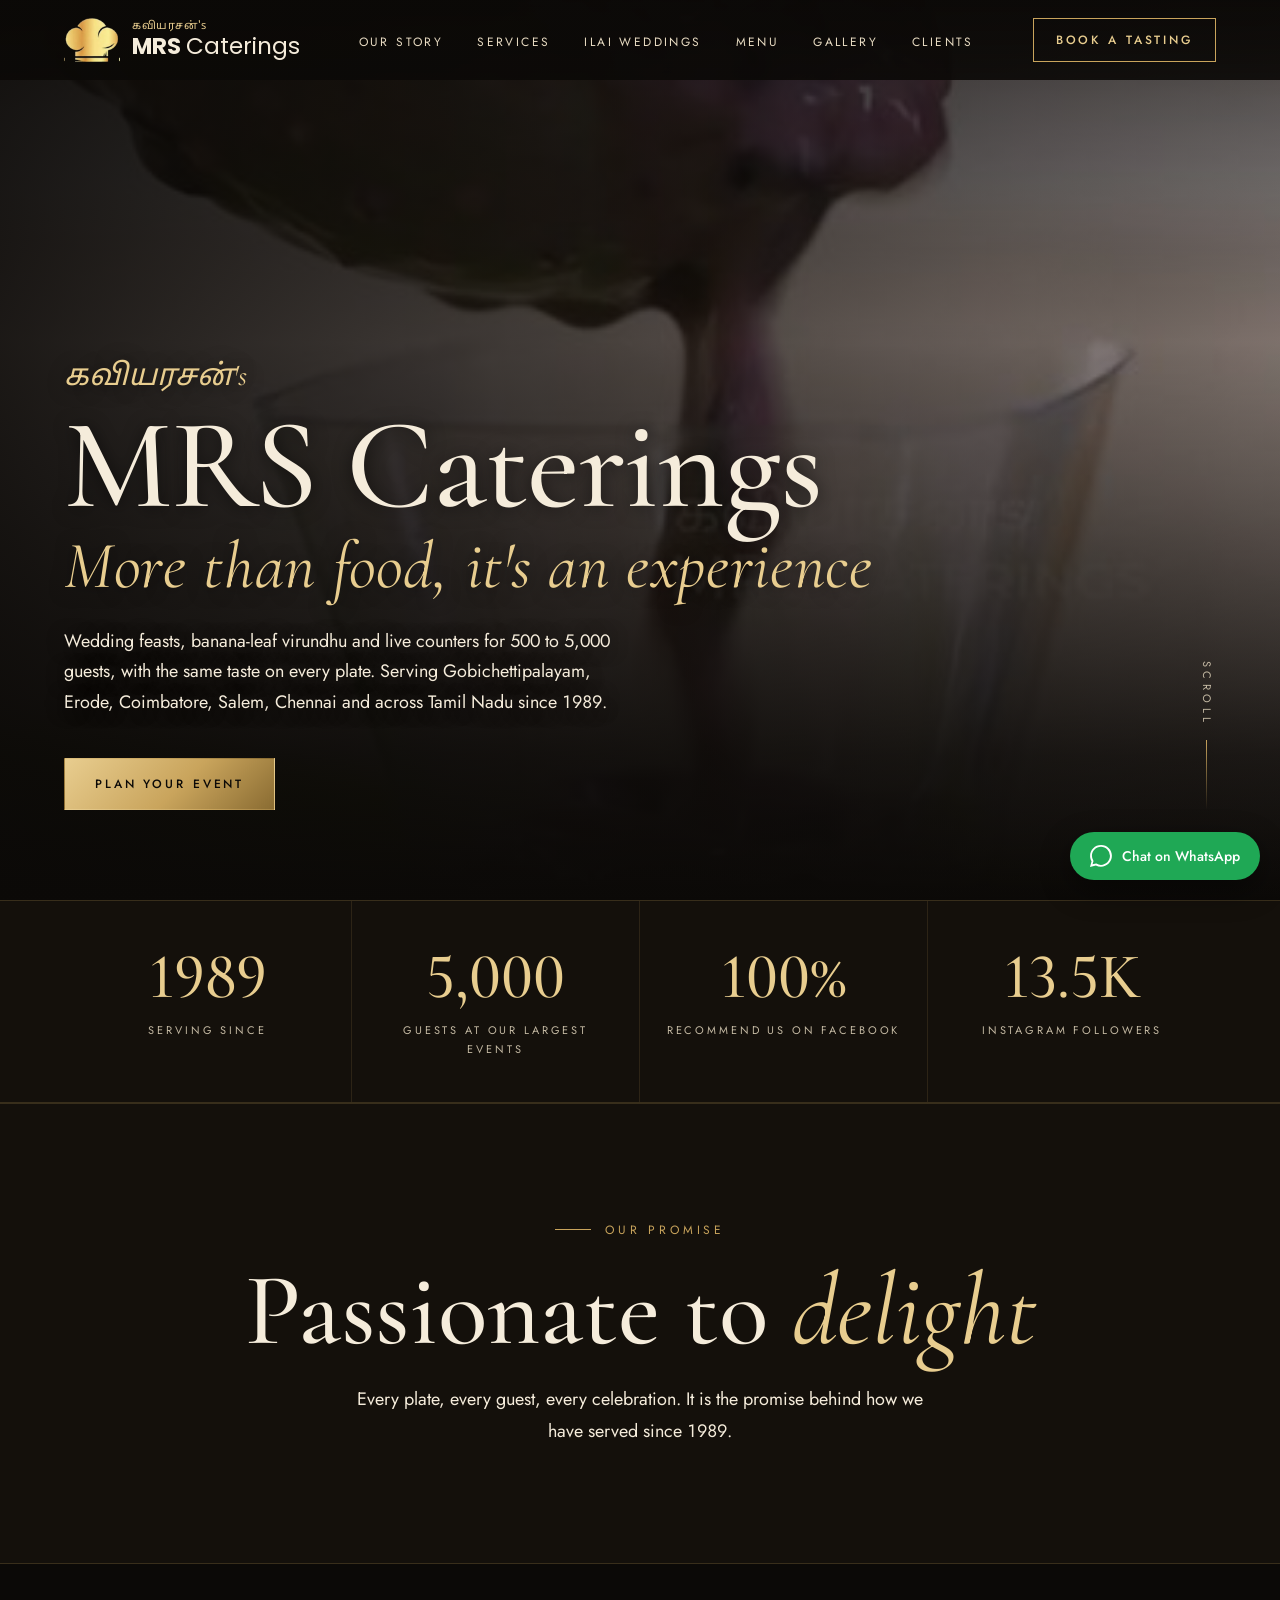
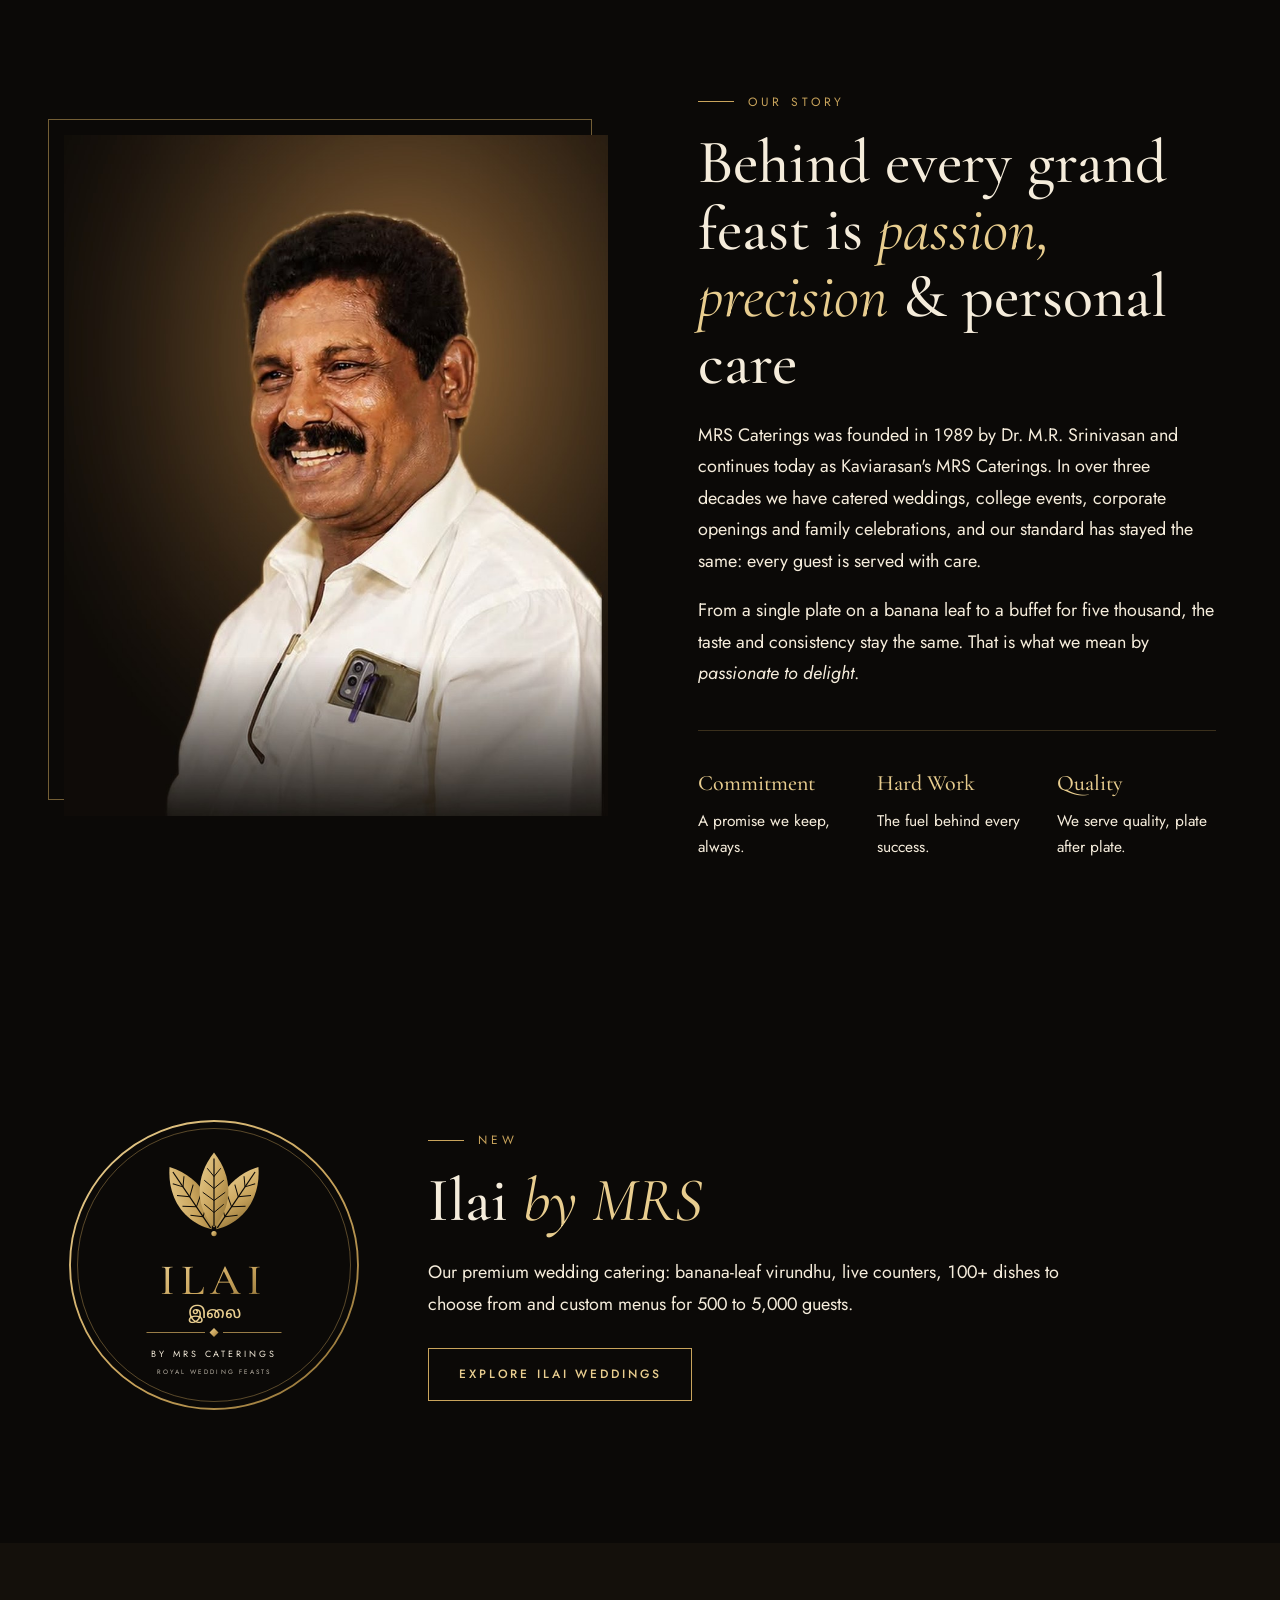
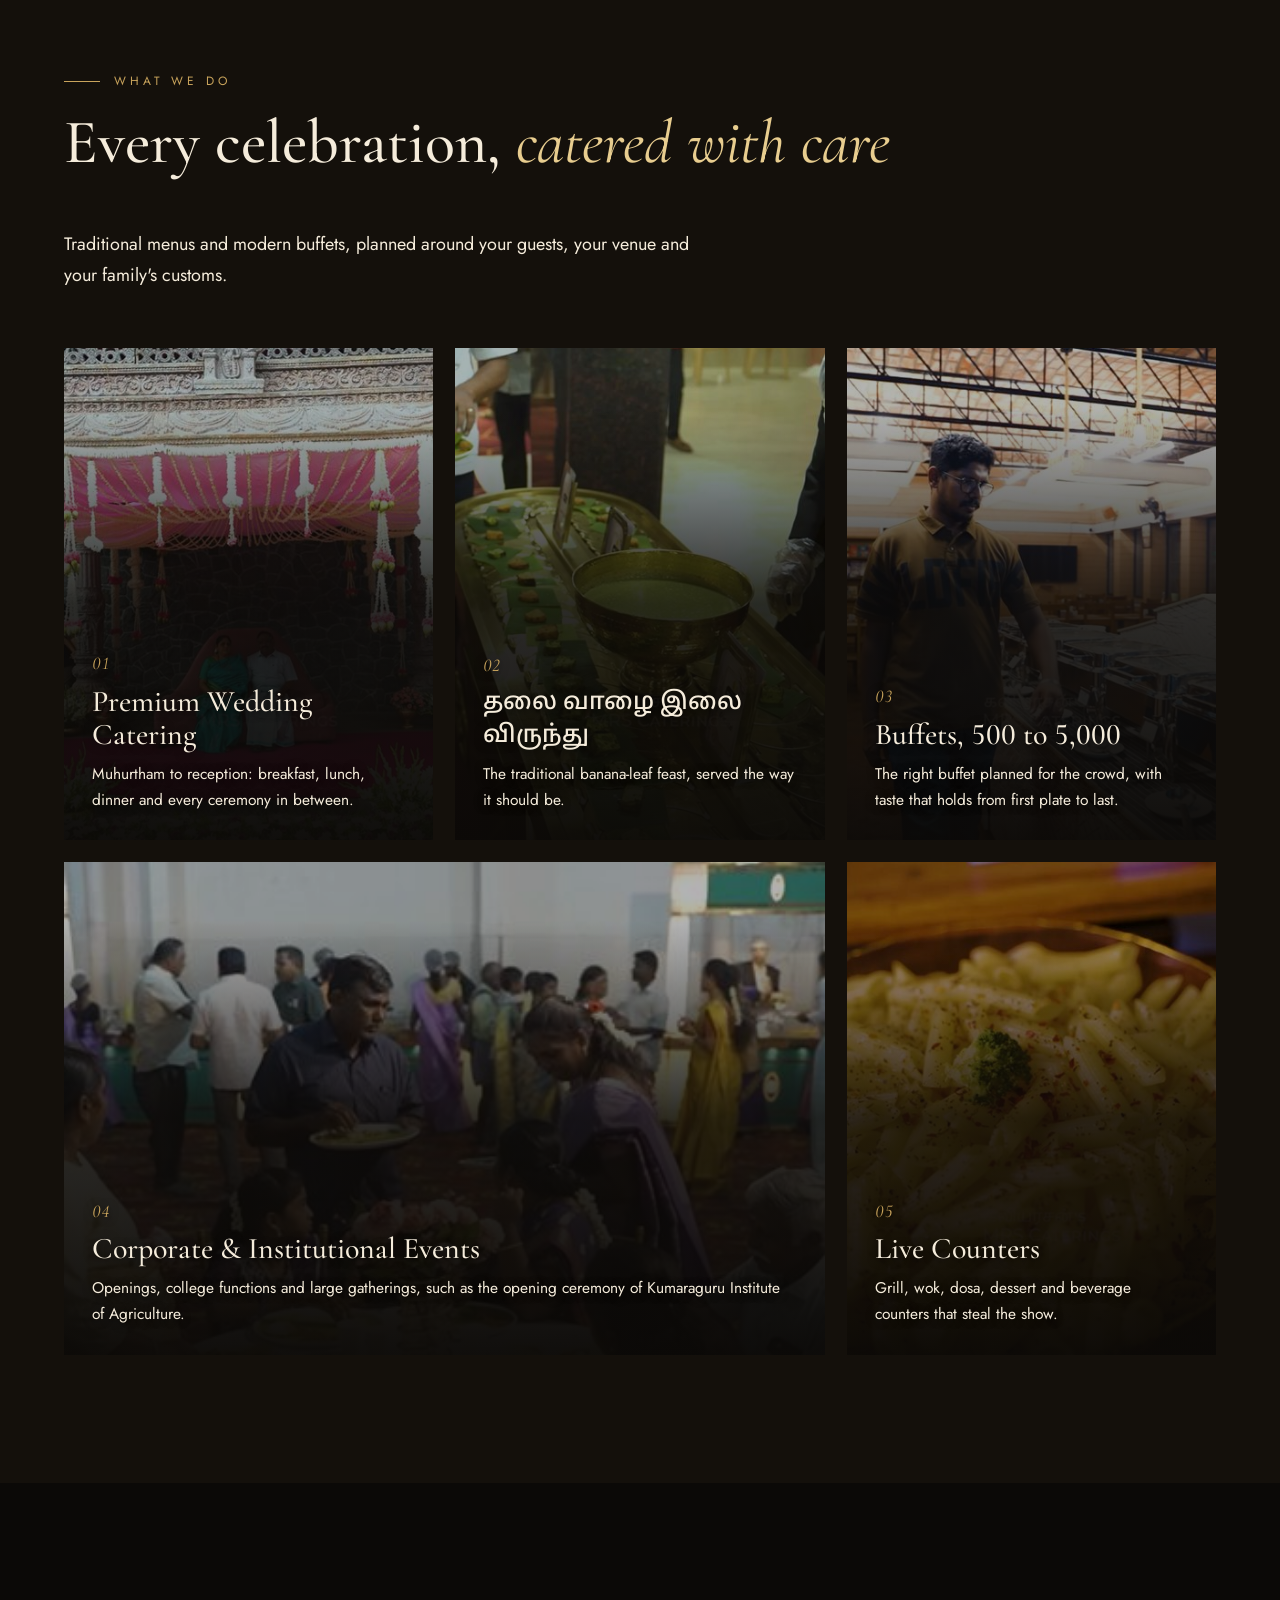
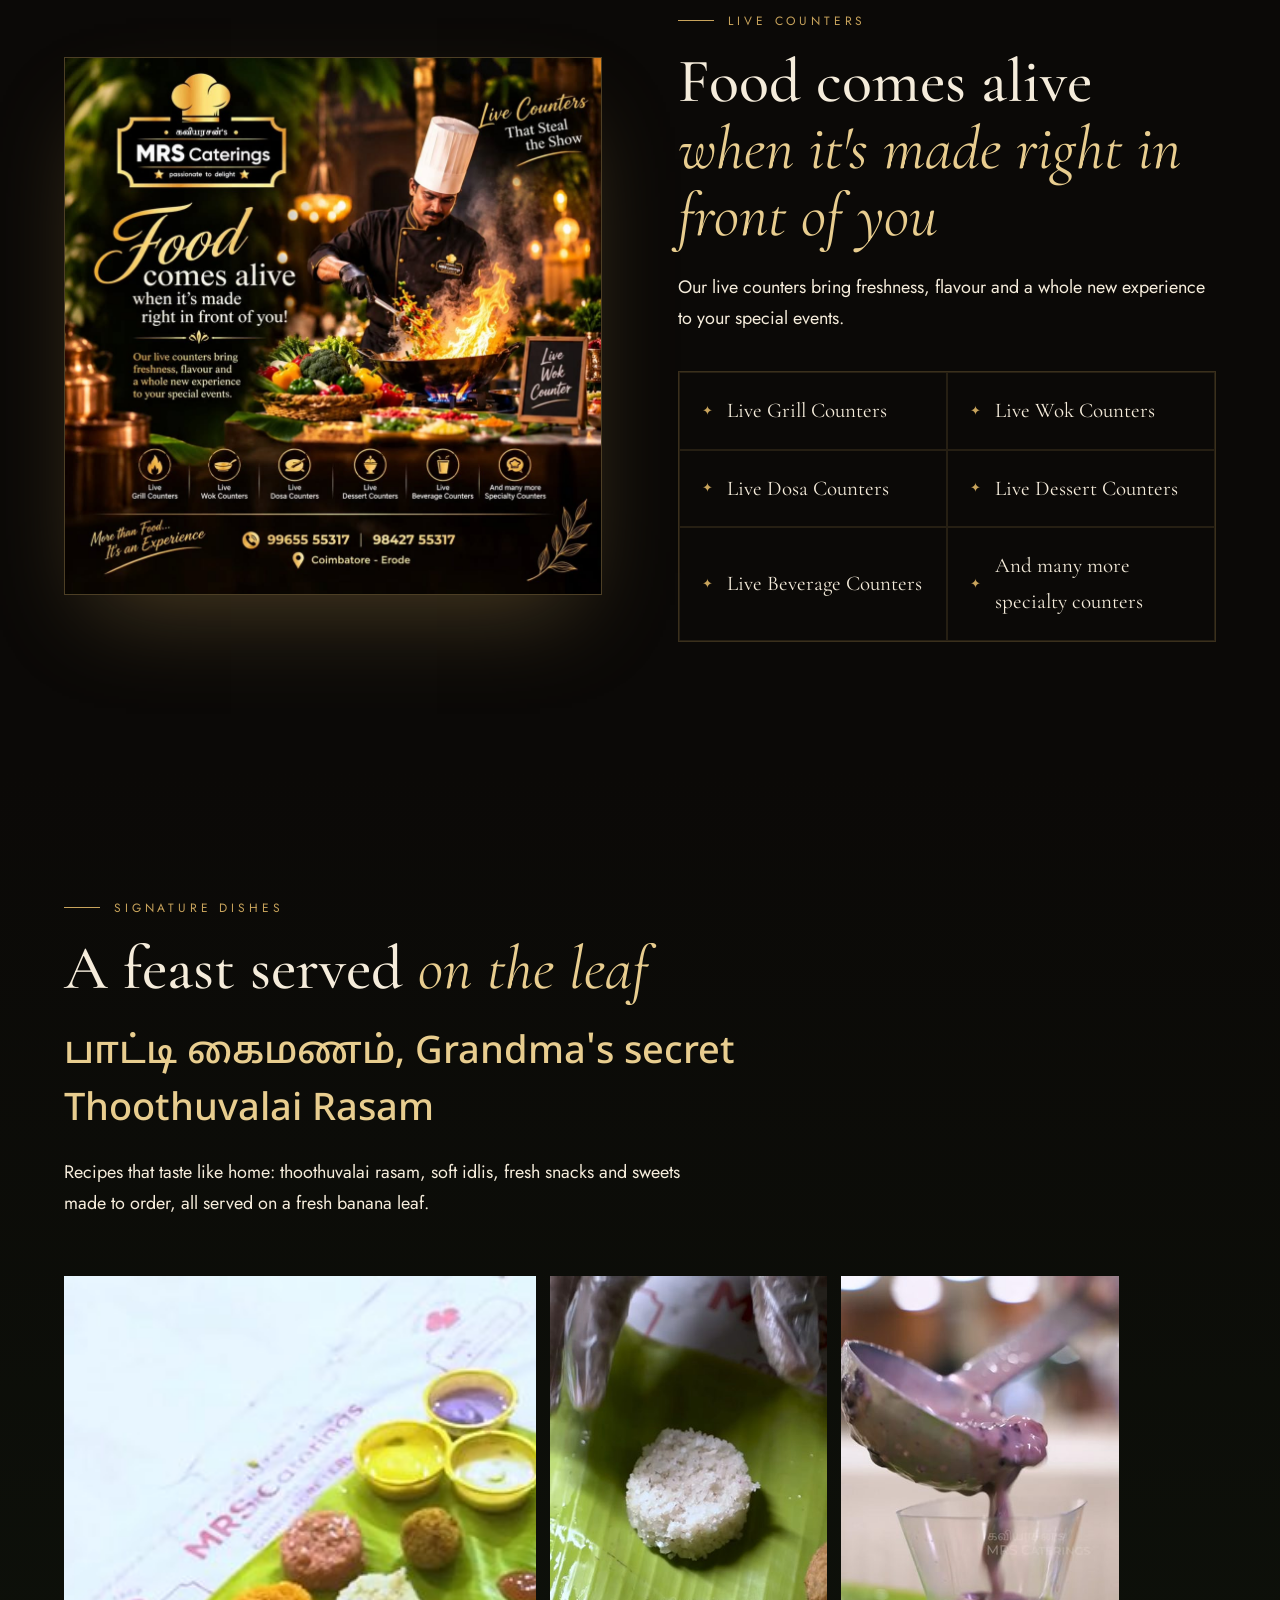
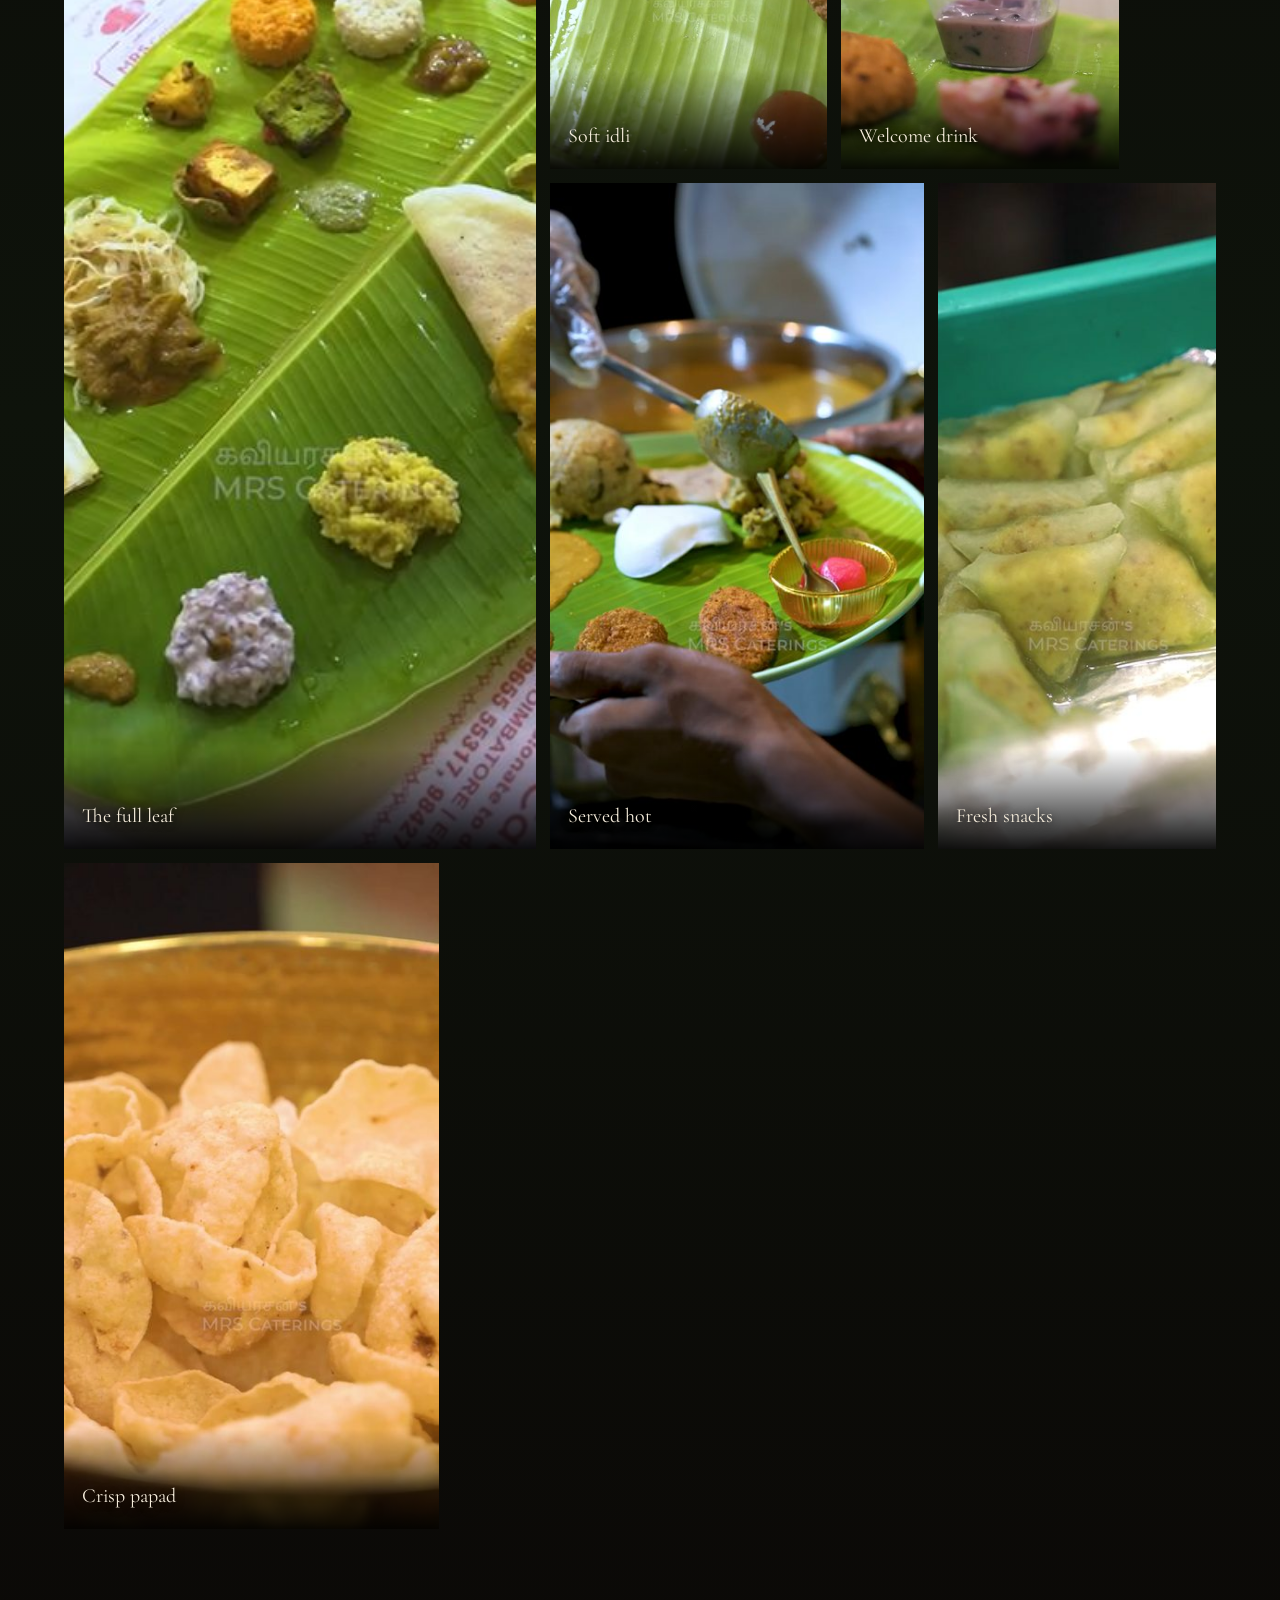
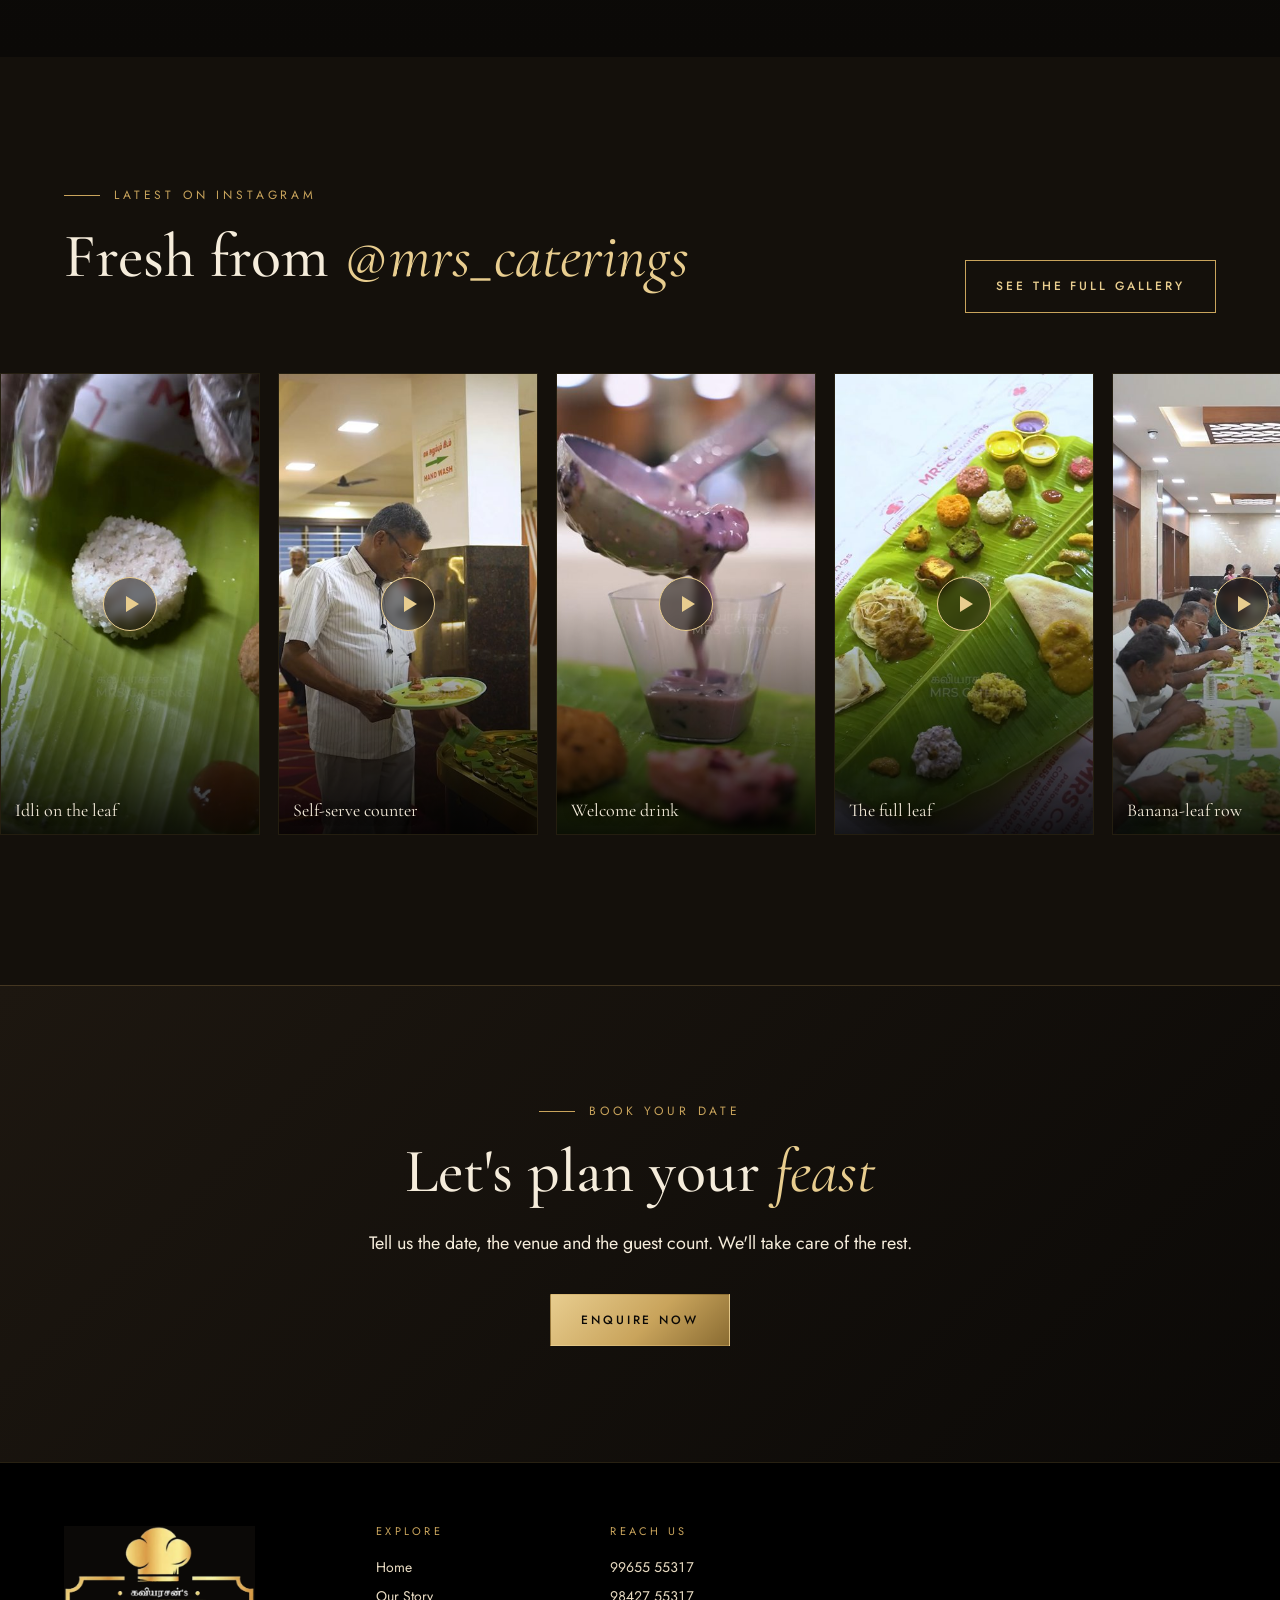
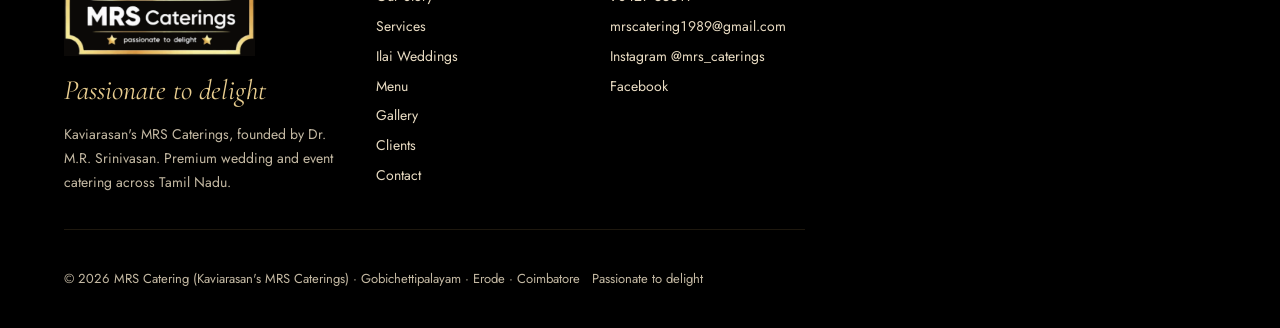
<file: index.html>
<!doctype html>
<html lang="en">
<head>
<meta charset="utf-8">
<meta name="viewport" content="width=device-width, initial-scale=1">
<title>MRS Caterings | Premium Wedding &amp; Event Caterers, Erode</title>
<meta name="description" content="Passionate to delight. Kaviarasan's MRS Caterings, since 1989. Premium wedding catering, banana-leaf feasts, live counters and buffets for 500 to 5,000 guests across Tamil Nadu. Gobichettipalayam (Erode), Coimbatore, Salem, Chennai.">
<link rel="preconnect" href="https://fonts.googleapis.com">
<link rel="preconnect" href="https://fonts.gstatic.com" crossorigin>
<link href="https://fonts.googleapis.com/css2?family=Cormorant+Garamond:ital,wght@0,400;0,500;0,600;1,400;1,500&family=Jost:wght@300;400;500&family=Noto+Sans+Tamil:wght@400;500;600&display=swap" rel="stylesheet">
<link rel="stylesheet" href="css/site.css">
</head>
<body>

<div id="site-header"></div>

<!-- HERO -->
<section class="hero" id="top">
  <video autoplay muted loop playsinline poster="assets/poster/r04.jpg"><source src="assets/video/r04.mp4" type="video/mp4"></video>
  <div class="shade"></div>
  <div class="wrap hero-in">
    <div class="kav tm">கவியரசன்'s</div>
    <h1>MRS Caterings<span>More than food, it's an experience</span></h1>
    <p>Wedding feasts, banana-leaf virundhu and live counters for 500 to 5,000 guests, with the same taste on every plate. Serving Gobichettipalayam, Erode, Coimbatore, Salem, Chennai and across Tamil Nadu since 1989.</p>
    <div class="row">
      <a href="contact.html" class="btn solid">Plan Your Event</a>
    </div>
  </div>
  <div class="scroll-cue">Scroll</div>
</section>

<!-- STATS -->
<div class="stats">
  <div class="wrap grid">
    <div class="stat"><b data-n="1989">1989</b><span>Serving since</span></div>
    <div class="stat"><b>5,000</b><span>Guests at our largest events</span></div>
    <div class="stat"><b>100%</b><span>Recommend us on Facebook</span></div>
    <div class="stat"><b>13.5K</b><span>Instagram followers</span></div>
  </div>
</div>

<!-- TAGLINE -->
<section class="tagline">
  <div class="wrap rv">
    <div class="eyebrow" style="justify-content:center">Our promise</div>
    <p class="tq">Passionate to <em>delight</em></p>
    <p class="lead">Every plate, every guest, every celebration. It is the promise behind how we have served since 1989.</p>
  </div>
</section>

<!-- ABOUT -->
<section class="about" id="about">
  <div class="wrap grid">
    <div class="frame rv">
      <img src="assets/img/founder.jpg" alt="Dr. M.R. Srinivasan, founder of MRS Caterings" loading="lazy">
    </div>
    <div class="rv">
      <div class="eyebrow">Our Story</div>
      <h2 class="title">Behind every grand feast is <em>passion, precision</em> &amp; personal care</h2>
      <p class="lead">MRS Caterings was founded in 1989 by Dr. M.R. Srinivasan and continues today as Kaviarasan's MRS Caterings. In over three decades we have catered weddings, college events, corporate openings and family celebrations, and our standard has stayed the same: every guest is served with care.</p>
      <p class="lead">From a single plate on a banana leaf to a buffet for five thousand, the taste and consistency stay the same. That is what we mean by <i>passionate to delight</i>.</p>
      <div class="vals">
        <div><h4>Commitment</h4><p>A promise we keep, always.</p></div>
        <div><h4>Hard Work</h4><p>The fuel behind every success.</p></div>
        <div><h4>Quality</h4><p>We serve quality, plate after plate.</p></div>
      </div>
    </div>
  </div>
</section>

<section class="ilai-band">
  <div class="wrap band-ilai">
    <div aria-hidden="true"><svg viewBox="0 0 400 400" role="img" aria-label="ILAI by MRS Caterings logo" xmlns="http://www.w3.org/2000/svg">
<defs><linearGradient id="gi1" x1="0" y1="0" x2="1" y2="1"><stop offset="0" stop-color="#e8cd8f"/><stop offset=".55" stop-color="#c9a45c"/><stop offset="1" stop-color="#8a6c32"/></linearGradient></defs>
<style>.n{font-family:'Cormorant Garamond',Georgia,serif;font-weight:500;fill:url(#gi1)}.t{font-family:'Noto Sans Tamil',sans-serif;font-weight:500;fill:#e8cd8f}.s{font-family:'Jost',sans-serif;fill:#f5ecdb;letter-spacing:.32em}</style>
<circle cx="200" cy="200" r="192" fill="#0b0907" stroke="url(#gi1)" stroke-width="2.5"/>
<circle cx="200" cy="200" r="182" fill="none" stroke="#c9a45c" stroke-width=".8" opacity=".7"/>
<g transform="translate(200,150)"><g transform="rotate(-34) translate(-4,0)"><path d="M0,0 C-24,-26 -27,-66 0,-100 C27,-66 24,-26 0,0Z" fill="url(#gi1)"/><path d="M0,-2 L0,-92" stroke="#0b0907" stroke-width="1.6"/><path d="M0,-20 L-13,-31 M0,-20 L13,-31" stroke="#0b0907" stroke-width="1.3" fill="none"/><path d="M0,-36 L-15,-47 M0,-36 L15,-47" stroke="#0b0907" stroke-width="1.3" fill="none"/><path d="M0,-52 L-13,-63 M0,-52 L13,-63" stroke="#0b0907" stroke-width="1.3" fill="none"/><path d="M0,-68 L-9,-79 M0,-68 L9,-79" stroke="#0b0907" stroke-width="1.3" fill="none"/></g><g transform="rotate(34) translate(4,0)"><path d="M0,0 C-24,-26 -27,-66 0,-100 C27,-66 24,-26 0,0Z" fill="url(#gi1)"/><path d="M0,-2 L0,-92" stroke="#0b0907" stroke-width="1.6"/><path d="M0,-20 L-13,-31 M0,-20 L13,-31" stroke="#0b0907" stroke-width="1.3" fill="none"/><path d="M0,-36 L-15,-47 M0,-36 L15,-47" stroke="#0b0907" stroke-width="1.3" fill="none"/><path d="M0,-52 L-13,-63 M0,-52 L13,-63" stroke="#0b0907" stroke-width="1.3" fill="none"/><path d="M0,-68 L-9,-79 M0,-68 L9,-79" stroke="#0b0907" stroke-width="1.3" fill="none"/></g><g><path d="M0,0 C-24,-26 -27,-66 0,-100 C27,-66 24,-26 0,0Z" fill="url(#gi1)"/><path d="M0,-2 L0,-92" stroke="#0b0907" stroke-width="1.6"/><path d="M0,-20 L-13,-31 M0,-20 L13,-31" stroke="#0b0907" stroke-width="1.3" fill="none"/><path d="M0,-36 L-15,-47 M0,-36 L15,-47" stroke="#0b0907" stroke-width="1.3" fill="none"/><path d="M0,-52 L-13,-63 M0,-52 L13,-63" stroke="#0b0907" stroke-width="1.3" fill="none"/><path d="M0,-68 L-9,-79 M0,-68 L9,-79" stroke="#0b0907" stroke-width="1.3" fill="none"/></g><circle cx="0" cy="8" r="3.5" fill="url(#gi1)"/></g>
<text x="200" y="238" text-anchor="middle" class="n" font-size="58" letter-spacing="8">ILAI</text>
<text x="200" y="270" text-anchor="middle" class="t" font-size="21">இலை</text>
<g stroke="#c9a45c" stroke-width="1"><line x1="110" y1="290" x2="188" y2="290"/><line x1="212" y1="290" x2="290" y2="290"/></g>
<path d="M200,284 l6,6 -6,6 -6,-6z" fill="url(#gi1)"/>
<text x="200" y="322" text-anchor="middle" class="s" font-size="12">BY MRS CATERINGS</text>
<text x="200" y="345" text-anchor="middle" class="s" font-size="8.5" opacity=".75">ROYAL WEDDING FEASTS</text>
</svg></div>
    <div class="rv">
      <div class="eyebrow">New</div>
      <h2 class="title">Ilai <em>by MRS</em></h2>
      <p class="lead">Our premium wedding catering: banana-leaf virundhu, live counters, 100+ dishes to choose from and custom menus for 500 to 5,000 guests.</p>
      <p style="margin-top:28px"><a class="btn" href="ilai.html">Explore Ilai weddings</a></p>
    </div>
  </div>
</section>


<!-- SERVICES -->
<section class="services" id="services">
  <div class="wrap">
    <div class="head rv">
      <div><div class="eyebrow">What we do</div><h2 class="title">Every celebration, <em>catered with care</em></h2></div>
      <p class="lead">Traditional menus and modern buffets, planned around your guests, your venue and your family's customs.</p>
    </div>
    <div class="cards">
      <article class="card rv"><img src="assets/poster/r01.jpg" alt="Wedding stage" loading="lazy"><div class="tx"><div class="no">01</div><h3>Premium Wedding Catering</h3><p>Muhurtham to reception: breakfast, lunch, dinner and every ceremony in between.</p></div></article>
      <article class="card rv"><img src="assets/poster/r19.jpg" alt="Banana leaf feast service" loading="lazy"><div class="tx"><div class="no">02</div><h3 class="tm">தலை வாழை இலை விருந்து</h3><p>The traditional banana-leaf feast, served the way it should be.</p></div></article>
      <article class="card rv"><img src="assets/poster/r00.jpg" alt="Buffet counters" loading="lazy"><div class="tx"><div class="no">03</div><h3>Buffets, 500 to 5,000</h3><p>The right buffet planned for the crowd, with taste that holds from first plate to last.</p></div></article>
      <article class="card wide rv"><img src="assets/poster/r09.jpg" alt="Banquet hall" loading="lazy" style="object-position:center 35%"><div class="tx"><div class="no">04</div><h3>Corporate &amp; Institutional Events</h3><p>Openings, college functions and large gatherings, such as the opening ceremony of Kumaraguru Institute of Agriculture.</p></div></article>
      <article class="card rv"><img src="assets/poster/r16.jpg" alt="Live pasta counter" loading="lazy"><div class="tx"><div class="no">05</div><h3>Live Counters</h3><p>Grill, wok, dosa, dessert and beverage counters that steal the show.</p></div></article>
    </div>
  </div>
</section>

<!-- LIVE COUNTERS -->
<section class="live" id="live">
  <div class="wrap grid">
    <div class="poster rv"><img src="assets/img/live-counters.jpg" alt="MRS Caterings live wok counter" loading="lazy"></div>
    <div class="rv">
      <div class="eyebrow">Live Counters</div>
      <h2 class="title">Food comes alive <em>when it's made right in front of you</em></h2>
      <p class="lead">Our live counters bring freshness, flavour and a whole new experience to your special events.</p>
      <ul class="counters">
        <li>Live Grill Counters</li><li>Live Wok Counters</li><li>Live Dosa Counters</li>
        <li>Live Dessert Counters</li><li>Live Beverage Counters</li><li>And many more specialty counters</li>
      </ul>
    </div>
  </div>
</section>

<!-- SIGNATURE -->
<section class="sig" id="signature">
  <div class="wrap">
    <div class="rv" style="max-width:760px">
      <div class="eyebrow">Signature dishes</div>
      <h2 class="title">A feast served <em>on the leaf</em></h2>
      <div class="tamil-q">பாட்டி கைமணம், Grandma's secret Thoothuvalai Rasam</div>
      <p class="lead" style="margin-top:18px">Recipes that taste like home: thoothuvalai rasam, soft idlis, fresh snacks and sweets made to order, all served on a fresh banana leaf.</p>
    </div>
    <div class="grid">
      <figure class="a rv"><img src="assets/poster/r26.jpg" alt="Banana leaf feast" loading="lazy"><figcaption>The full leaf</figcaption></figure>
      <figure class="b rv"><img src="assets/poster/r15.jpg" alt="Idli on banana leaf" loading="lazy"><figcaption>Soft idli</figcaption></figure>
      <figure class="c rv"><img src="assets/poster/r04.jpg" alt="Drink poured beside vadai" loading="lazy"><figcaption>Welcome drink</figcaption></figure>
      <figure class="d rv"><img src="assets/poster/r23.jpg" alt="Sambar served on leaf" loading="lazy"><figcaption>Served hot</figcaption></figure>
      <figure class="e rv"><img src="assets/poster/r11.jpg" alt="Samosa" loading="lazy"><figcaption>Fresh snacks</figcaption></figure>
      <figure class="f rv"><img src="assets/poster/r22.jpg" alt="Papad" loading="lazy"><figcaption>Crisp papad</figcaption></figure>
    </div>
  </div>
</section>

<!-- LATEST FROM INSTAGRAM -->
<section class="reels" id="reels">
  <div class="wrap">
    <div class="head rv">
      <div><div class="eyebrow">Latest on Instagram</div><h2 class="title">Fresh from <em>@mrs_caterings</em></h2></div>
      <a class="btn" href="gallery.html">See the full gallery</a>
    </div>
    <div class="stories" data-stories></div>
  </div>
  <div class="wrap"><div class="rail" data-feed="reels" data-limit="10"></div></div>
</section>

<section class="cta-band">
  <div class="wrap rv">
    <div class="eyebrow" style="justify-content:center">Book your date</div>
    <h2 class="title">Let's plan your <em>feast</em></h2>
    <p class="lead" style="margin:0 auto 34px">Tell us the date, the venue and the guest count. We'll take care of the rest.</p>
    <a class="btn solid" href="contact.html">Enquire now</a>
  </div>
</section>

<div id="site-footer"></div>
<script src="js/site.js"></script>
</body>
</html>
</file>
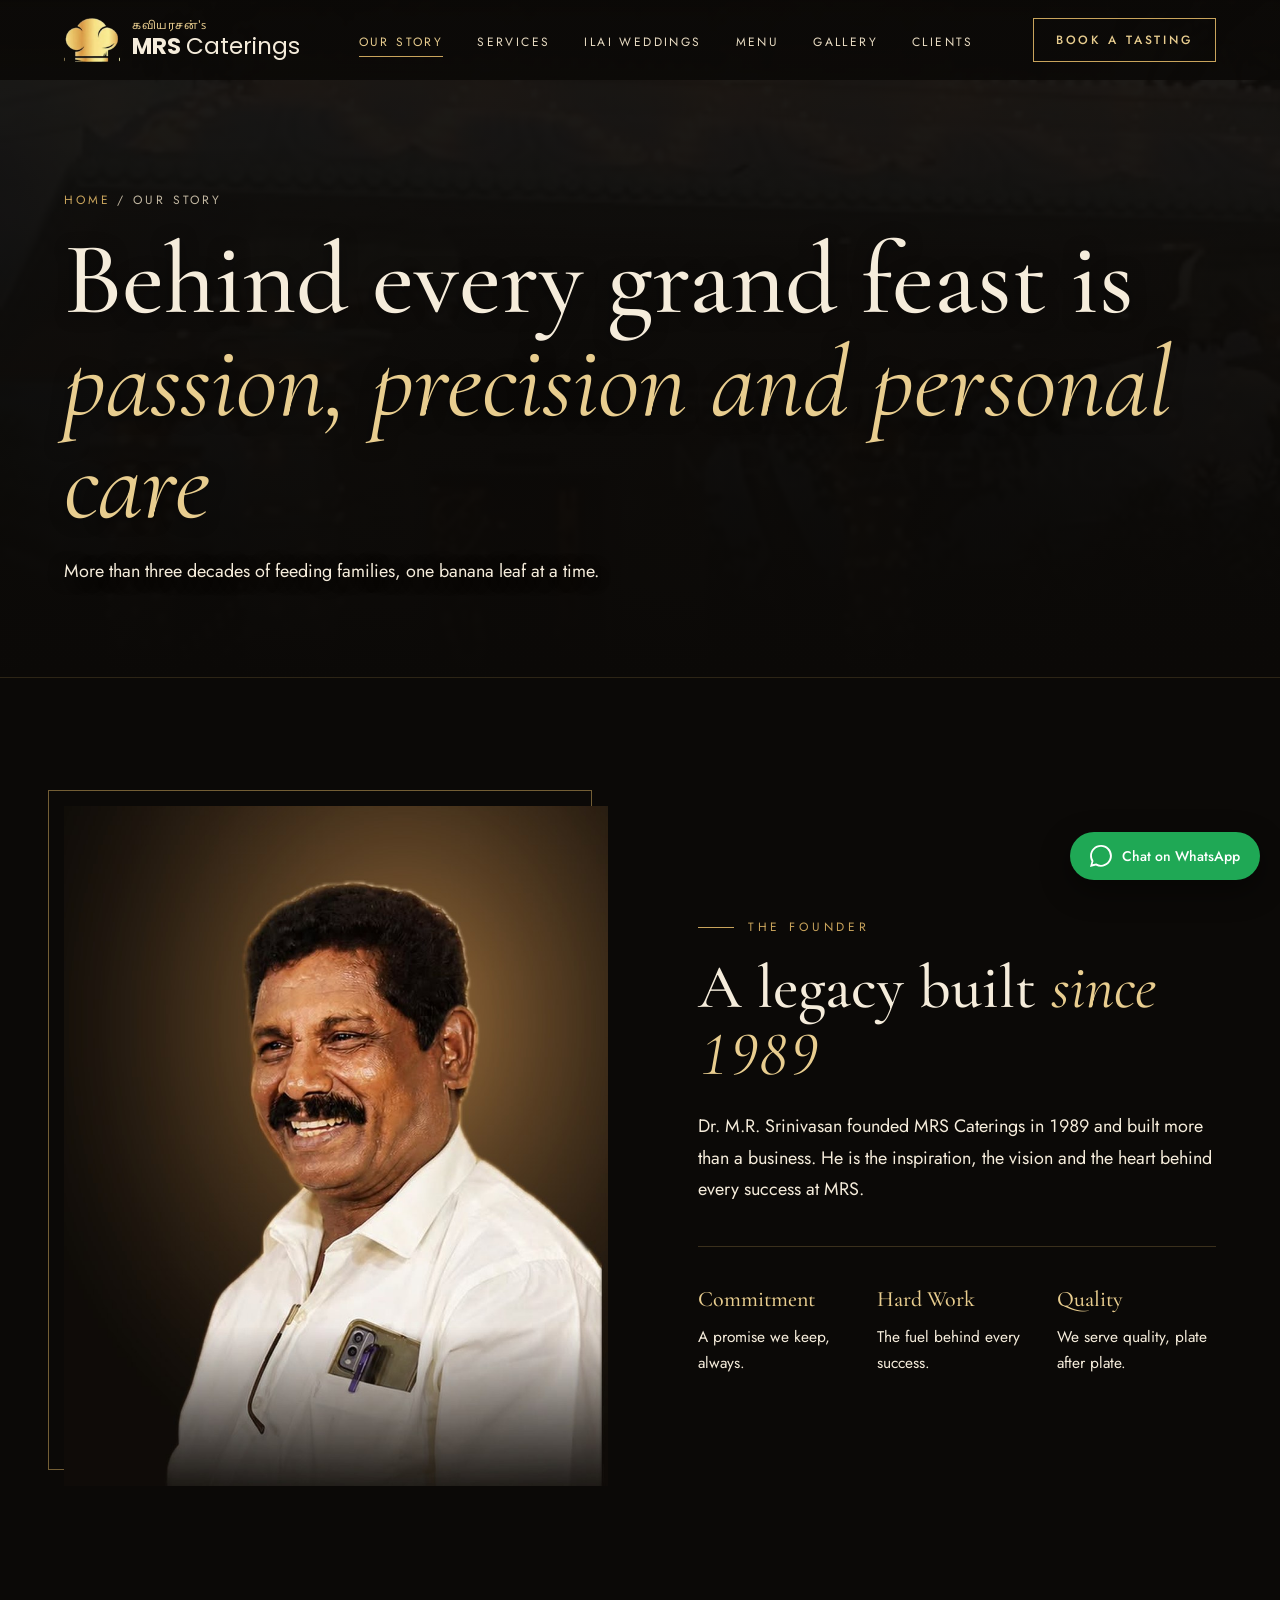
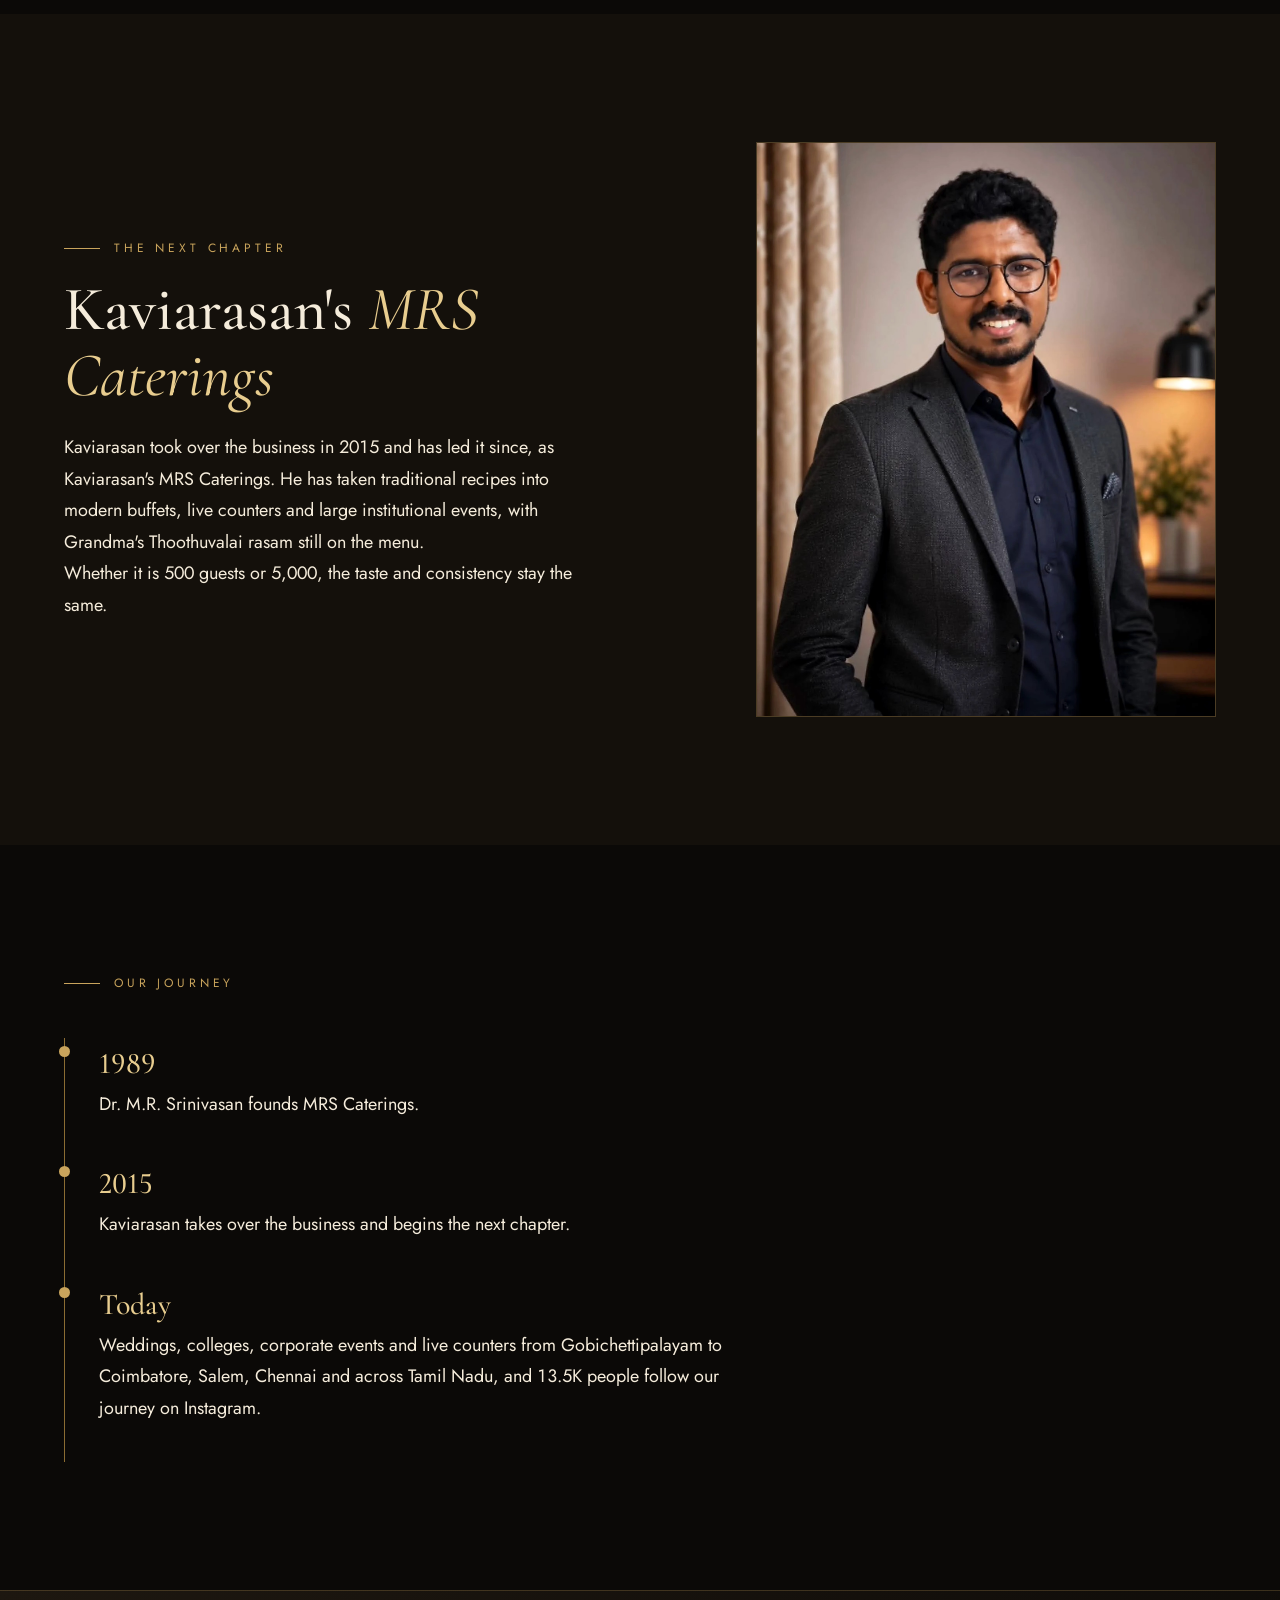
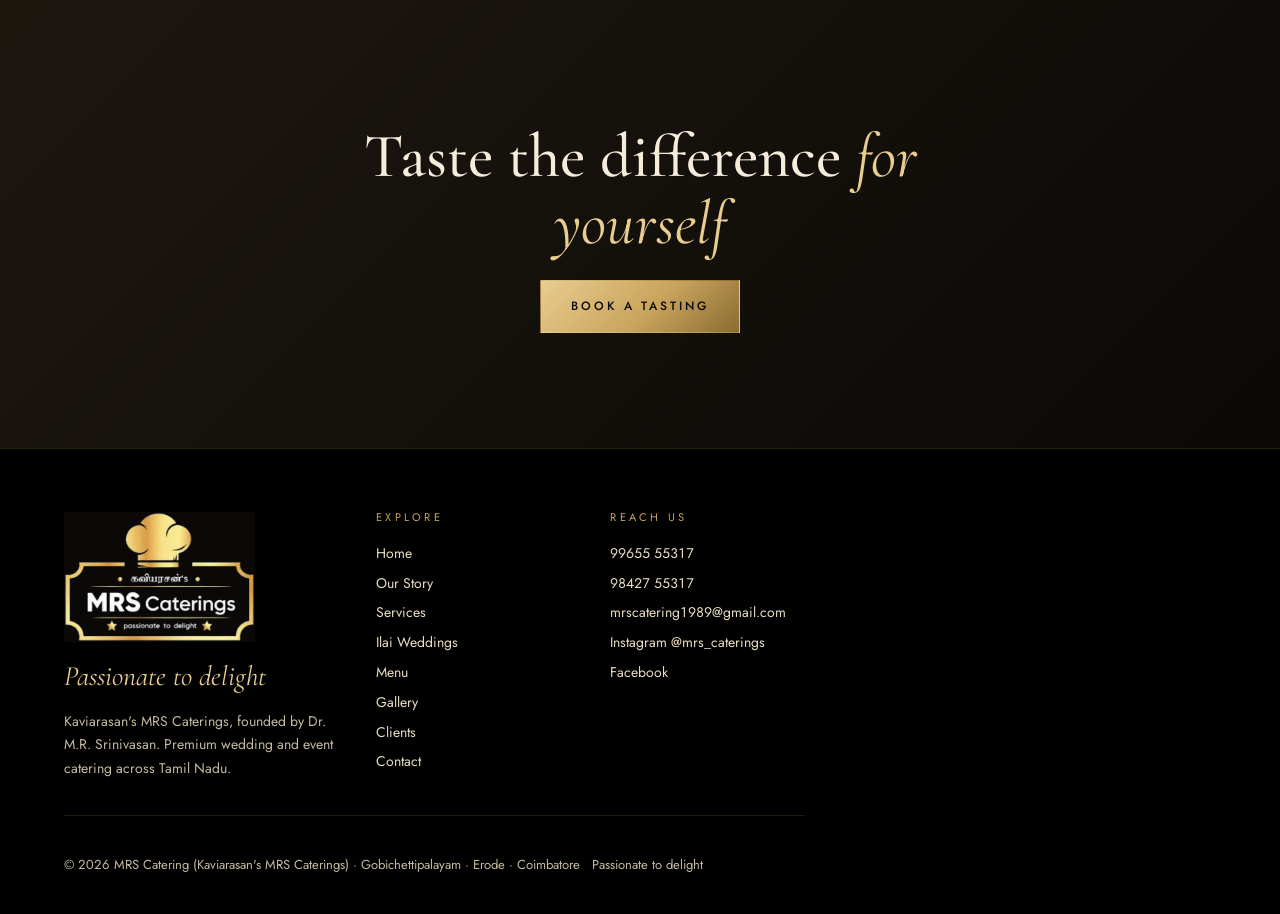
<file: about.html>
<!doctype html>
<html lang="en"><head>
<meta charset="utf-8"><meta name="viewport" content="width=device-width, initial-scale=1">
<title>Our Story | MRS Caterings, since 1989</title>
<meta name="description" content="Founded by Dr. M.R. Srinivasan in 1989 and carried forward as Kaviarasan's MRS Caterings: three decades of wedding and event catering from Gobichettipalayam, Erode.">
<link rel="preconnect" href="https://fonts.googleapis.com"><link rel="preconnect" href="https://fonts.gstatic.com" crossorigin>
<link href="https://fonts.googleapis.com/css2?family=Cormorant+Garamond:ital,wght@0,400;0,500;0,600;1,400;1,500&family=Jost:wght@300;400;500&family=Noto+Sans+Tamil:wght@400;500;600&display=swap" rel="stylesheet">
<link rel="stylesheet" href="css/site.css">
</head><body>
<div id="site-header"></div>

<section class="page-hero">
  <div class="bg" style="background-image:url(assets/poster/r05.jpg)"></div>
  <div class="wrap">
    <div class="crumbs"><a href="index.html">Home</a> / Our Story</div>
    <h1>Behind every grand feast is <em>passion, precision and personal care</em></h1>
    <p class="lead">More than three decades of feeding families, one banana leaf at a time.</p>
  </div>
</section>

<section class="about">
  <div class="wrap grid">
    <div class="frame rv">
      <img src="assets/img/founder.jpg" alt="Dr. M.R. Srinivasan, founder" loading="lazy">
    </div>
    <div class="rv">
      <div class="eyebrow">The founder</div>
      <h2 class="title">A legacy built <em>since 1989</em></h2>
      <p class="lead">Dr. M.R. Srinivasan founded MRS Caterings in 1989 and built more than a business. He is the inspiration, the vision and the heart behind every success at MRS.</p>
            <div class="vals">
        <div><h4>Commitment</h4><p>A promise we keep, always.</p></div>
        <div><h4>Hard Work</h4><p>The fuel behind every success.</p></div>
        <div><h4>Quality</h4><p>We serve quality, plate after plate.</p></div>
      </div>
    </div>
  </div>
</section>

<section class="founder">
  <div class="wrap grid">
    <div class="rv">
      <div class="eyebrow">The next chapter</div>
      <h2 class="title">Kaviarasan's <em>MRS Caterings</em></h2>
      <p class="lead">Kaviarasan took over the business in 2015 and has led it since, as Kaviarasan's MRS Caterings. He has taken traditional recipes into modern buffets, live counters and large institutional events, with Grandma's Thoothuvalai rasam still on the menu.</p>
      <p class="lead">Whether it is 500 guests or 5,000, the taste and consistency stay the same.</p>
    </div>
    <div class="pics rv" style="grid-template-columns:1fr;max-width:460px;margin-left:auto">
      <figure class="kv"><img src="assets/img/kaviarasan.jpg" alt="Kaviarasan of MRS Caterings" loading="lazy"></figure>
    </div>
  </div>
</section>

<section>
  <div class="wrap">
    <div class="eyebrow rv">Our journey</div>
    <div class="tl rv">
      <div><b>1989</b><p class="lead">Dr. M.R. Srinivasan founds MRS Caterings.</p></div>
      <div><b>2015</b><p class="lead">Kaviarasan takes over the business and begins the next chapter.</p></div>
            <div><b>Today</b><p class="lead">Weddings, colleges, corporate events and live counters from Gobichettipalayam to Coimbatore, Salem, Chennai and across Tamil Nadu, and 13.5K people follow our journey on Instagram.</p></div>
    </div>
  </div>
</section>

<section class="cta-band"><div class="wrap rv">
  <h2 class="title">Taste the difference <em>for yourself</em></h2>
  <a class="btn solid" href="contact.html">Book a tasting</a>
</div></section>

<div id="site-footer"></div>
<script src="js/site.js"></script>
</body></html>
</file>
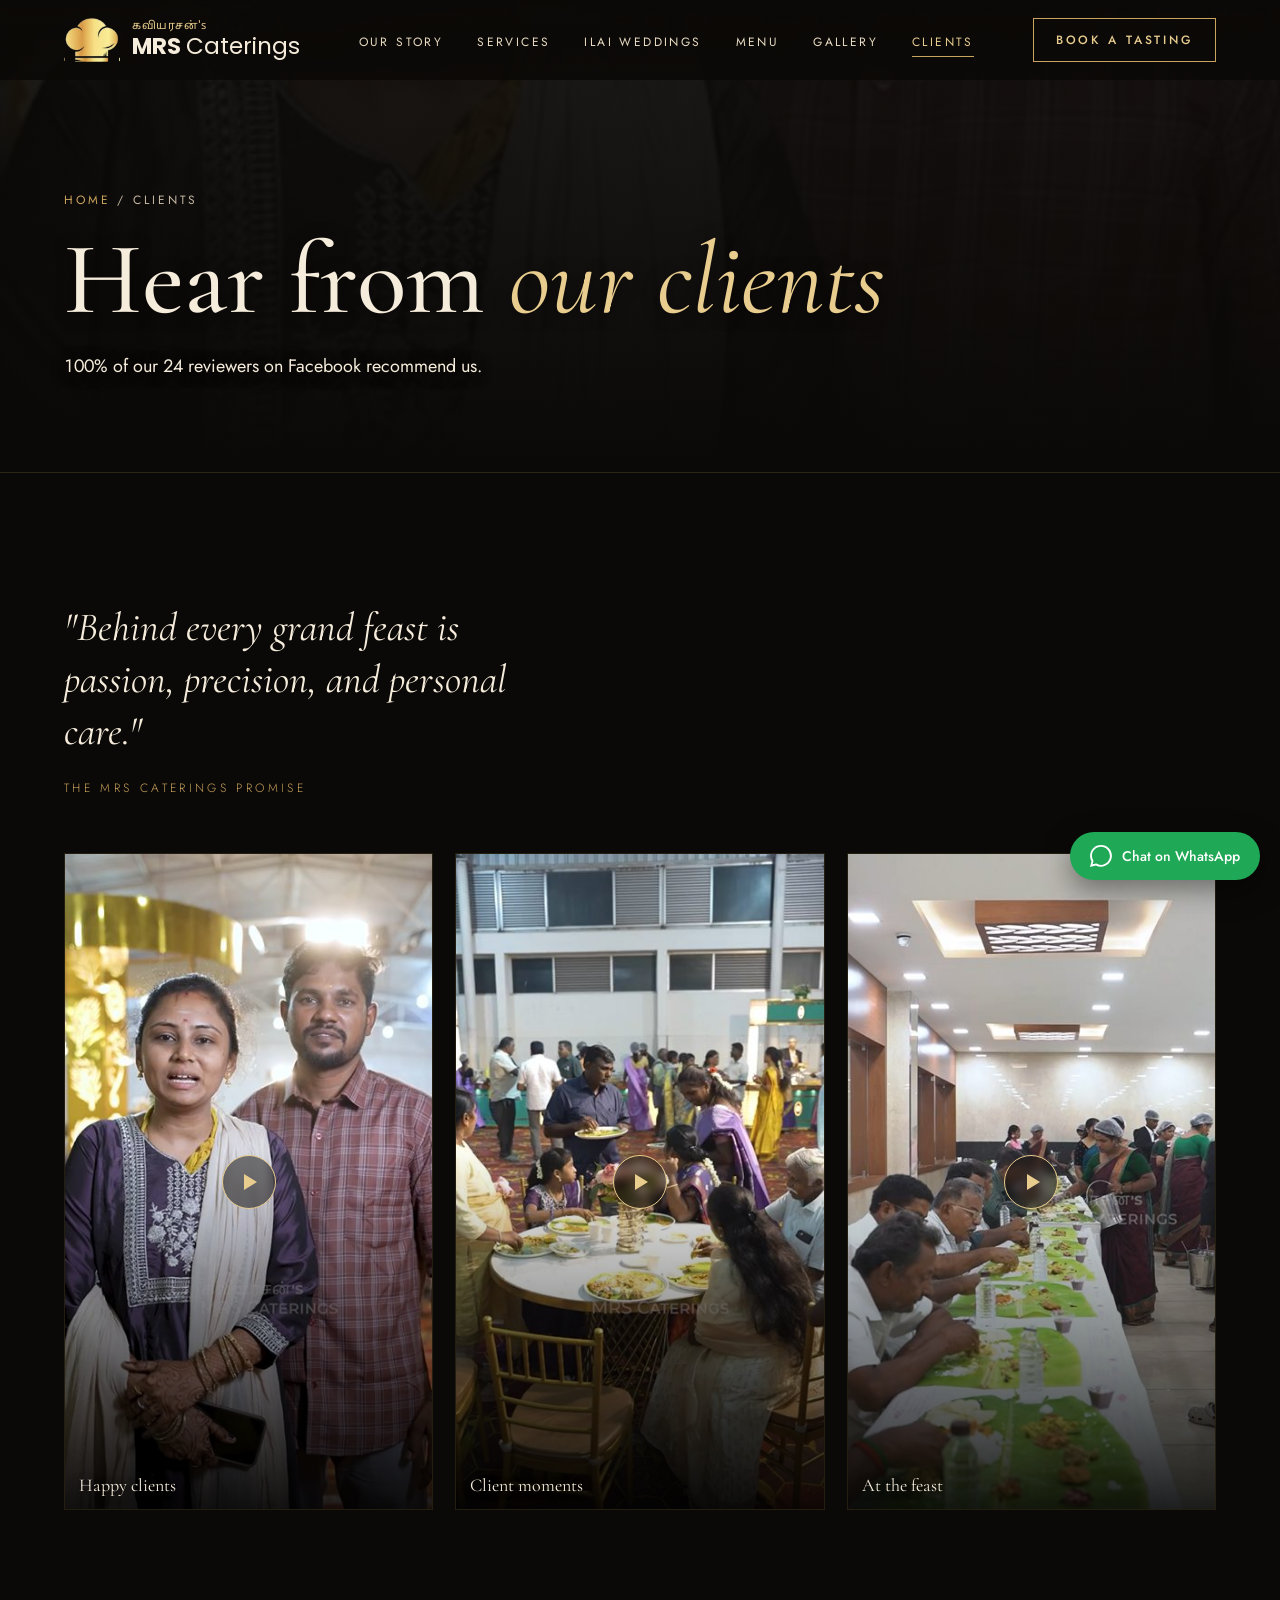
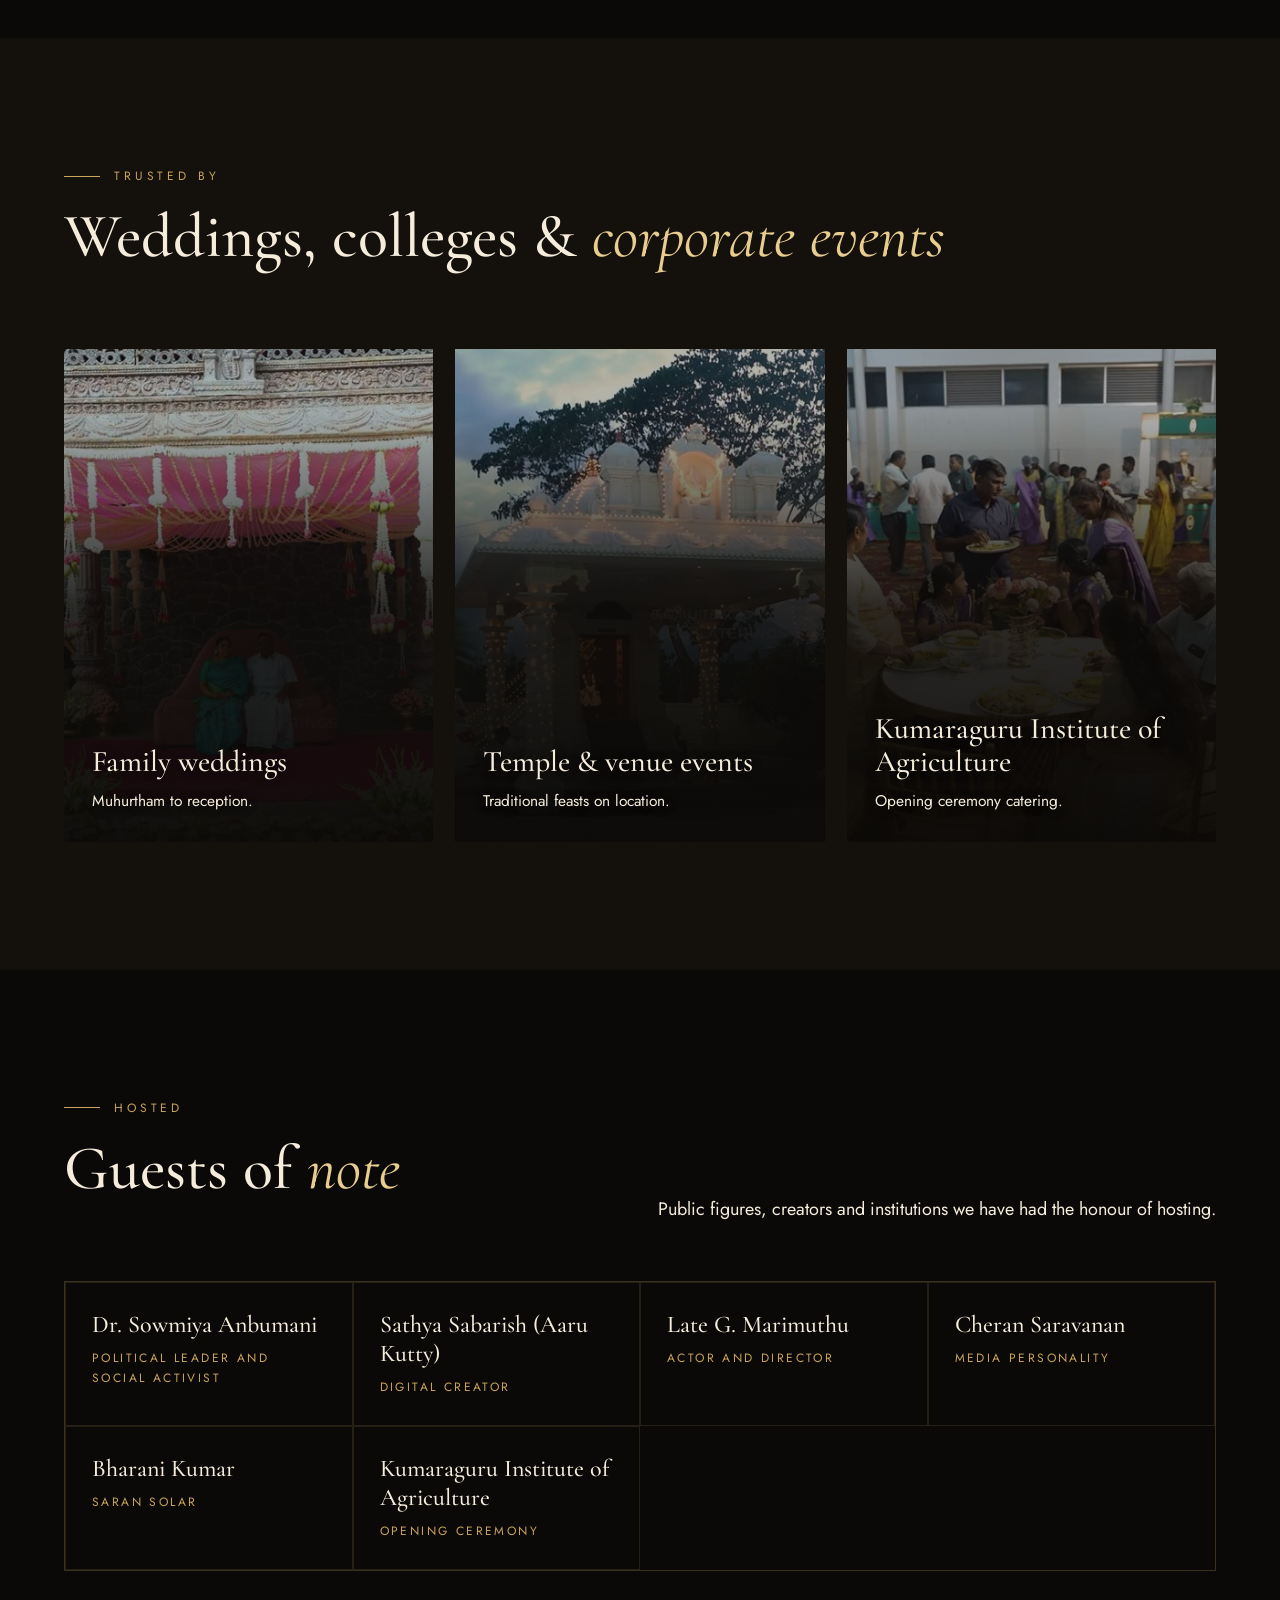
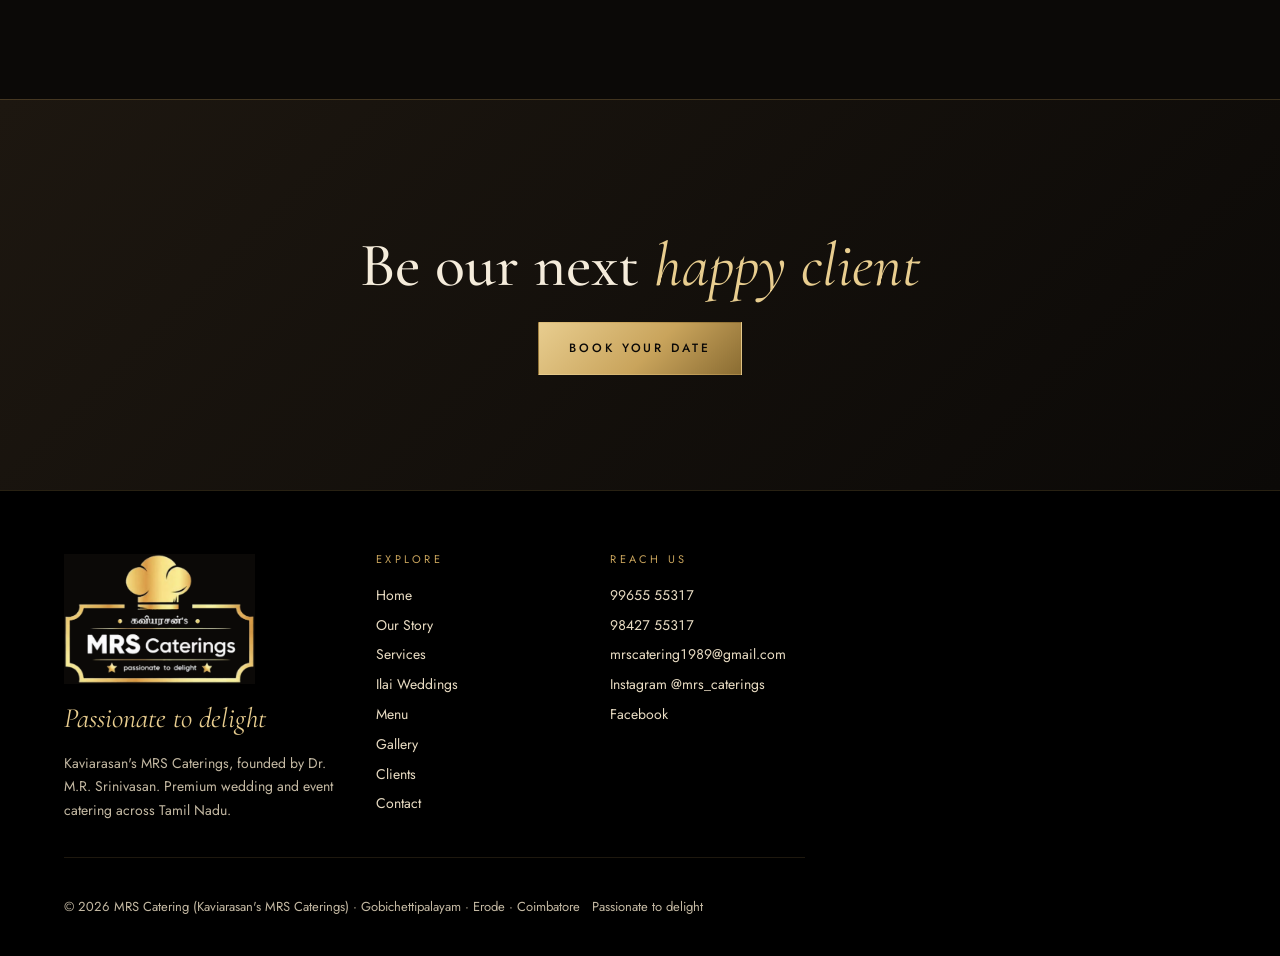
<file: clients.html>
<!doctype html>
<html lang="en"><head>
<meta charset="utf-8"><meta name="viewport" content="width=device-width, initial-scale=1">
<title>Clients | MRS Caterings</title>
<meta name="description" content="Hear from the families and institutions MRS Caterings has served. 100% recommend on Facebook.">
<link rel="preconnect" href="https://fonts.googleapis.com"><link rel="preconnect" href="https://fonts.gstatic.com" crossorigin>
<link href="https://fonts.googleapis.com/css2?family=Cormorant+Garamond:ital,wght@0,400;0,500;0,600;1,400;1,500&family=Jost:wght@300;400;500&family=Noto+Sans+Tamil:wght@400;500;600&display=swap" rel="stylesheet">
<link rel="stylesheet" href="css/site.css">
</head><body>
<div id="site-header"></div>

<section class="page-hero">
  <div class="bg" style="background-image:url(assets/poster/r08.jpg)"></div>
  <div class="wrap">
    <div class="crumbs"><a href="index.html">Home</a> / Clients</div>
    <h1>Hear from <em>our clients</em></h1>
    <p class="lead">100% of our 24 reviewers on Facebook recommend us.</p>
  </div>
</section>

<section>
  <div class="wrap">
    <p class="quote rv">"Behind every grand feast is passion, precision, and personal care."<cite>The MRS Caterings promise</cite></p>
    <div class="rowv rv" id="voiceRow" style="display:grid;grid-template-columns:repeat(3,1fr);gap:22px;margin-top:56px">
      <div class="reel" data-open="assets/video/r08.mp4"><img src="assets/poster/r08.jpg" alt="Client testimonial" loading="lazy"><div class="pl"></div><span>Happy clients</span></div>
      <div class="reel" data-open="assets/video/r09.mp4"><img src="assets/poster/r09.jpg" alt="Client testimonial" loading="lazy"><div class="pl"></div><span>Client moments</span></div>
      <div class="reel" data-open="assets/video/r06.mp4"><img src="assets/poster/r06.jpg" alt="Client testimonial" loading="lazy"><div class="pl"></div><span>At the feast</span></div>
    </div>
  </div>
</section>

<section class="services">
  <div class="wrap">
    <div class="head rv"><div><div class="eyebrow">Trusted by</div><h2 class="title">Weddings, colleges &amp; <em>corporate events</em></h2></div></div>
    <div class="cards">
      <article class="card rv"><img src="assets/poster/r01.jpg" alt="" loading="lazy"><div class="tx"><h3>Family weddings</h3><p>Muhurtham to reception.</p></div></article>
      <article class="card rv"><img src="assets/poster/r05.jpg" alt="" loading="lazy"><div class="tx"><h3>Temple &amp; venue events</h3><p>Traditional feasts on location.</p></div></article>
      <article class="card rv"><img src="assets/poster/r09.jpg" alt="" loading="lazy"><div class="tx"><h3>Kumaraguru Institute of Agriculture</h3><p>Opening ceremony catering.</p></div></article>
    </div>
  </div>
</section>

<section>
  <div class="wrap">
    <div class="head rv"><div><div class="eyebrow">Hosted</div><h2 class="title">Guests of <em>note</em></h2></div>
      <p class="lead">Public figures, creators and institutions we have had the honour of hosting.</p></div>
    <div class="hosted rv">
      <div><b>Dr. Sowmiya Anbumani</b><span>Political leader and social activist</span></div>
      <div><b>Sathya Sabarish (Aaru Kutty)</b><span>Digital creator</span></div>
      <div><b>Late G. Marimuthu</b><span>Actor and director</span></div>
      <div><b>Cheran Saravanan</b><span>Media personality</span></div>
      <div><b>Bharani Kumar</b><span>Saran Solar</span></div>
      <div><b>Kumaraguru Institute of Agriculture</b><span>Opening ceremony</span></div>
    </div>
  </div>
</section>

<section class="cta-band"><div class="wrap rv">
  <h2 class="title">Be our next <em>happy client</em></h2>
  <a class="btn solid" href="contact.html">Book your date</a>
</div></section>

<div id="site-footer"></div>
<script src="js/site.js"></script>
<script>
document.querySelectorAll('[data-open]').forEach(el=>el.addEventListener('click',()=>{
  document.getElementById('modalBody').innerHTML='<video controls autoplay playsinline src="'+el.dataset.open+'"></video>';
  document.getElementById('modal').classList.add('on');
}));
</script>
</body></html>
</file>
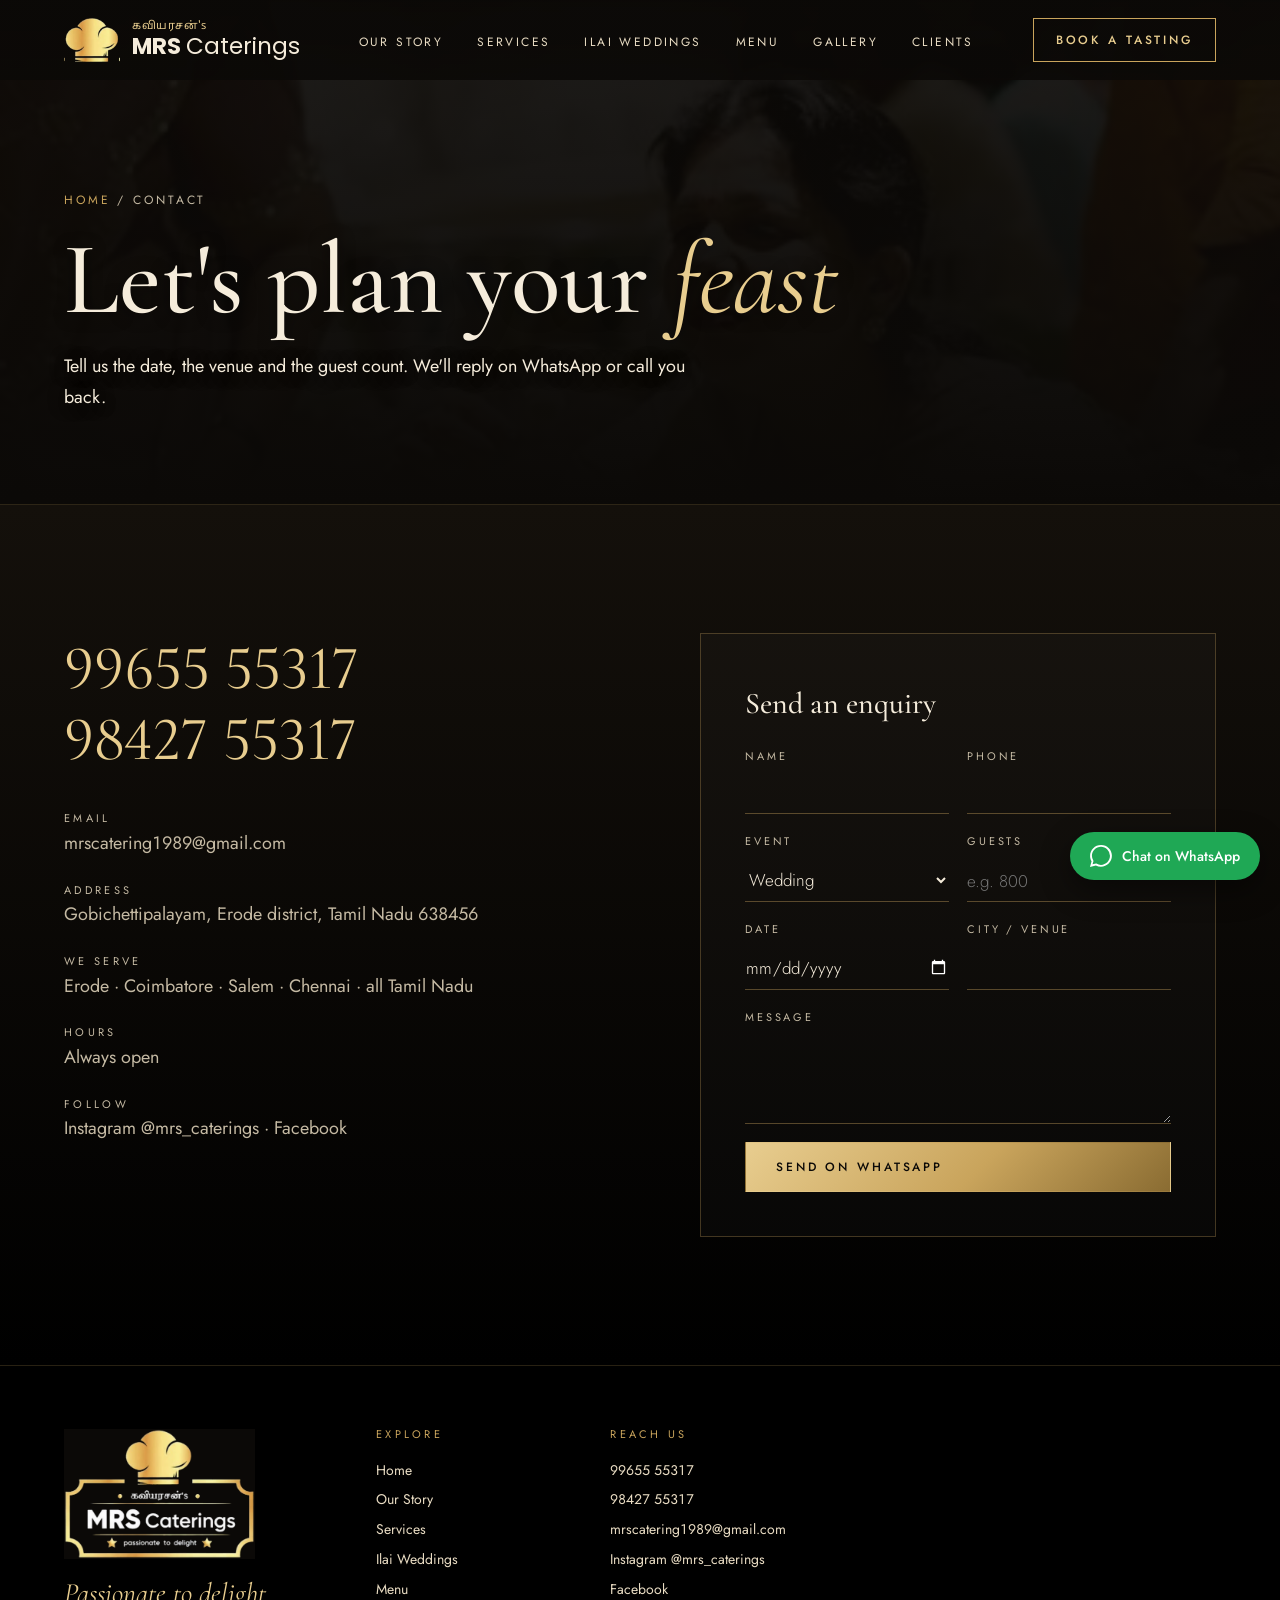
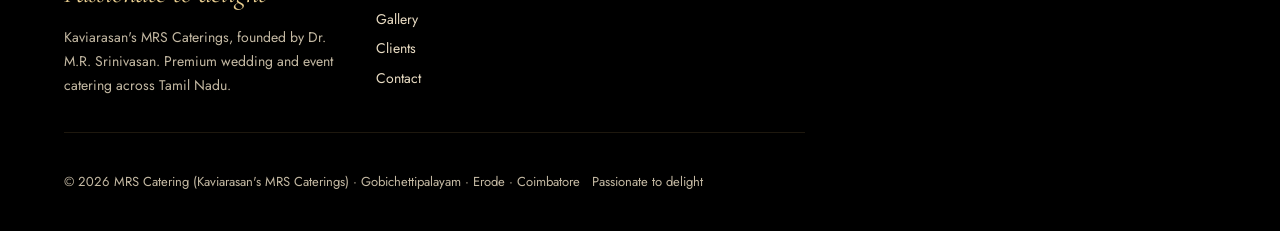
<file: contact.html>
<!doctype html>
<html lang="en"><head>
<meta charset="utf-8"><meta name="viewport" content="width=device-width, initial-scale=1">
<title>Contact | MRS Caterings</title>
<meta name="description" content="Book MRS Caterings for your wedding or event. Call 99655 55317 or 98427 55317, or send an enquiry on WhatsApp.">
<link rel="preconnect" href="https://fonts.googleapis.com"><link rel="preconnect" href="https://fonts.gstatic.com" crossorigin>
<link href="https://fonts.googleapis.com/css2?family=Cormorant+Garamond:ital,wght@0,400;0,500;0,600;1,400;1,500&family=Jost:wght@300;400;500&family=Noto+Sans+Tamil:wght@400;500;600&display=swap" rel="stylesheet">
<link rel="stylesheet" href="css/site.css">
</head><body>
<div id="site-header"></div>

<section class="page-hero">
  <div class="bg" style="background-image:url(assets/poster/r18.jpg)"></div>
  <div class="wrap">
    <div class="crumbs"><a href="index.html">Home</a> / Contact</div>
    <h1>Let's plan your <em>feast</em></h1>
    <p class="lead">Tell us the date, the venue and the guest count. We'll reply on WhatsApp or call you back.</p>
  </div>
</section>

<section class="contact">
  <div class="wrap grid">
    <div class="ways rv">
      <a class="big" href="tel:+919965555317">99655 55317</a>
      <a class="big" href="tel:+919842755317">98427 55317</a>
      <dl>
        <div><dt>Email</dt><dd><a href="mailto:mrscatering1989@gmail.com">mrscatering1989@gmail.com</a></dd></div>
        <div><dt>Address</dt><dd>Gobichettipalayam, Erode district, Tamil Nadu 638456</dd></div>
        <div><dt>We serve</dt><dd>Erode · Coimbatore · Salem · Chennai · all Tamil Nadu</dd></div>
        <div><dt>Hours</dt><dd>Always open</dd></div>
        <div><dt>Follow</dt><dd><a href="https://www.instagram.com/mrs_caterings/" target="_blank" rel="noopener">Instagram @mrs_caterings</a> · <a href="https://www.facebook.com/mrscatering/" target="_blank" rel="noopener">Facebook</a></dd></div>
      </dl>
    </div>
    <form class="rv" id="enq">
      <h3>Send an enquiry</h3>
      <div class="two">
        <label>Name<input name="name" required></label>
        <label>Phone<input name="phone" type="tel" required></label>
      </div>
      <div class="two">
        <label>Event<select name="event"><option>Wedding</option><option>Banana-leaf feast</option><option>Corporate / Institutional</option><option>Buffet</option><option>Live counters</option><option>Other</option></select></label>
        <label>Guests<input name="guests" inputmode="numeric" placeholder="e.g. 800"></label>
      </div>
      <div class="two">
        <label>Date<input name="date" type="date"></label>
        <label>City / Venue<input name="venue"></label>
      </div>
      <label>Message<textarea name="msg" rows="3"></textarea></label>
      <button class="btn solid" type="submit">Send on WhatsApp</button>
    </form>
  </div>
</section>

<div id="site-footer"></div>
<script src="js/site.js"></script>
</body></html>
</file>
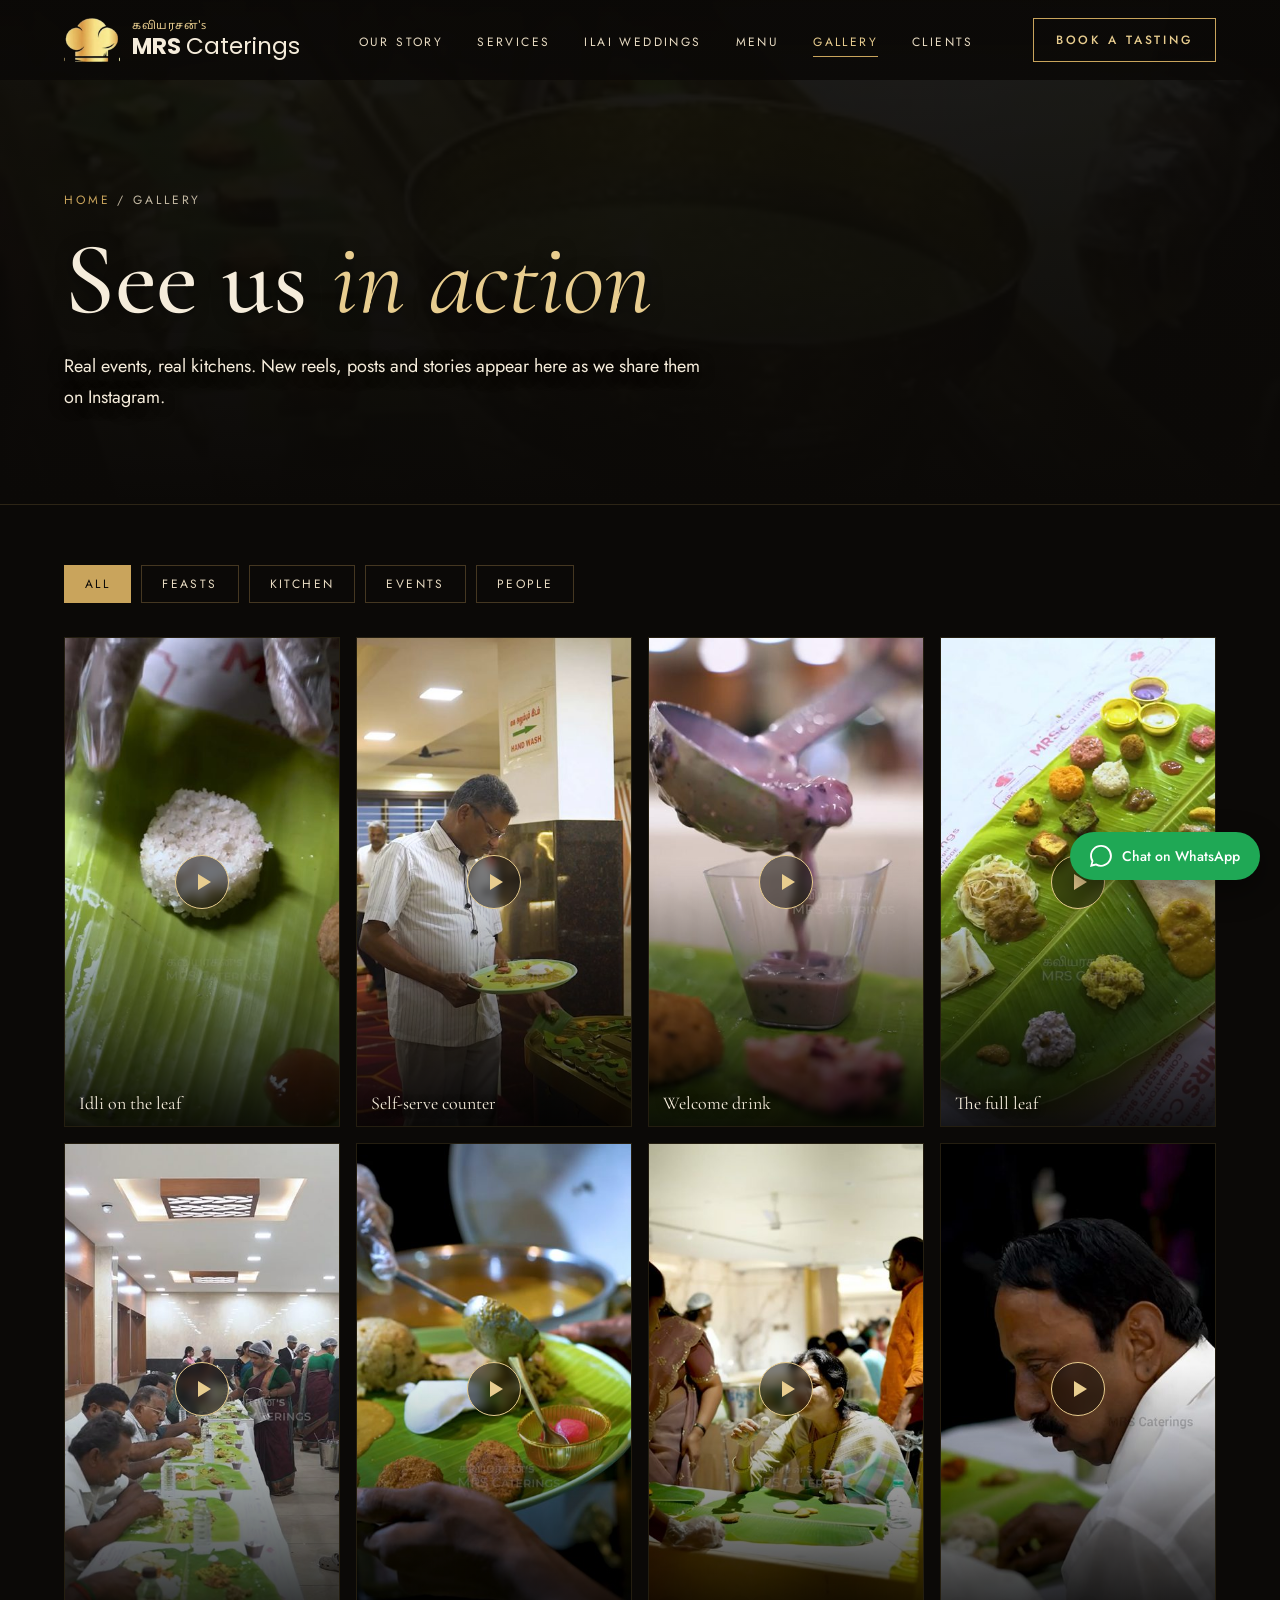
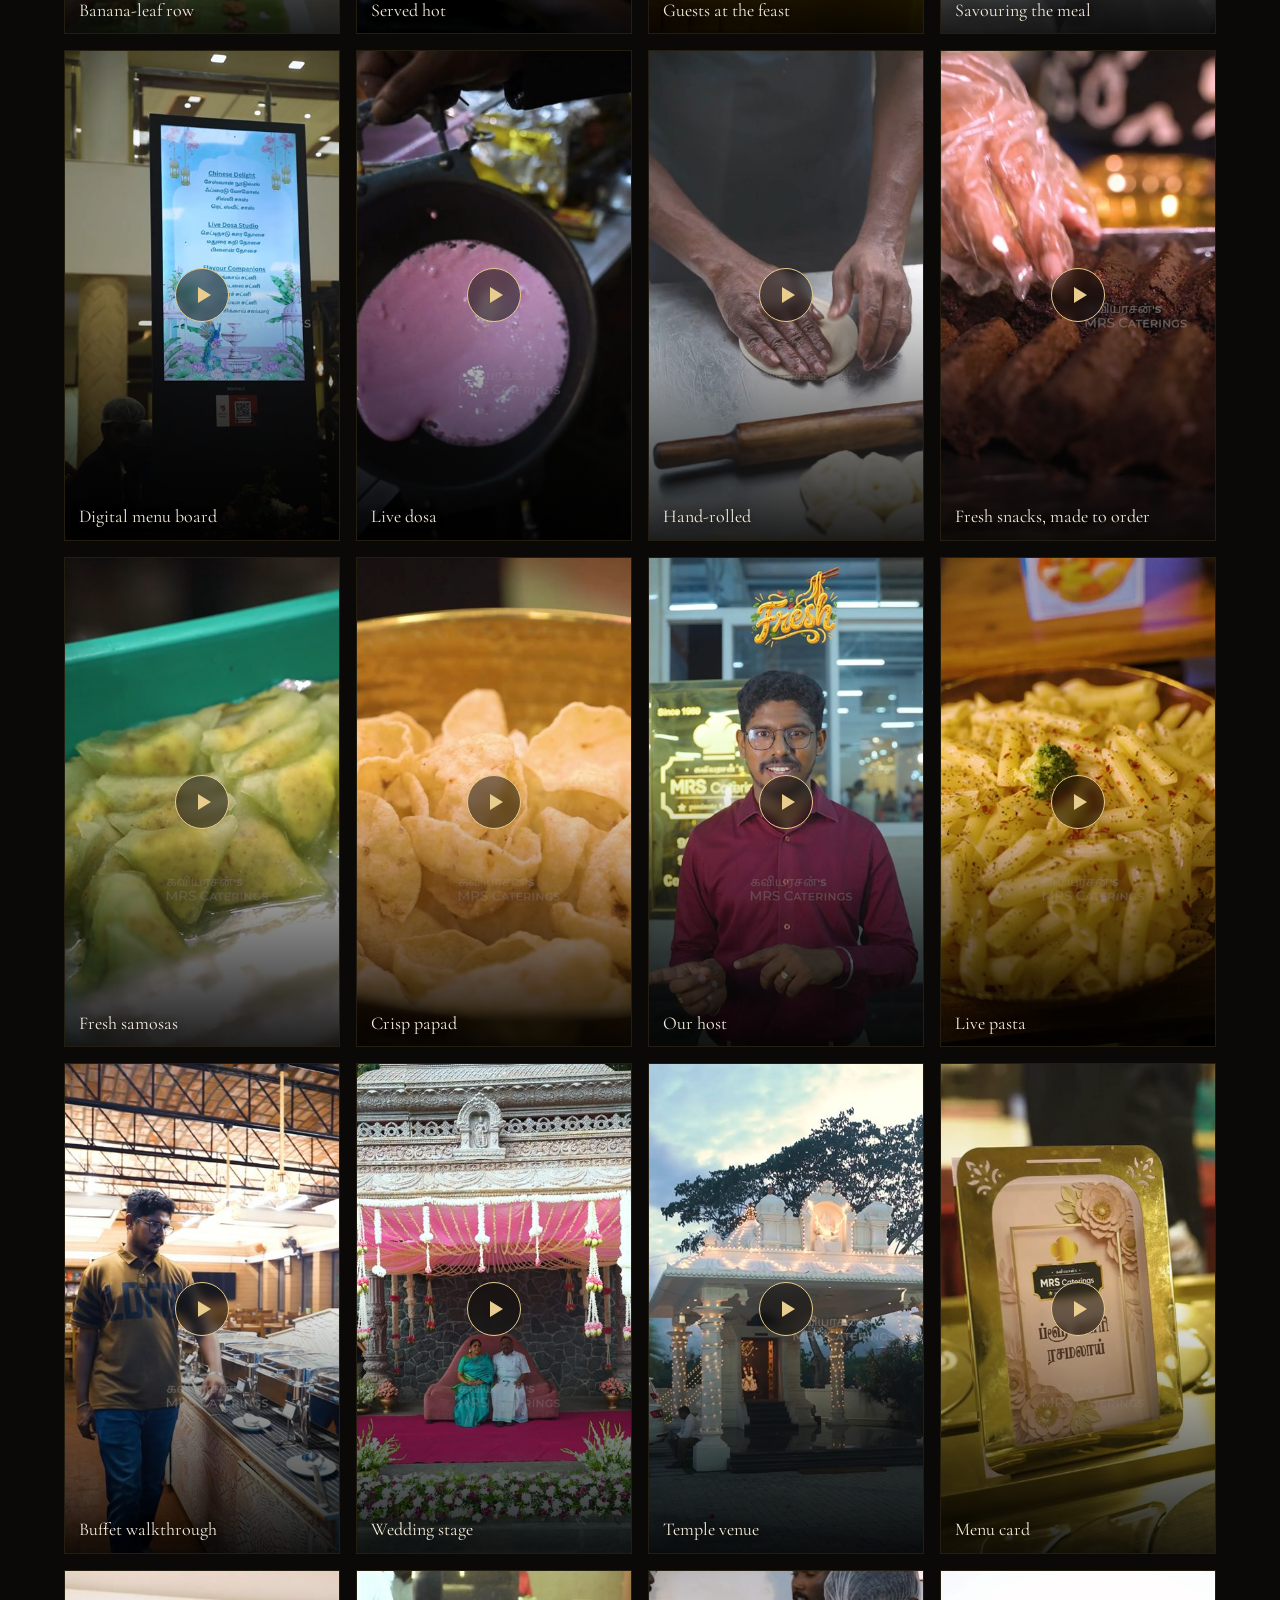
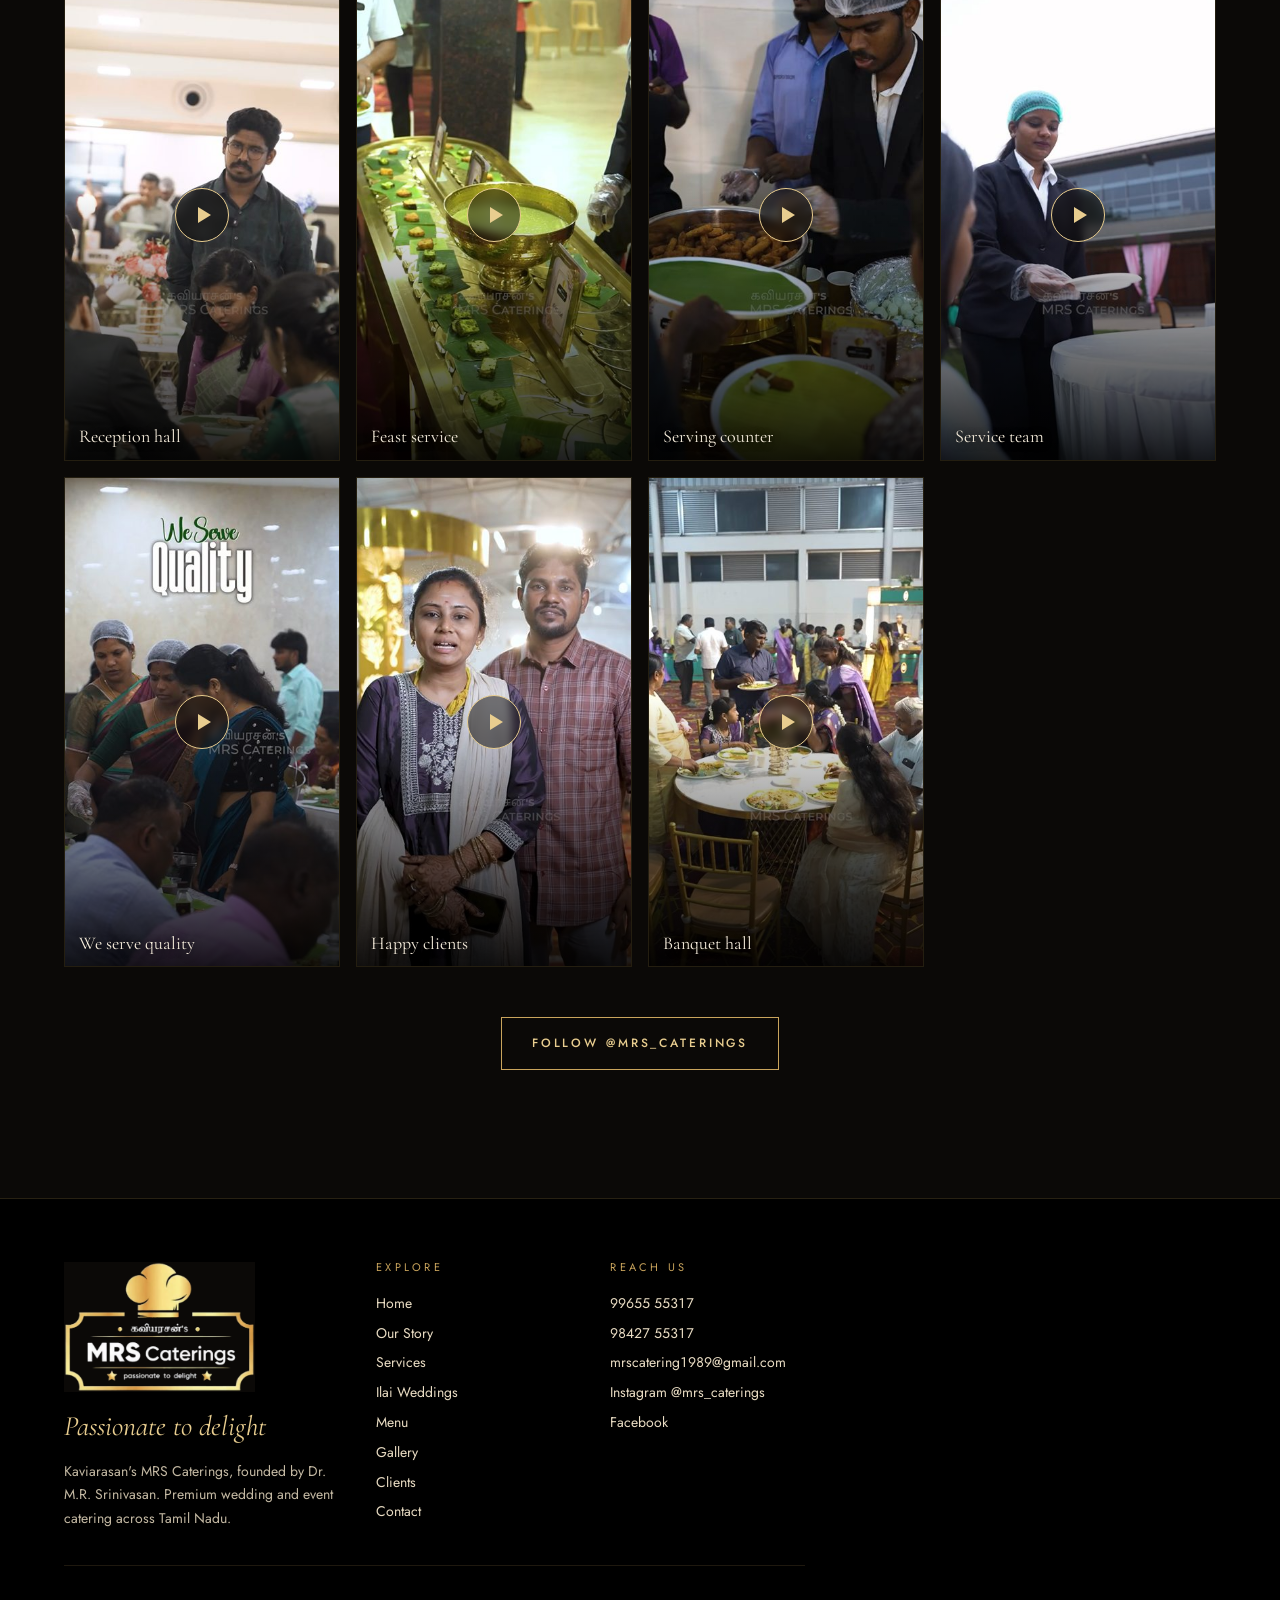
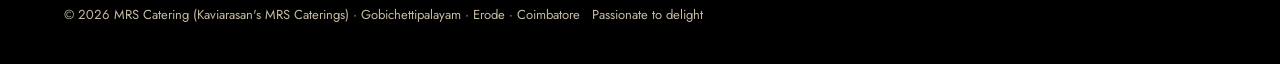
<file: gallery.html>
<!doctype html>
<html lang="en"><head>
<meta charset="utf-8"><meta name="viewport" content="width=device-width, initial-scale=1">
<title>Gallery | MRS Caterings</title>
<meta name="description" content="Reels, posts and stories from MRS Caterings events, updated automatically from Instagram.">
<link rel="preconnect" href="https://fonts.googleapis.com"><link rel="preconnect" href="https://fonts.gstatic.com" crossorigin>
<link href="https://fonts.googleapis.com/css2?family=Cormorant+Garamond:ital,wght@0,400;0,500;0,600;1,400;1,500&family=Jost:wght@300;400;500&family=Noto+Sans+Tamil:wght@400;500;600&display=swap" rel="stylesheet">
<link rel="stylesheet" href="css/site.css">
</head><body>
<div id="site-header"></div>

<section class="page-hero">
  <div class="bg" style="background-image:url(assets/poster/r19.jpg)"></div>
  <div class="wrap">
    <div class="crumbs"><a href="index.html">Home</a> / Gallery</div>
    <h1>See us <em>in action</em></h1>
    <p class="lead">Real events, real kitchens. New reels, posts and stories appear here as we share them on Instagram.</p>
  </div>
</section>

<section style="padding-top:60px">
  <div class="wrap">
    <div class="stories" data-stories></div>
    <div class="feed-meta" data-feed-meta></div>
    <div class="filters" id="filters">
      <button class="on" data-f="all">All</button><button data-f="feast">Feasts</button><button data-f="kitchen">Kitchen</button><button data-f="event">Events</button><button data-f="people">People</button>
    </div>
    <div class="feed-grid" data-feed="all"></div>
    <p style="text-align:center;margin-top:50px"><a class="btn" href="https://www.instagram.com/mrs_caterings/" target="_blank" rel="noopener">Follow @mrs_caterings</a></p>
  </div>
</section>

<div id="site-footer"></div>
<script src="js/site.js"></script>
</body></html>
</file>
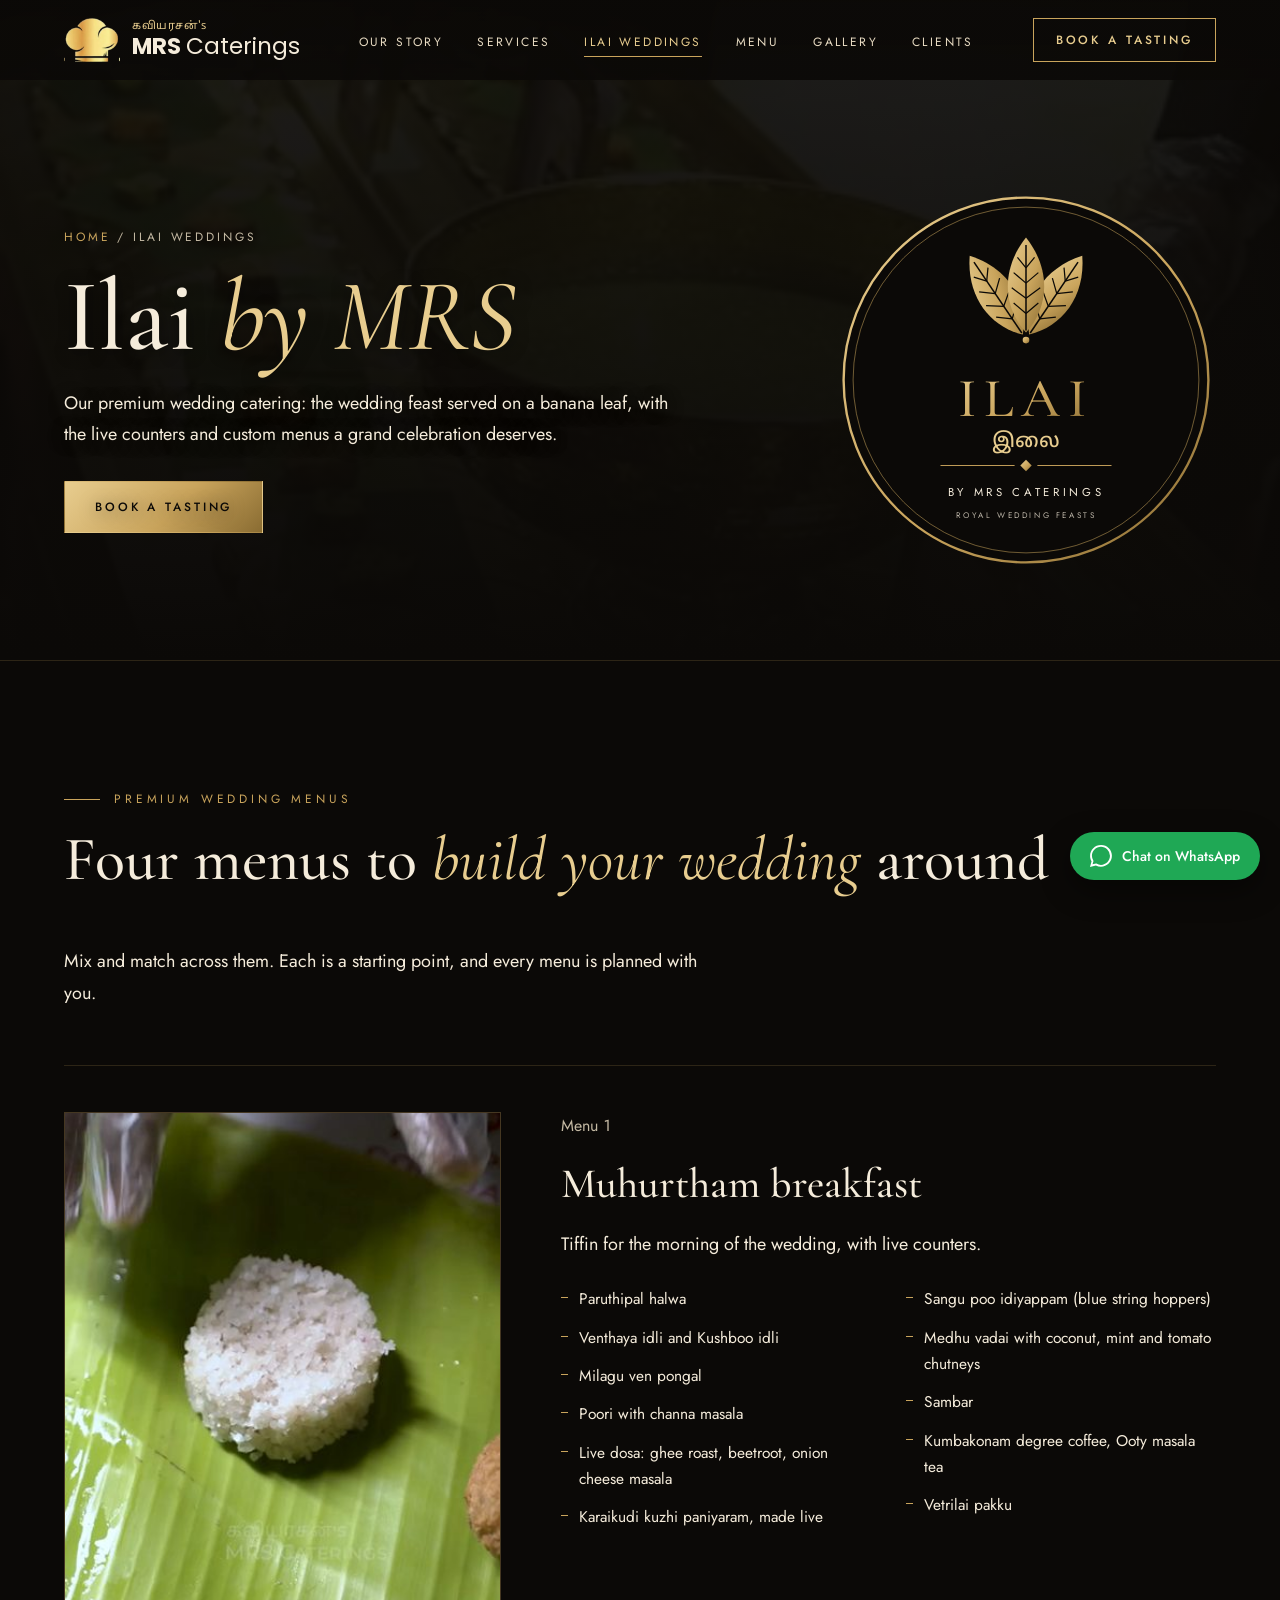
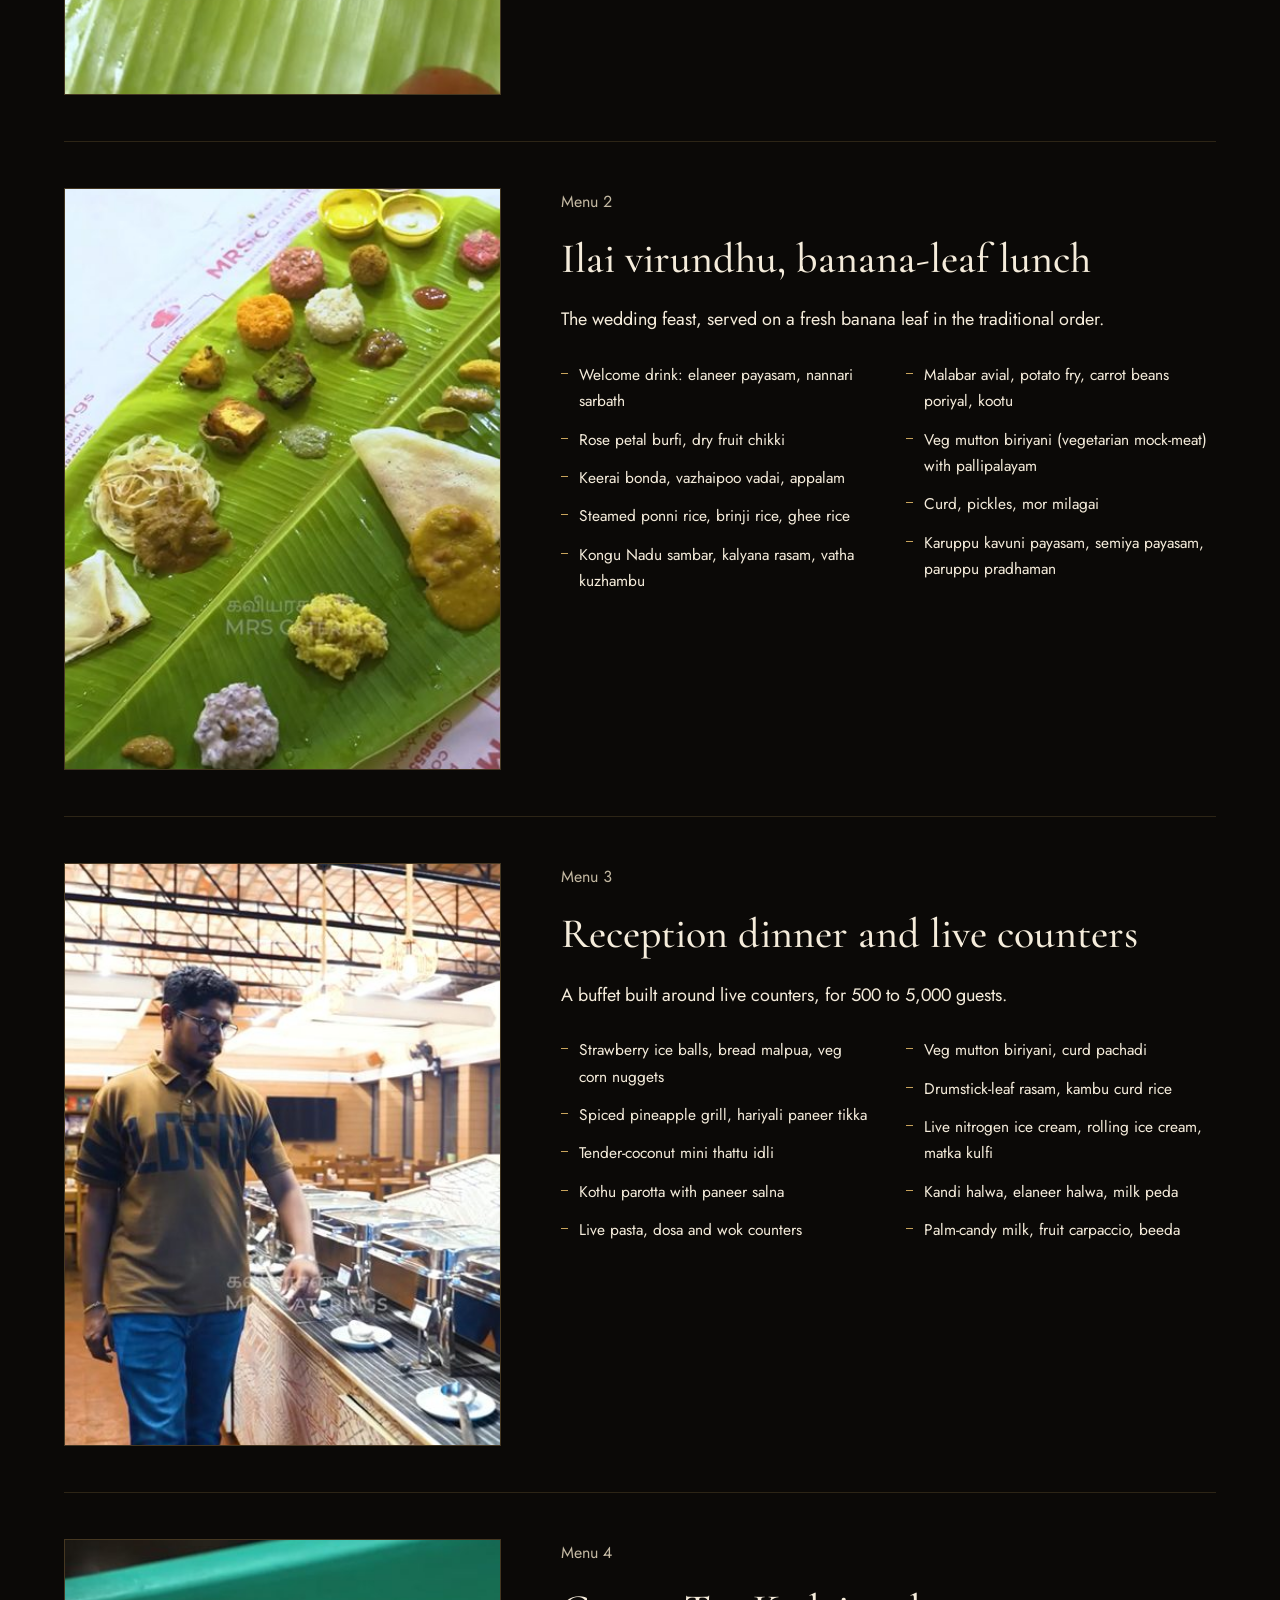
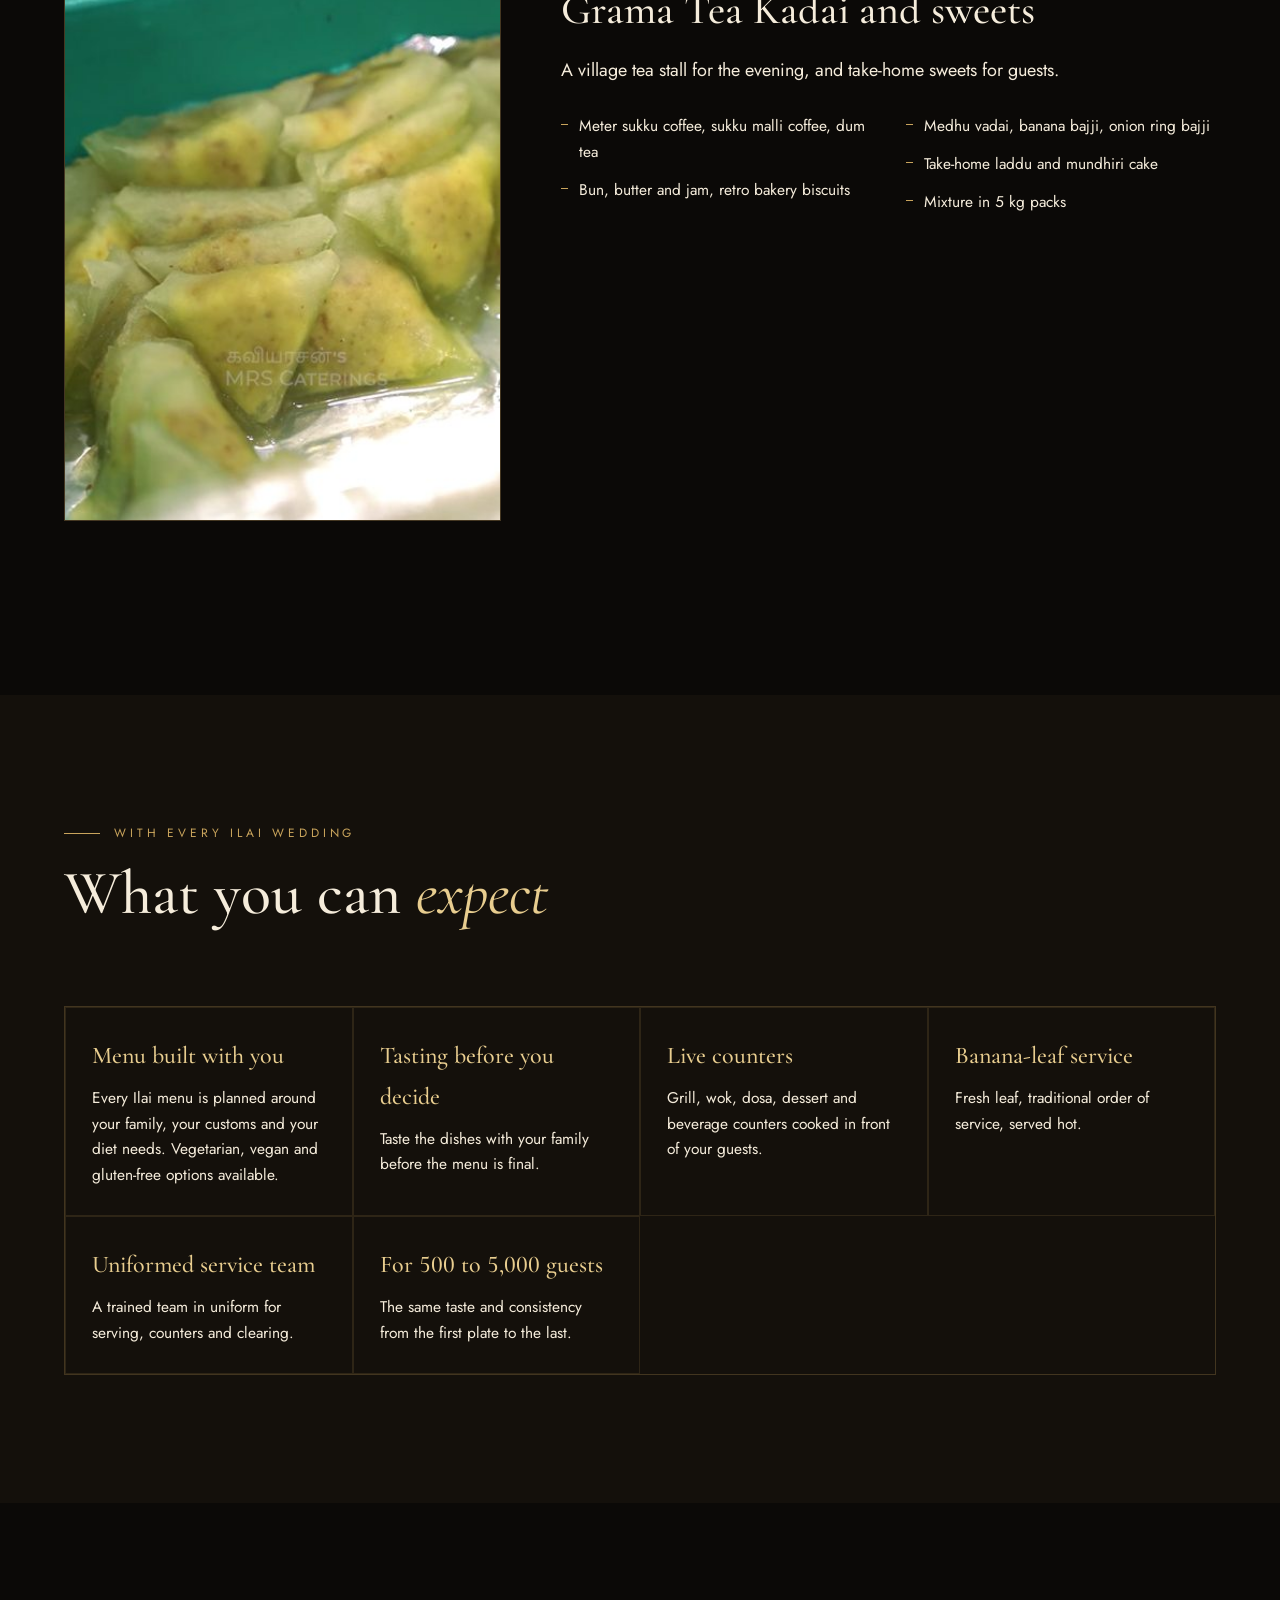
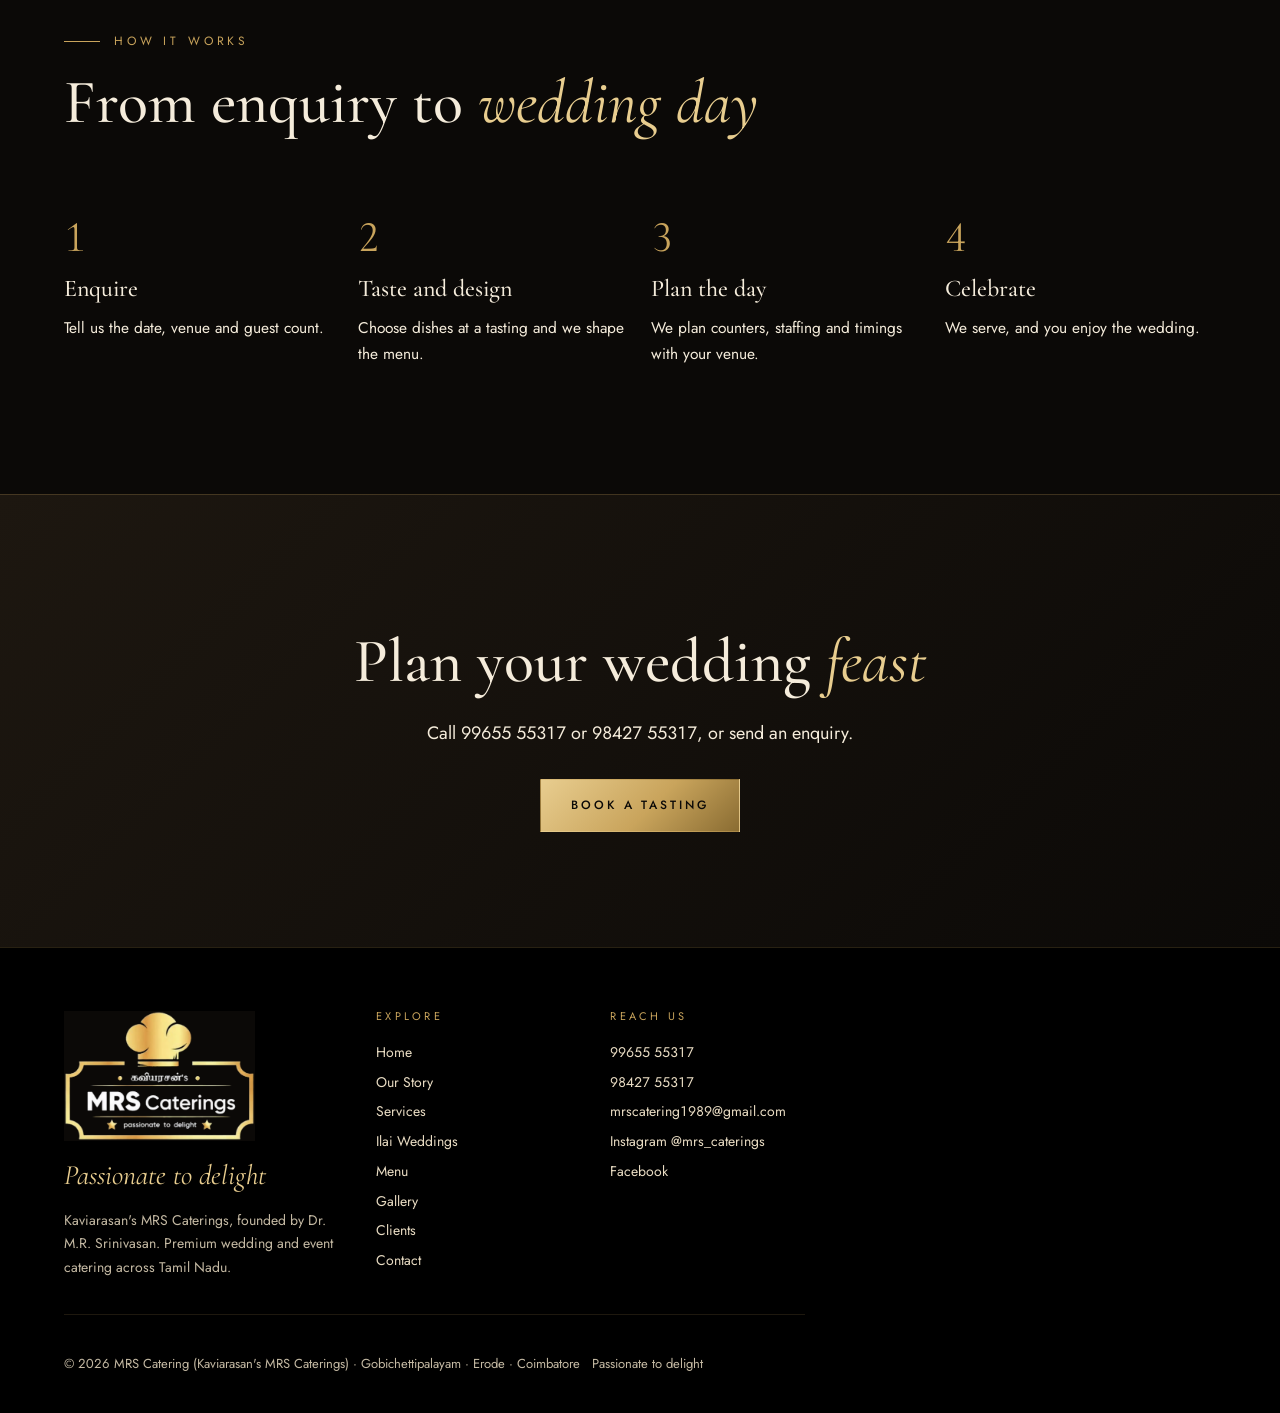
<file: ilai.html>
<!doctype html>
<html lang="en"><head><meta charset="utf-8"><meta name="viewport" content="width=device-width, initial-scale=1">
<title>Ilai Premium Weddings | MRS Caterings</title>
<meta name="description" content="Ilai by MRS is our premium wedding catering: banana-leaf feasts, live counters and custom menus for 500 to 5,000 guests across Tamil Nadu.">
<link rel="preconnect" href="https://fonts.googleapis.com"><link rel="preconnect" href="https://fonts.gstatic.com" crossorigin>
<link href="https://fonts.googleapis.com/css2?family=Cormorant+Garamond:ital,wght@0,400;0,500;0,600;1,400;1,500&family=Jost:wght@300;400;500&family=Noto+Sans+Tamil:wght@400;500;600&display=swap" rel="stylesheet">
<link rel="stylesheet" href="css/site.css">
</head><body>
<div id="site-header"></div>

<section class="page-hero ilai-hero">
  <div class="bg" style="background-image:url(assets/poster/r19.jpg)"></div>
  <div class="wrap ih">
    <div>
      <div class="crumbs"><a href="index.html">Home</a> / Ilai Weddings</div>
      <h1>Ilai <em>by MRS</em></h1>
      <p class="lead">Our premium wedding catering: the wedding feast served on a banana leaf, with the live counters and custom menus a grand celebration deserves.</p>
      <p style="margin-top:30px"><a class="btn solid" href="contact.html">Book a tasting</a></p>
    </div>
    <div class="ilai-seal" aria-hidden="true"><svg viewBox="0 0 400 400" role="img" aria-label="ILAI by MRS Caterings logo" xmlns="http://www.w3.org/2000/svg">
<defs><linearGradient id="gi1" x1="0" y1="0" x2="1" y2="1"><stop offset="0" stop-color="#e8cd8f"/><stop offset=".55" stop-color="#c9a45c"/><stop offset="1" stop-color="#8a6c32"/></linearGradient></defs>
<style>.n{font-family:'Cormorant Garamond',Georgia,serif;font-weight:500;fill:url(#gi1)}.t{font-family:'Noto Sans Tamil',sans-serif;font-weight:500;fill:#e8cd8f}.s{font-family:'Jost',sans-serif;fill:#f5ecdb;letter-spacing:.32em}</style>
<circle cx="200" cy="200" r="192" fill="#0b0907" stroke="url(#gi1)" stroke-width="2.5"/>
<circle cx="200" cy="200" r="182" fill="none" stroke="#c9a45c" stroke-width=".8" opacity=".7"/>
<g transform="translate(200,150)"><g transform="rotate(-34) translate(-4,0)"><path d="M0,0 C-24,-26 -27,-66 0,-100 C27,-66 24,-26 0,0Z" fill="url(#gi1)"/><path d="M0,-2 L0,-92" stroke="#0b0907" stroke-width="1.6"/><path d="M0,-20 L-13,-31 M0,-20 L13,-31" stroke="#0b0907" stroke-width="1.3" fill="none"/><path d="M0,-36 L-15,-47 M0,-36 L15,-47" stroke="#0b0907" stroke-width="1.3" fill="none"/><path d="M0,-52 L-13,-63 M0,-52 L13,-63" stroke="#0b0907" stroke-width="1.3" fill="none"/><path d="M0,-68 L-9,-79 M0,-68 L9,-79" stroke="#0b0907" stroke-width="1.3" fill="none"/></g><g transform="rotate(34) translate(4,0)"><path d="M0,0 C-24,-26 -27,-66 0,-100 C27,-66 24,-26 0,0Z" fill="url(#gi1)"/><path d="M0,-2 L0,-92" stroke="#0b0907" stroke-width="1.6"/><path d="M0,-20 L-13,-31 M0,-20 L13,-31" stroke="#0b0907" stroke-width="1.3" fill="none"/><path d="M0,-36 L-15,-47 M0,-36 L15,-47" stroke="#0b0907" stroke-width="1.3" fill="none"/><path d="M0,-52 L-13,-63 M0,-52 L13,-63" stroke="#0b0907" stroke-width="1.3" fill="none"/><path d="M0,-68 L-9,-79 M0,-68 L9,-79" stroke="#0b0907" stroke-width="1.3" fill="none"/></g><g><path d="M0,0 C-24,-26 -27,-66 0,-100 C27,-66 24,-26 0,0Z" fill="url(#gi1)"/><path d="M0,-2 L0,-92" stroke="#0b0907" stroke-width="1.6"/><path d="M0,-20 L-13,-31 M0,-20 L13,-31" stroke="#0b0907" stroke-width="1.3" fill="none"/><path d="M0,-36 L-15,-47 M0,-36 L15,-47" stroke="#0b0907" stroke-width="1.3" fill="none"/><path d="M0,-52 L-13,-63 M0,-52 L13,-63" stroke="#0b0907" stroke-width="1.3" fill="none"/><path d="M0,-68 L-9,-79 M0,-68 L9,-79" stroke="#0b0907" stroke-width="1.3" fill="none"/></g><circle cx="0" cy="8" r="3.5" fill="url(#gi1)"/></g>
<text x="200" y="238" text-anchor="middle" class="n" font-size="58" letter-spacing="8">ILAI</text>
<text x="200" y="270" text-anchor="middle" class="t" font-size="21">இலை</text>
<g stroke="#c9a45c" stroke-width="1"><line x1="110" y1="290" x2="188" y2="290"/><line x1="212" y1="290" x2="290" y2="290"/></g>
<path d="M200,284 l6,6 -6,6 -6,-6z" fill="url(#gi1)"/>
<text x="200" y="322" text-anchor="middle" class="s" font-size="12">BY MRS CATERINGS</text>
<text x="200" y="345" text-anchor="middle" class="s" font-size="8.5" opacity=".75">ROYAL WEDDING FEASTS</text>
</svg></div>
  </div>
</section>

<section>
  <div class="wrap">
    <div class="head rv"><div><div class="eyebrow">Premium wedding menus</div><h2 class="title">Four menus to <em>build your wedding</em> around</h2></div>
      <p class="lead">Mix and match across them. Each is a starting point, and every menu is planned with you.</p></div>
    <article class="pm rv"><img src="assets/poster/r15.jpg" alt="" loading="lazy"><div><span class="tag2">Menu 1</span><h3>Muhurtham breakfast</h3><p class="lead">Tiffin for the morning of the wedding, with live counters.</p><ul class="dl"><li>Paruthipal halwa</li><li>Venthaya idli and Kushboo idli</li><li>Milagu ven pongal</li><li>Poori with channa masala</li><li>Live dosa: ghee roast, beetroot, onion cheese masala</li><li>Karaikudi kuzhi paniyaram, made live</li><li>Sangu poo idiyappam (blue string hoppers)</li><li>Medhu vadai with coconut, mint and tomato chutneys</li><li>Sambar</li><li>Kumbakonam degree coffee, Ooty masala tea</li><li>Vetrilai pakku</li></ul></div></article>
<article class="pm rv"><img src="assets/poster/r26.jpg" alt="" loading="lazy"><div><span class="tag2">Menu 2</span><h3>Ilai virundhu, banana-leaf lunch</h3><p class="lead">The wedding feast, served on a fresh banana leaf in the traditional order.</p><ul class="dl"><li>Welcome drink: elaneer payasam, nannari sarbath</li><li>Rose petal burfi, dry fruit chikki</li><li>Keerai bonda, vazhaipoo vadai, appalam</li><li>Steamed ponni rice, brinji rice, ghee rice</li><li>Kongu Nadu sambar, kalyana rasam, vatha kuzhambu</li><li>Malabar avial, potato fry, carrot beans poriyal, kootu</li><li>Veg mutton biriyani (vegetarian mock-meat) with pallipalayam</li><li>Curd, pickles, mor milagai</li><li>Karuppu kavuni payasam, semiya payasam, paruppu pradhaman</li></ul></div></article>
<article class="pm rv"><img src="assets/poster/r00.jpg" alt="" loading="lazy"><div><span class="tag2">Menu 3</span><h3>Reception dinner and live counters</h3><p class="lead">A buffet built around live counters, for 500 to 5,000 guests.</p><ul class="dl"><li>Strawberry ice balls, bread malpua, veg corn nuggets</li><li>Spiced pineapple grill, hariyali paneer tikka</li><li>Tender-coconut mini thattu idli</li><li>Kothu parotta with paneer salna</li><li>Live pasta, dosa and wok counters</li><li>Veg mutton biriyani, curd pachadi</li><li>Drumstick-leaf rasam, kambu curd rice</li><li>Live nitrogen ice cream, rolling ice cream, matka kulfi</li><li>Kandi halwa, elaneer halwa, milk peda</li><li>Palm-candy milk, fruit carpaccio, beeda</li></ul></div></article>
<article class="pm rv"><img src="assets/poster/r11.jpg" alt="" loading="lazy"><div><span class="tag2">Menu 4</span><h3>Grama Tea Kadai and sweets</h3><p class="lead">A village tea stall for the evening, and take-home sweets for guests.</p><ul class="dl"><li>Meter sukku coffee, sukku malli coffee, dum tea</li><li>Bun, butter and jam, retro bakery biscuits</li><li>Medhu vadai, banana bajji, onion ring bajji</li><li>Take-home laddu and mundhiri cake</li><li>Mixture in 5 kg packs</li></ul></div></article>

  </div>
</section>

<section class="services">
  <div class="wrap">
    <div class="head rv"><div><div class="eyebrow">With every Ilai wedding</div><h2 class="title">What you can <em>expect</em></h2></div></div>
    <div class="incs"><div class="inc rv"><b>Menu built with you</b><p>Every Ilai menu is planned around your family, your customs and your diet needs. Vegetarian, vegan and gluten-free options available.</p></div><div class="inc rv"><b>Tasting before you decide</b><p>Taste the dishes with your family before the menu is final.</p></div><div class="inc rv"><b>Live counters</b><p>Grill, wok, dosa, dessert and beverage counters cooked in front of your guests.</p></div><div class="inc rv"><b>Banana-leaf service</b><p>Fresh leaf, traditional order of service, served hot.</p></div><div class="inc rv"><b>Uniformed service team</b><p>A trained team in uniform for serving, counters and clearing.</p></div><div class="inc rv"><b>For 500 to 5,000 guests</b><p>The same taste and consistency from the first plate to the last.</p></div></div>
  </div>
</section>

<section>
  <div class="wrap">
    <div class="head rv"><div><div class="eyebrow">How it works</div><h2 class="title">From enquiry to <em>wedding day</em></h2></div></div>
    <ol class="steps"><li class="rv"><span>1</span><b>Enquire</b><p>Tell us the date, venue and guest count.</p></li><li class="rv"><span>2</span><b>Taste and design</b><p>Choose dishes at a tasting and we shape the menu.</p></li><li class="rv"><span>3</span><b>Plan the day</b><p>We plan counters, staffing and timings with your venue.</p></li><li class="rv"><span>4</span><b>Celebrate</b><p>We serve, and you enjoy the wedding.</p></li></ol>
  </div>
</section>

<section class="cta-band"><div class="wrap rv">
  <h2 class="title">Plan your wedding <em>feast</em></h2>
  <p class="lead" style="margin:0 auto 30px">Call 99655 55317 or 98427 55317, or send an enquiry.</p>
  <a class="btn solid" href="contact.html">Book a tasting</a>
</div></section>

<div id="site-footer"></div>
<script src="js/site.js"></script>
</body></html>
</file>
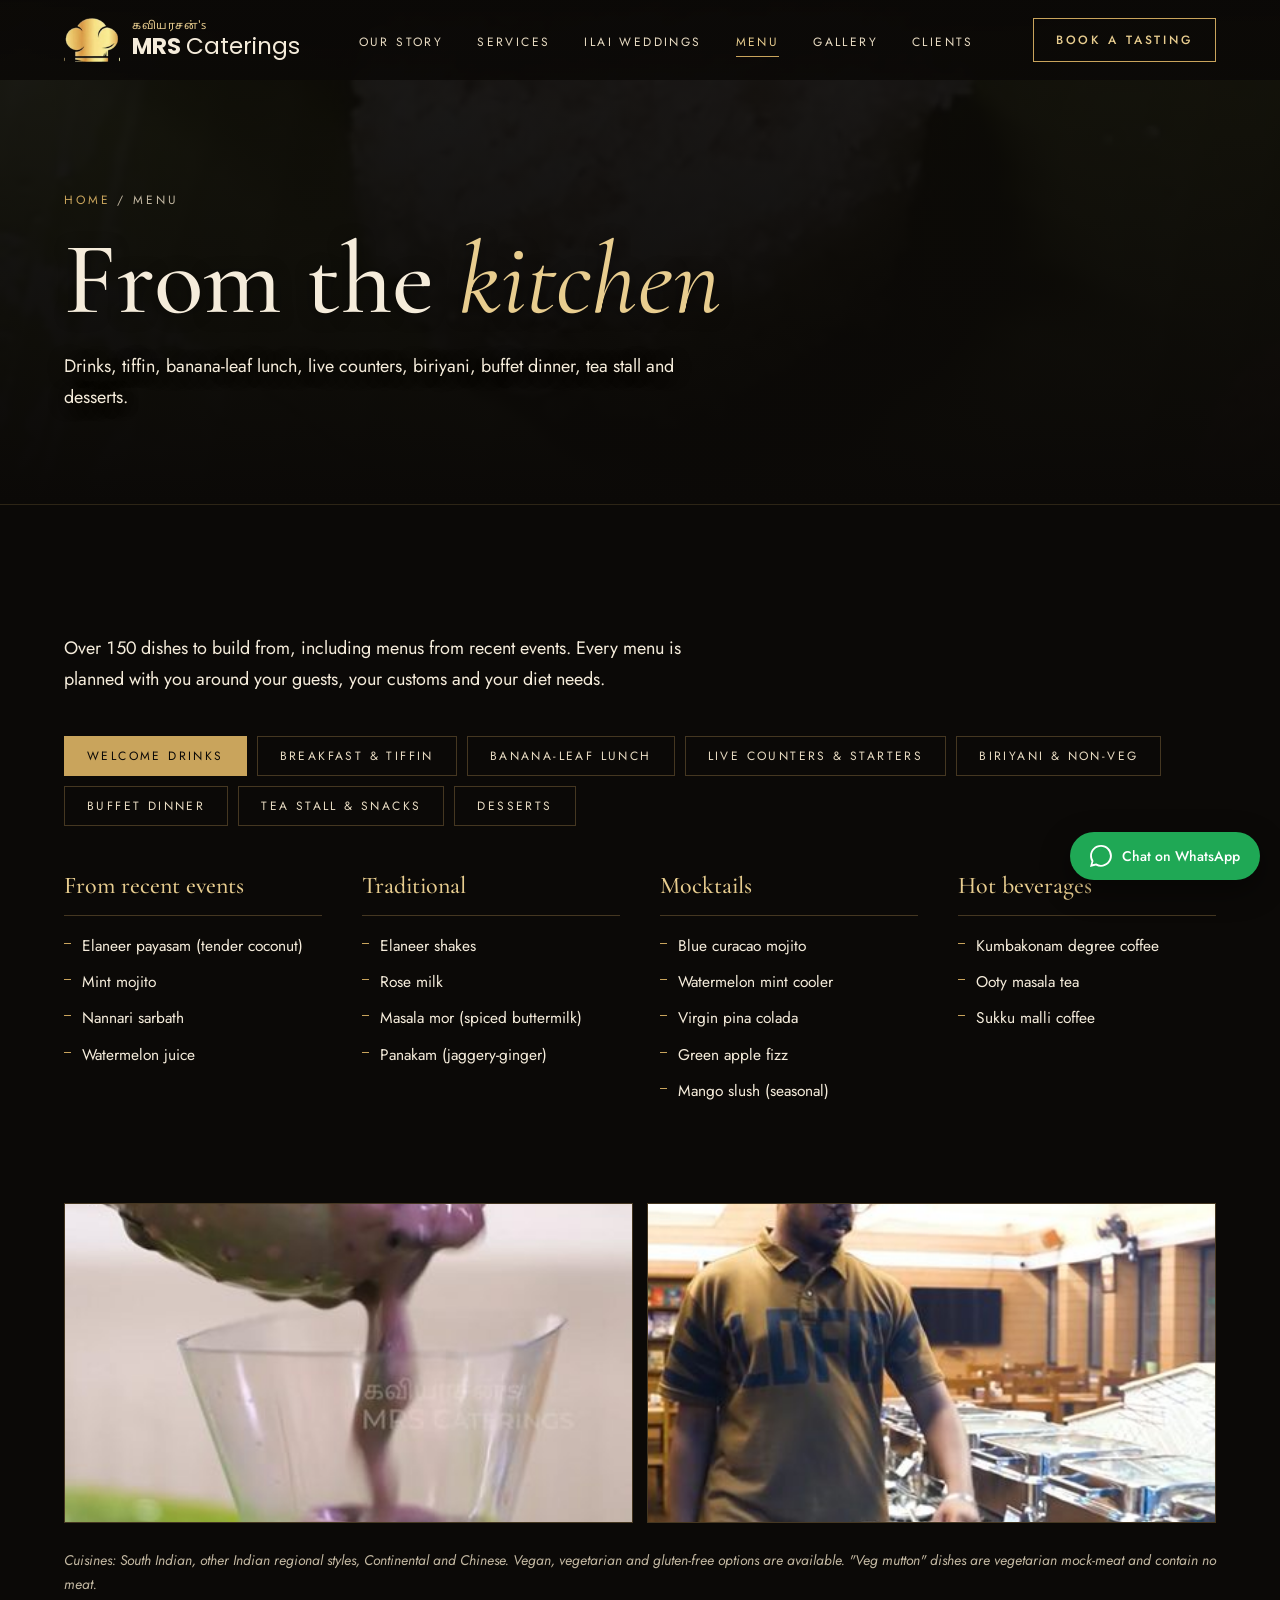
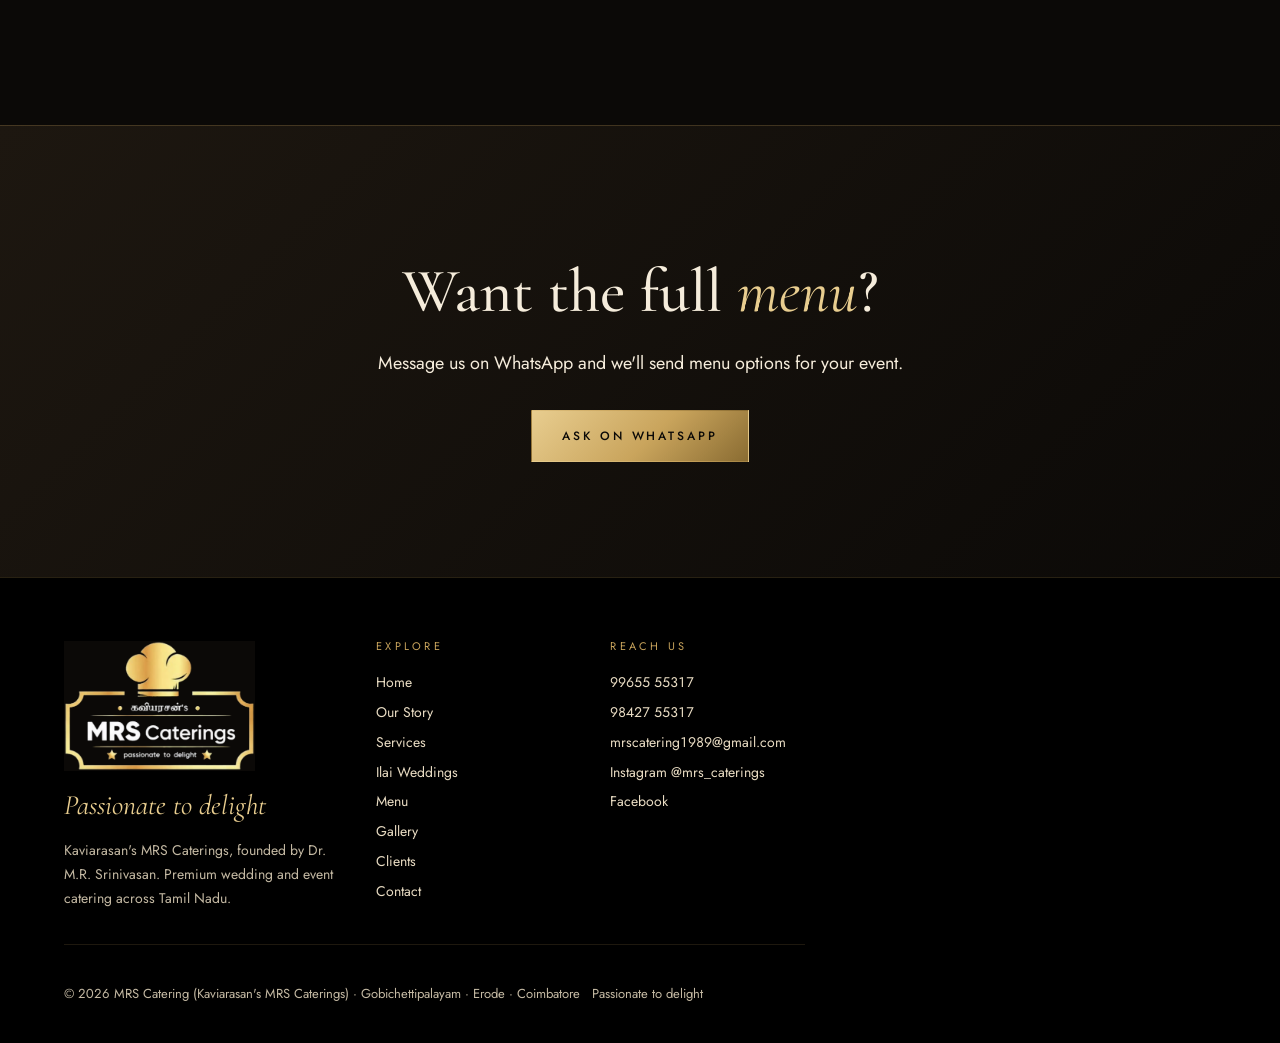
<file: menu.html>
<!doctype html>
<html lang="en"><head>
<meta charset="utf-8"><meta name="viewport" content="width=device-width, initial-scale=1">
<title>Menu | MRS Caterings</title>
<meta name="description" content="Banana-leaf feast, live counters, snacks and sweets from MRS Caterings.">
<link rel="preconnect" href="https://fonts.googleapis.com"><link rel="preconnect" href="https://fonts.gstatic.com" crossorigin>
<link href="https://fonts.googleapis.com/css2?family=Cormorant+Garamond:ital,wght@0,400;0,500;0,600;1,400;1,500&family=Jost:wght@300;400;500&family=Noto+Sans+Tamil:wght@400;500;600&display=swap" rel="stylesheet">
<link rel="stylesheet" href="css/site.css">
</head><body>
<div id="site-header"></div>

<section class="page-hero">
  <div class="bg" style="background-image:url(assets/poster/r15.jpg)"></div>
  <div class="wrap">
    <div class="crumbs"><a href="index.html">Home</a> / Menu</div>
    <h1>From the <em>kitchen</em></h1>
    <p class="lead">Drinks, tiffin, banana-leaf lunch, live counters, biriyani, buffet dinner, tea stall and desserts.</p>
  </div>
</section>

<section>
  <div class="wrap">
    <p class="lead rv" style="margin-bottom:40px">Over 150 dishes to build from, including menus from recent events. Every menu is planned with you around your guests, your customs and your diet needs.</p>
    <div class="menu-tabs rv"><button class="on" data-t="t1">Welcome drinks</button><button class="" data-t="t2">Breakfast & tiffin</button><button class="" data-t="t3">Banana-leaf lunch</button><button class="" data-t="t4">Live counters & starters</button><button class="" data-t="t5">Biriyani & non-veg</button><button class="" data-t="t6">Buffet dinner</button><button class="" data-t="t7">Tea stall & snacks</button><button class="" data-t="t8">Desserts</button></div>
<div class="menu-panel on" id="t1"><div class="mcols"><div class="mgroup"><h4>From recent events</h4><ul><li>Elaneer payasam (tender coconut)</li><li>Mint mojito</li><li>Nannari sarbath</li><li>Watermelon juice</li></ul></div><div class="mgroup"><h4>Traditional</h4><ul><li>Elaneer shakes</li><li>Rose milk</li><li>Masala mor (spiced buttermilk)</li><li>Panakam (jaggery-ginger)</li></ul></div><div class="mgroup"><h4>Mocktails</h4><ul><li>Blue curacao mojito</li><li>Watermelon mint cooler</li><li>Virgin pina colada</li><li>Green apple fizz</li><li>Mango slush (seasonal)</li></ul></div><div class="mgroup"><h4>Hot beverages</h4><ul><li>Kumbakonam degree coffee</li><li>Ooty masala tea</li><li>Sukku malli coffee</li></ul></div></div><div class="pics"><img src="assets/poster/r04.jpg" alt="" loading="lazy"><img src="assets/poster/r00.jpg" alt="" loading="lazy"></div></div>
<div class="menu-panel" id="t2"><div class="mcols"><div class="mgroup"><h4>Morning spread</h4><ul><li>Paruthipal halwa</li><li>Venthaya idli (fenugreek)</li><li>Kushboo idli</li><li>Kanchipuram idli</li><li>Milagu ven pongal</li><li>Ghee pongal</li><li>Rava kitchadi</li><li>Poori with channa masala</li><li>Medhu vadai</li><li>Masala vadai</li></ul></div><div class="mgroup"><h4>Dosa, uthappam & appam</h4><ul><li>Masala dosa</li><li>Onion cheese masala dosa</li><li>Podi ghee roast</li><li>Beetroot dosa</li><li>Cheese dosa</li><li>Onion carrot uthappam</li><li>Garlic chutney dosa</li><li>Onion rava dosa</li><li>Veg omelette</li><li>Live appam with coconut milk</li><li>Idiyappam with coconut milk</li></ul></div><div class="mgroup"><h4>Live tiffin counters</h4><ul><li>Jasmine idli with four chutneys</li><li>Sangu poo idiyappam (blue string hoppers)</li><li>Karaikudi kuzhi paniyaram (made live)</li><li>Kerala poli, coconut and paruppu (made live)</li></ul></div><div class="mgroup"><h4>Chutneys & sambar</h4><ul><li>Sambar</li><li>Coconut chutney</li><li>Tomato chutney</li><li>Mint coriander chutney</li><li>Pudina paruppu chutney</li><li>Groundnut chutney</li></ul></div><div class="mgroup"><h4>To end</h4><ul><li>Vetrilai pakku (betel leaf and nut)</li><li>Mineral water 300 ml</li></ul></div></div><div class="pics"><img src="assets/poster/r15.jpg" alt="" loading="lazy"><img src="assets/poster/r14.jpg" alt="" loading="lazy"></div></div>
<div class="menu-panel" id="t3"><div class="mcols"><div class="mgroup"><h4>Sweets & starters</h4><ul><li>Rose petal burfi</li><li>Dry fruit chikki</li><li>Keerai bonda</li><li>Gobi 65</li><li>Vazhaipoo vadai</li><li>Appalam</li><li>Jaggery-coated banana chips</li><li>Vadai</li></ul></div><div class="mgroup"><h4>Rice</h4><ul><li>Steamed ponni rice</li><li>Basmati steamed rice</li><li>Brinji rice</li><li>Ghee rice</li><li>Raw mango rice</li><li>Kalyana puliyodharai (tamarind rice)</li><li>Curd rice</li><li>Kambu curd rice</li></ul></div><div class="mgroup"><h4>Sambar, rasam & kuzhambu</h4><ul><li>Kongu Nadu sambar</li><li>Karaikudi sambar</li><li>Brinjal sambar</li><li>Kalyana rasam</li><li>Tomato rasam</li><li>Pepper rasam</li><li>Milagu puli rasam</li><li>Vatha kuzhambu</li><li>Okra puli kuzhambu</li><li>Mor kuzhambu</li><li>Poosani mor kuzhambu (ash gourd buttermilk)</li></ul></div><div class="mgroup"><h4>Poriyal & kootu</h4><ul><li>Malabar avial</li><li>Potato curry fry</li><li>Potato pepper curry</li><li>Carrot beans poriyal</li><li>Mixed vegetable poriyal</li><li>Avarai-peanut poriyal</li><li>Chow chow kootu</li><li>Pachai payir kadaisal (green gram)</li></ul></div><div class="mgroup"><h4>Curd, pickle & finish</h4><ul><li>Curd</li><li>Mango pickle</li><li>Narthangai (citron) pickle</li><li>Mor milagai</li><li>Mineral water 300 ml</li></ul></div><div class="mgroup"><h4>Payasam</h4><ul><li>Karuppu kavuni payasam (black rice)</li><li>Kulfi payasam</li><li>Semiya payasam</li><li>Paruppu pradhaman</li></ul></div></div><div class="pics"><img src="assets/poster/r26.jpg" alt="" loading="lazy"><img src="assets/poster/r19.jpg" alt="" loading="lazy"></div></div>
<div class="menu-panel" id="t4"><div class="mcols"><div class="mgroup"><h4>Grills & tandoor (veg)</h4><ul><li>Caramelised grilled pineapple</li><li>Hariyali paneer tikka</li><li>Paneer tikka</li><li>Tandoori baby corn</li><li>Spiced pineapple grill</li></ul></div><div class="mgroup"><h4>Indo-Chinese (veg)</h4><ul><li>Gobi Manchurian (dry)</li><li>Crispy chilli mushroom</li><li>Sizzling dragon paneer</li><li>Chilli idli</li><li>Veg corn nuggets</li></ul></div><div class="mgroup"><h4>Chaat & street food</h4><ul><li>Pani puri (mint, garlic)</li><li>Dahi papdi chaat</li><li>Sev puri</li><li>Samosa chaat</li><li>Live Bombay pav bhaji</li></ul></div><div class="mgroup"><h4>Continental</h4><ul><li>White sauce penne pasta</li><li>Red sauce arrabbiata pasta</li><li>Live thin-crust woodfired pizza</li><li>Garlic bread</li></ul></div><div class="mgroup"><h4>Strawberry ice balls & more</h4><ul><li>Strawberry ice balls</li><li>Bread malpua</li><li>Tomato sauce</li></ul></div></div><div class="pics"><img src="assets/poster/r16.jpg" alt="" loading="lazy"><img src="assets/poster/r07.jpg" alt="" loading="lazy"></div></div>
<div class="menu-panel" id="t5"><div class="mcols"><div class="mgroup"><h4>Biriyani</h4><ul><li>Saivam (veg mock-meat) mutton biriyani</li><li>Veg mutton biriyani</li><li>Seeraga samba mutton biriyani</li><li>Thalassery chicken biriyani</li><li>Ambur chicken biriyani</li></ul></div><div class="mgroup"><h4>Veg mock-meat</h4><ul><li>Veg mutton pallipalayam</li><li>Kothu parotta</li><li>Nool parotta with vegetable salna</li><li>Paneer salna</li></ul></div><div class="mgroup"><h4>Chicken starters & curries</h4><ul><li>Tandoori chicken sizzlers</li><li>Chicken tikka</li><li>Hariyali chicken kabab</li><li>Dragon chicken</li><li>Sizzling pepper chicken</li><li>Chicken pallipalayam (dry)</li><li>Chicken chukka</li><li>Chettinad chicken curry</li><li>Nattu kozhi varuval (country chicken)</li></ul></div><div class="mgroup"><h4>Mutton & seafood</h4><ul><li>Madurai mutton chukka</li><li>Mutton kola urundai</li><li>Traditional mutton thokku</li><li>Fish tikka</li><li>Vanjaram fish fry (kingfish)</li><li>Golden fried prawns</li><li>Malabar fish curry</li><li>Mango fish kuzhambu</li><li>Prawn thokku</li></ul></div></div><div class="pics"><img src="assets/poster/r12.jpg" alt="" loading="lazy"><img src="assets/poster/r23.jpg" alt="" loading="lazy"></div></div>
<div class="menu-panel" id="t6"><div class="mcols"><div class="mgroup"><h4>Starters</h4><ul><li>Strawberry ice balls</li><li>Bread malpua</li><li>Veg corn nuggets</li><li>Spiced pineapple grill</li><li>Hariyali paneer tikka</li><li>Chilli idli</li></ul></div><div class="mgroup"><h4>Mains</h4><ul><li>Tender-coconut mini thattu idli</li><li>Mango fish kuzhambu</li><li>Veg mutton biriyani</li><li>Curd pachadi</li><li>Kothu parotta</li><li>Paneer salna</li></ul></div><div class="mgroup"><h4>Dosa varieties</h4><ul><li>Veg omelette</li><li>Garlic chutney dosa</li><li>Onion rava dosa</li></ul></div><div class="mgroup"><h4>Chutneys & sambar</h4><ul><li>Coconut chutney</li><li>Groundnut chutney</li><li>Pumpkin (arasanikkai) sambar</li></ul></div><div class="mgroup"><h4>Finishers</h4><ul><li>Steamed rice</li><li>Drumstick-leaf (murungai keerai) rasam</li><li>Kambu curd rice</li><li>Mor milagai</li><li>Pickle</li></ul></div></div><div class="pics"><img src="assets/poster/r00.jpg" alt="" loading="lazy"><img src="assets/poster/r24.jpg" alt="" loading="lazy"></div></div>
<div class="menu-panel" id="t7"><div class="mcols"><div class="mgroup"><h4>Grama Tea Kadai (village tea stall)</h4><ul><li>Meter sukku coffee</li><li>Sukku malli coffee</li><li>Dum tea</li><li>Bun, butter and jam</li><li>Medhu vadai</li><li>Retro bakery biscuits</li></ul></div><div class="mgroup"><h4>Evening 4 to 6 pm</h4><ul><li>Vazhaikkai (banana) bajji</li><li>Onion ring bajji</li><li>Chutney</li><li>Tea stall</li></ul></div><div class="mgroup"><h4>Take-home sweets</h4><ul><li>Laddu</li><li>Mundhiri (cashew) cake</li><li>Mixture, 5 kg packs</li></ul></div></div><div class="pics"><img src="assets/poster/r11.jpg" alt="" loading="lazy"><img src="assets/poster/r22.jpg" alt="" loading="lazy"></div></div>
<div class="menu-panel" id="t8"><div class="mcols"><div class="mgroup"><h4>Sweets & halwa</h4><ul><li>Kandi halwa</li><li>Elaneer halwa</li><li>Asoka halwa</li><li>Kasi halwa</li><li>Milk peda</li><li>Milk kozhukattai</li><li>Chocolate ragi cake</li></ul></div><div class="mgroup"><h4>Western & chilled</h4><ul><li>Double ka meetha (bread pudding)</li><li>Gulab jamun with rabri</li><li>Malpua</li><li>Fruit carpaccio</li><li>Fruit salad</li><li>Ice cream</li></ul></div><div class="mgroup"><h4>Live counters</h4><ul><li>Live nitrogen ice cream</li><li>Rolling ice cream (live stone counter)</li><li>Live matka kulfi</li><li>Triangle chocolate dosa</li></ul></div><div class="mgroup"><h4>To finish</h4><ul><li>Panangkarkandu paal (palm candy milk)</li><li>Beeda</li></ul></div></div><div class="pics"><img src="assets/poster/r02.jpg" alt="" loading="lazy"><img src="assets/poster/r16.jpg" alt="" loading="lazy"></div></div>
    <p class="note">Cuisines: South Indian, other Indian regional styles, Continental and Chinese. Vegan, vegetarian and gluten-free options are available. "Veg mutton" dishes are vegetarian mock-meat and contain no meat.</p>
  </div>
</section>

<section class="cta-band"><div class="wrap rv">
  <h2 class="title">Want the full <em>menu</em>?</h2>
  <p class="lead" style="margin:0 auto 30px">Message us on WhatsApp and we'll send menu options for your event.</p>
  <a class="btn solid" href="https://wa.me/919965555317?text=Hello%20MRS%20Caterings%2C%20please%20share%20your%20menu%20options" target="_blank" rel="noopener">Ask on WhatsApp</a>
</div></section>

<div id="site-footer"></div>
<script src="js/site.js"></script>
</body></html>
</file>
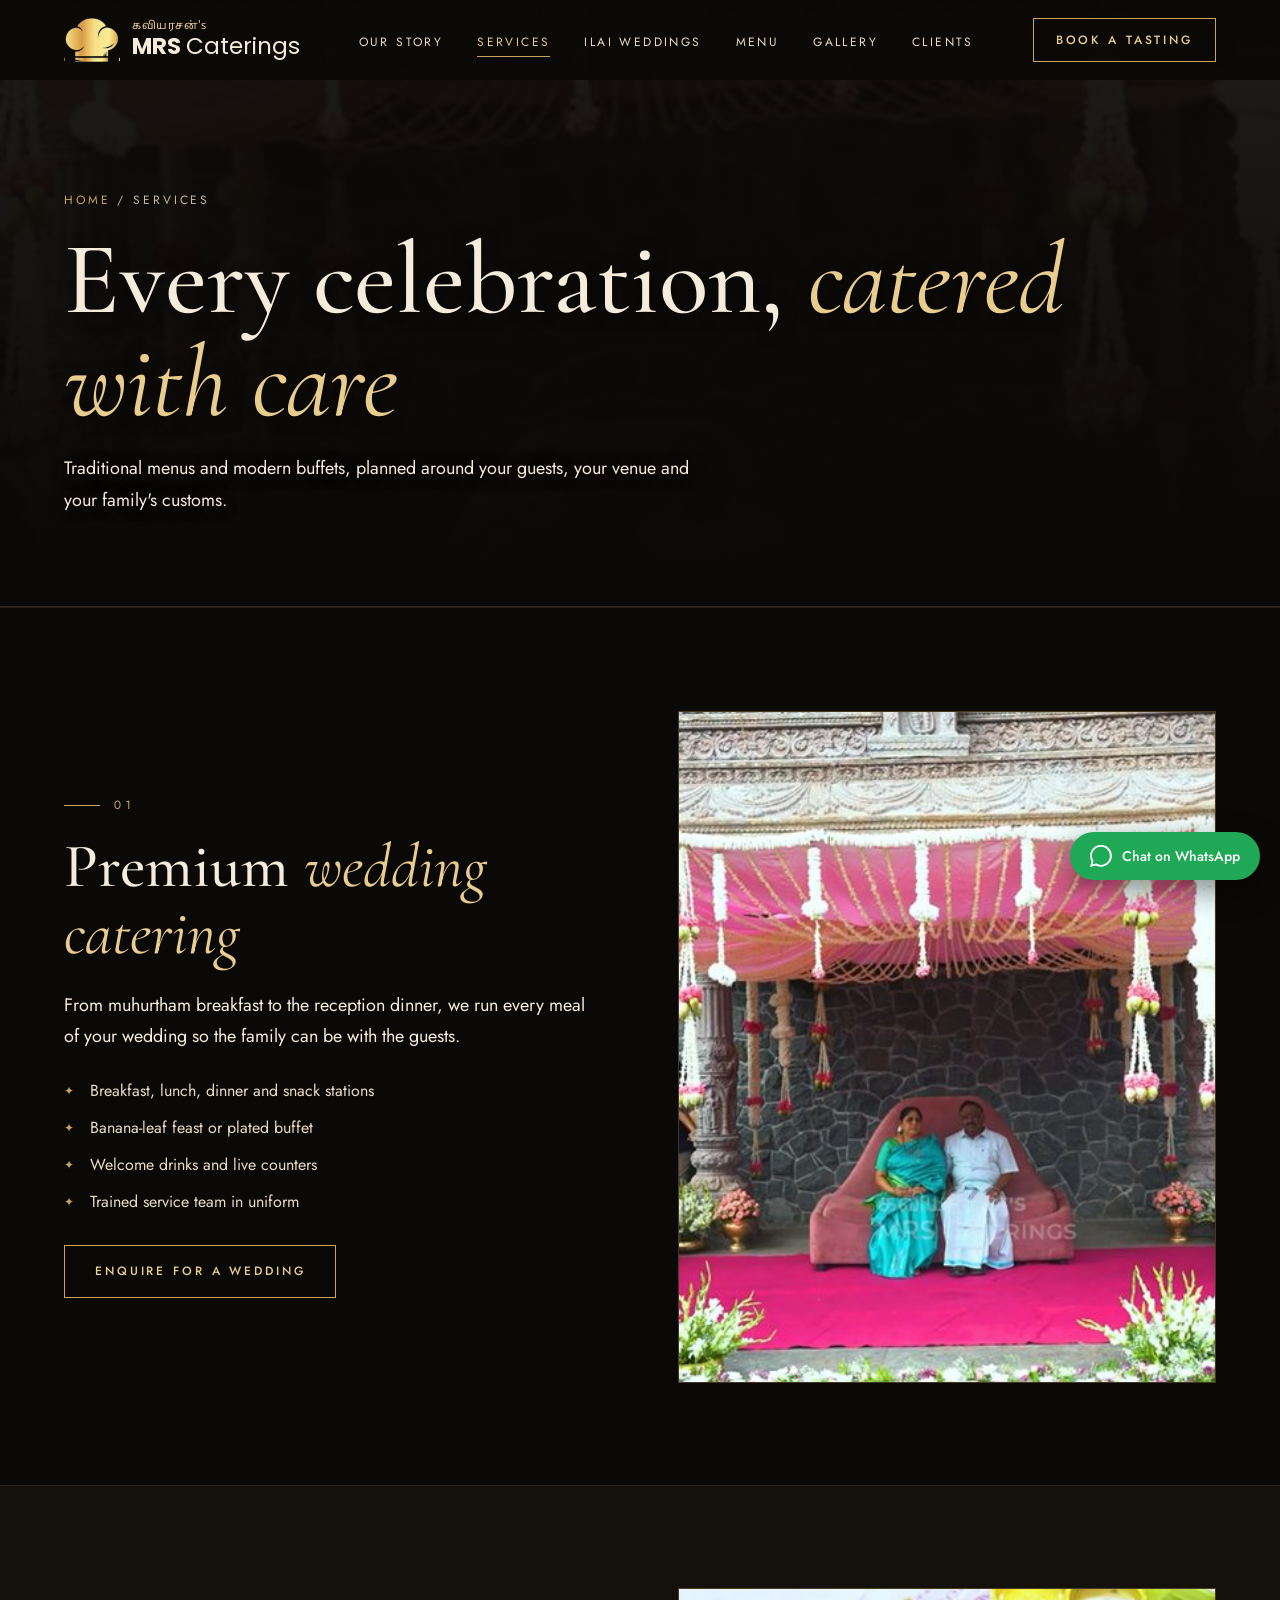
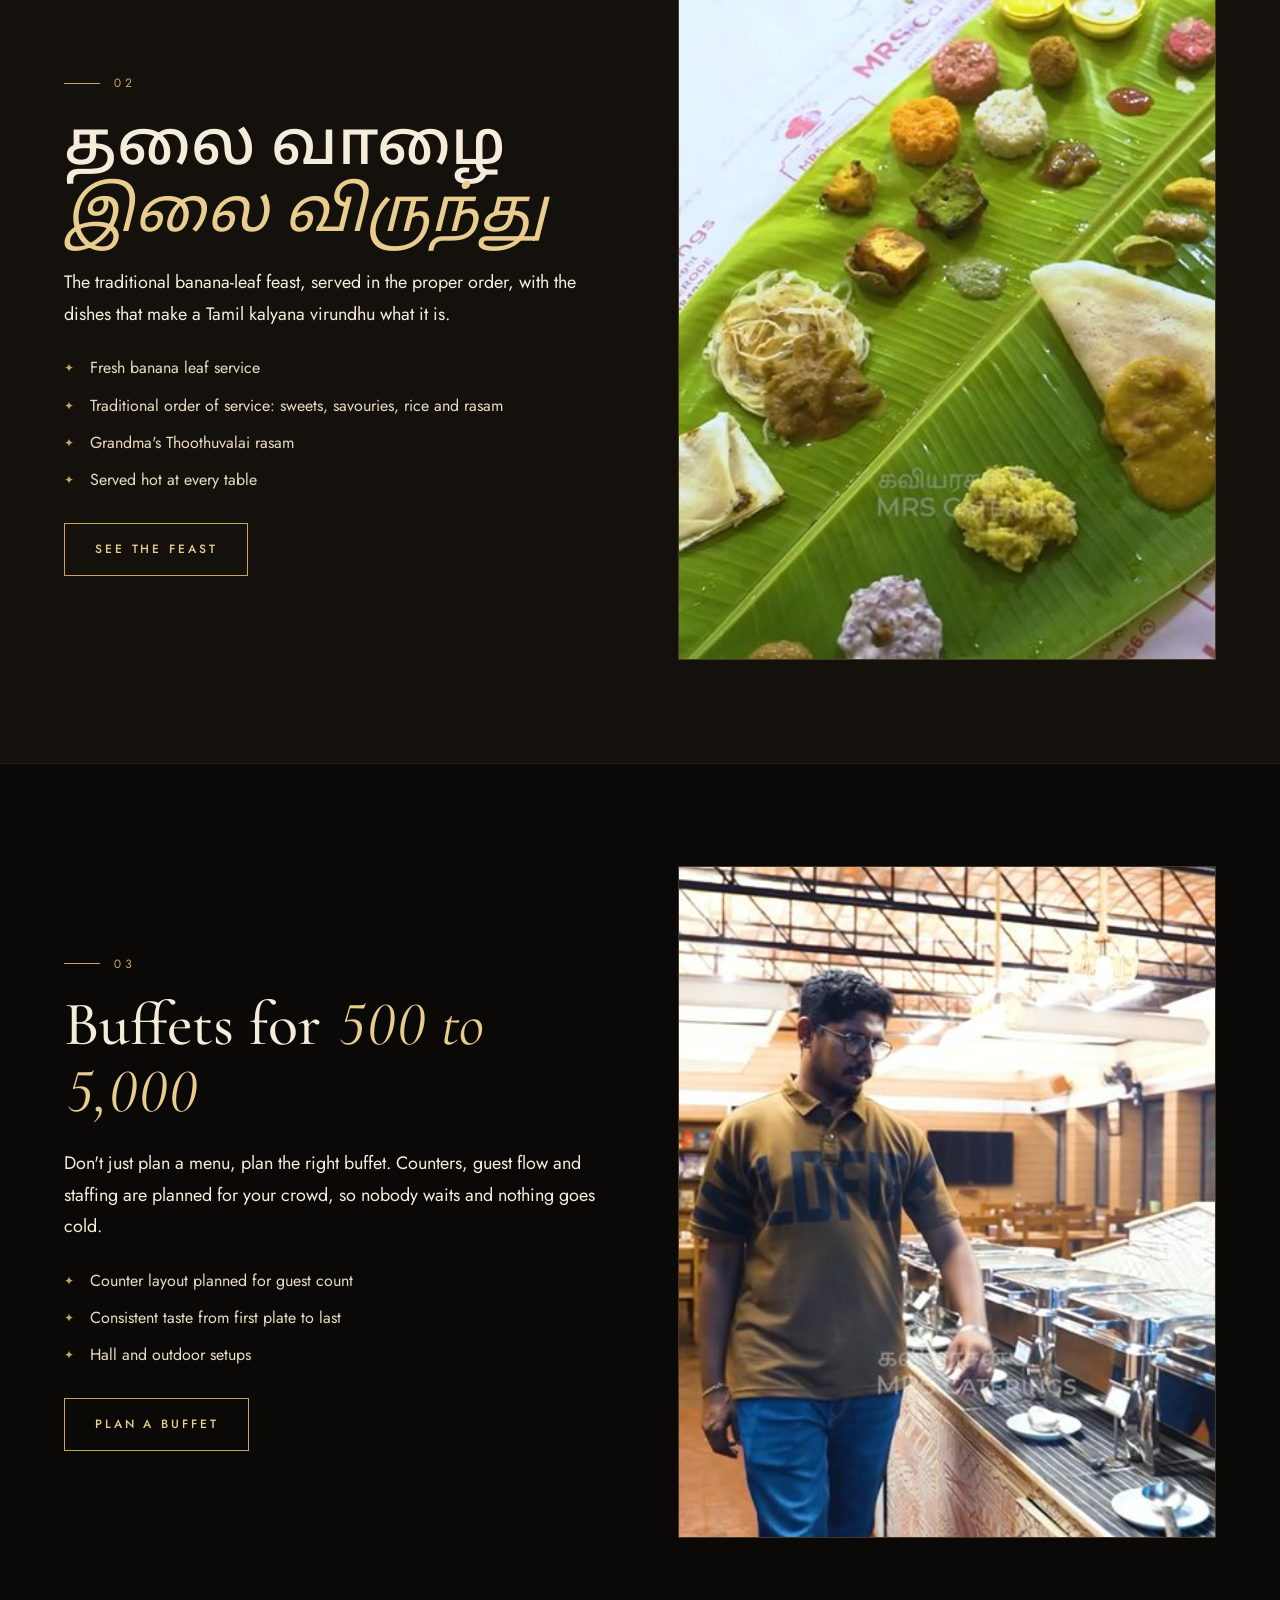
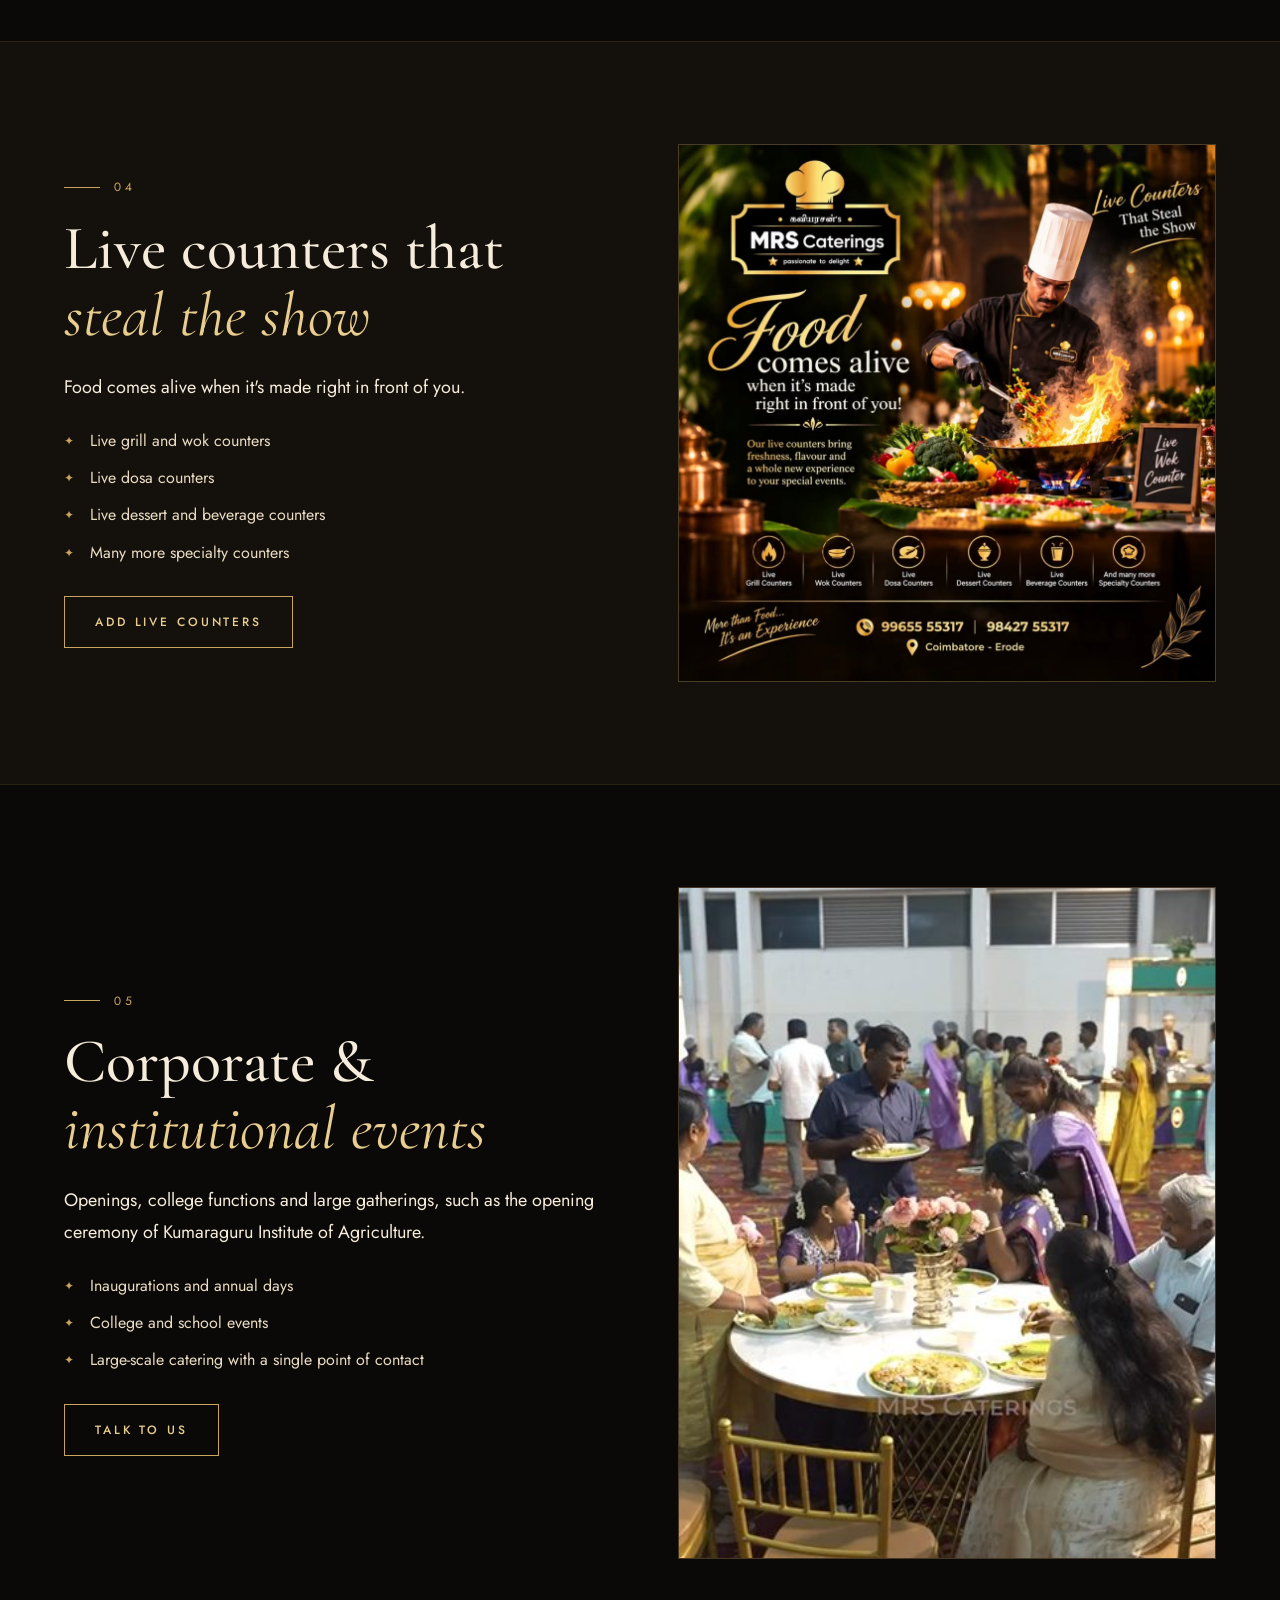
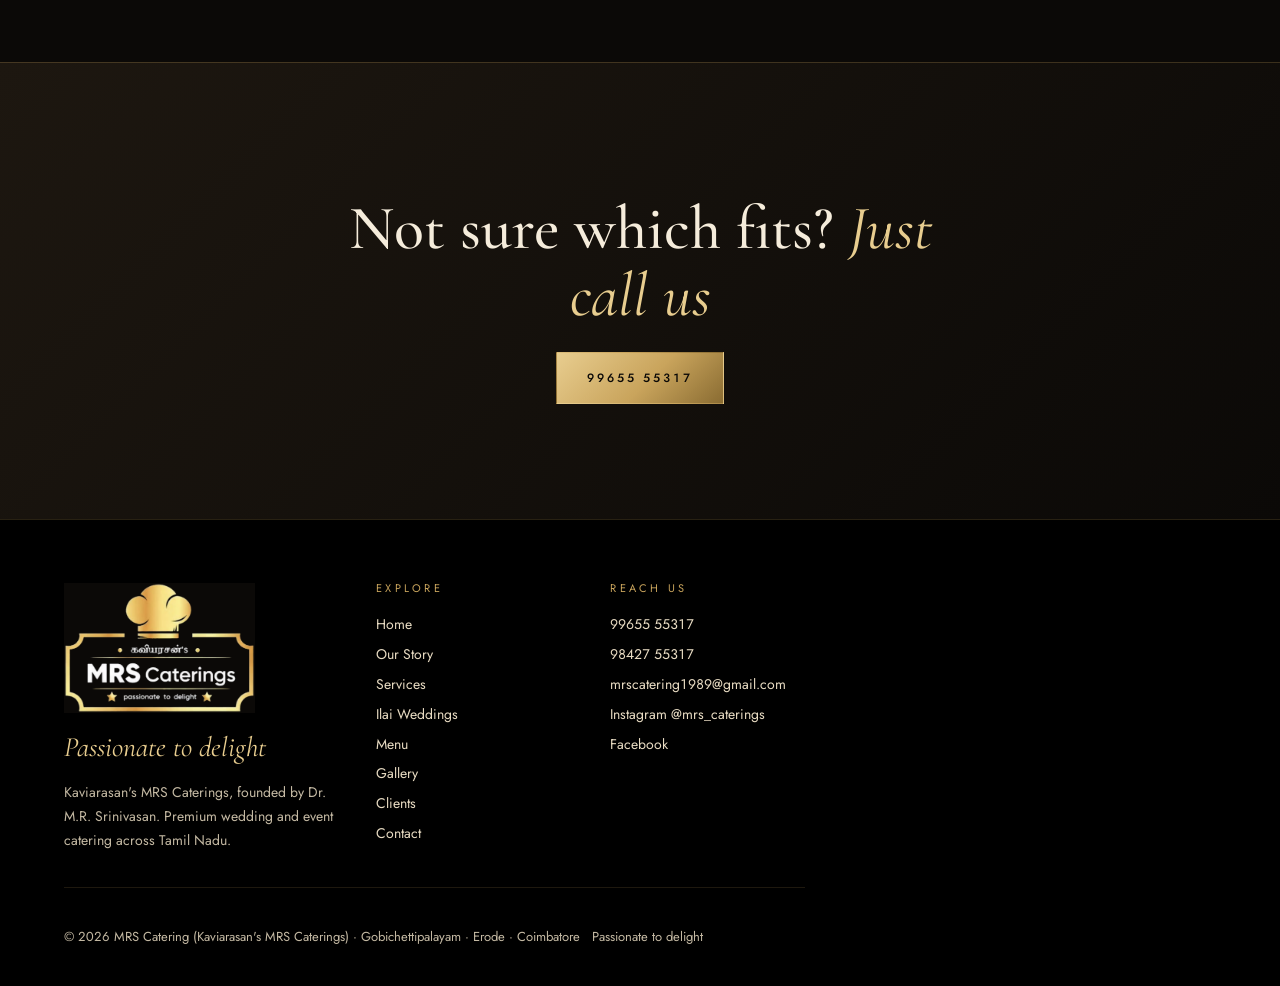
<file: services.html>
<!doctype html>
<html lang="en"><head>
<meta charset="utf-8"><meta name="viewport" content="width=device-width, initial-scale=1">
<title>Services | MRS Caterings</title>
<meta name="description" content="Premium wedding catering, banana-leaf feasts, buffets for 500 to 5,000 guests, live counters and corporate catering across Tamil Nadu.">
<link rel="preconnect" href="https://fonts.googleapis.com"><link rel="preconnect" href="https://fonts.gstatic.com" crossorigin>
<link href="https://fonts.googleapis.com/css2?family=Cormorant+Garamond:ital,wght@0,400;0,500;0,600;1,400;1,500&family=Jost:wght@300;400;500&family=Noto+Sans+Tamil:wght@400;500;600&display=swap" rel="stylesheet">
<link rel="stylesheet" href="css/site.css">
</head><body>
<div id="site-header"></div>

<section class="page-hero">
  <div class="bg" style="background-image:url(assets/poster/r01.jpg)"></div>
  <div class="wrap">
    <div class="crumbs"><a href="index.html">Home</a> / Services</div>
    <h1>Every celebration, <em>catered with care</em></h1>
    <p class="lead">Traditional menus and modern buffets, planned around your guests, your venue and your family's customs.</p>
  </div>
</section>

<section class="svc" id="wedding">
  <div class="wrap sub-grid">
    <div class="rv"><div class="eyebrow">01</div><h2 class="title">Premium <em>wedding catering</em></h2>
      <p class="lead">From muhurtham breakfast to the reception dinner, we run every meal of your wedding so the family can be with the guests.</p>
      <ul><li>Breakfast, lunch, dinner and snack stations</li><li>Banana-leaf feast or plated buffet</li><li>Welcome drinks and live counters</li><li>Trained service team in uniform</li></ul>
      <a class="btn" style="margin-top:30px" href="contact.html">Enquire for a wedding</a></div>
    <div class="media rv"><img src="assets/poster/r01.jpg" alt="Wedding venue" loading="lazy"></div>
  </div>
</section>

<section class="svc" id="feast">
  <div class="wrap sub-grid rev">
    <div class="rv"><div class="eyebrow">02</div><h2 class="title tm">தலை வாழை <em>இலை விருந்து</em></h2>
      <p class="lead">The traditional banana-leaf feast, served in the proper order, with the dishes that make a Tamil kalyana virundhu what it is.</p>
      <ul><li>Fresh banana leaf service</li><li>Traditional order of service: sweets, savouries, rice and rasam</li><li>Grandma's Thoothuvalai rasam</li><li>Served hot at every table</li></ul>
      <a class="btn" style="margin-top:30px" href="gallery.html">See the feast</a></div>
    <div class="media rv"><img src="assets/poster/r26.jpg" alt="Banana leaf feast" loading="lazy"></div>
  </div>
</section>

<section class="svc" id="buffet">
  <div class="wrap sub-grid">
    <div class="rv"><div class="eyebrow">03</div><h2 class="title">Buffets for <em>500 to 5,000</em></h2>
      <p class="lead">Don't just plan a menu, plan the right buffet. Counters, guest flow and staffing are planned for your crowd, so nobody waits and nothing goes cold.</p>
      <ul><li>Counter layout planned for guest count</li><li>Consistent taste from first plate to last</li><li>Hall and outdoor setups</li></ul>
      <a class="btn" style="margin-top:30px" href="contact.html">Plan a buffet</a></div>
    <div class="media rv"><img src="assets/poster/r00.jpg" alt="Buffet counters" loading="lazy"></div>
  </div>
</section>

<section class="svc" id="live">
  <div class="wrap sub-grid rev">
    <div class="rv"><div class="eyebrow">04</div><h2 class="title">Live counters that <em>steal the show</em></h2>
      <p class="lead">Food comes alive when it's made right in front of you.</p>
      <ul><li>Live grill and wok counters</li><li>Live dosa counters</li><li>Live dessert and beverage counters</li><li>Many more specialty counters</li></ul>
      <a class="btn" style="margin-top:30px" href="contact.html">Add live counters</a></div>
    <div class="media rv"><img src="assets/img/live-counters.jpg" alt="Live wok counter" loading="lazy" style="aspect-ratio:1/1"></div>
  </div>
</section>

<section class="svc" id="corporate">
  <div class="wrap sub-grid">
    <div class="rv"><div class="eyebrow">05</div><h2 class="title">Corporate &amp; <em>institutional events</em></h2>
      <p class="lead">Openings, college functions and large gatherings, such as the opening ceremony of Kumaraguru Institute of Agriculture.</p>
      <ul><li>Inaugurations and annual days</li><li>College and school events</li><li>Large-scale catering with a single point of contact</li></ul>
      <a class="btn" style="margin-top:30px" href="contact.html">Talk to us</a></div>
    <div class="media rv"><img src="assets/poster/r09.jpg" alt="Banquet hall" loading="lazy"></div>
  </div>
</section>

<section class="cta-band"><div class="wrap rv">
  <h2 class="title">Not sure which fits? <em>Just call us</em></h2>
  <a class="btn solid" href="tel:+919965555317">99655 55317</a>
</div></section>

<div id="site-footer"></div>
<script src="js/site.js"></script>
</body></html>
</file>
<file: css/site.css>
:root{color-scheme:dark;
  --ink:#0b0907; --ink-2:#14100b; --ink-3:#1d1710;
  --gold:#c9a45c; --gold-hi:#e8cd8f; --gold-lo:#8a6c32;
  --cream:#f5ecdb; --cream-2:#e9dcc3; --mute:#a99d88;
  --serif:'Cormorant Garamond','Noto Sans Tamil',Georgia,serif;
  --sans:'Jost','Noto Sans Tamil',system-ui,sans-serif;
  --gutter:clamp(20px,5vw,72px);
}
*{box-sizing:border-box;margin:0;padding:0}
html{scroll-behavior:smooth;scroll-padding-top:70px}
body{background:var(--ink);color:var(--cream);font-family:var(--sans);font-weight:300;line-height:1.7;-webkit-font-smoothing:antialiased;overflow-x:hidden}
img,video{display:block;max-width:100%}
a{color:inherit;text-decoration:none}
.tm{font-family:'Noto Sans Tamil',var(--sans)}
.wrap{max-width:1280px;margin:0 auto;padding:0 var(--gutter)}
.eyebrow{font-size:12px;letter-spacing:.32em;text-transform:uppercase;color:var(--gold);display:flex;align-items:center;gap:14px}
.eyebrow::before{content:"";width:36px;height:1px;background:var(--gold)}
h2.title{font-family:var(--serif);font-weight:500;font-size:clamp(34px,5vw,62px);line-height:1.08;margin:18px 0 22px;color:var(--cream)}
h2.title em{color:var(--gold-hi);font-style:italic;font-weight:400}
.lead{color:var(--cream-2);opacity:.82;max-width:58ch;font-size:17px}
section{padding:clamp(72px,10vw,140px) 0;position:relative}
.btn{display:inline-flex;align-items:center;gap:10px;padding:15px 30px;font-size:12px;letter-spacing:.24em;text-transform:uppercase;font-weight:500;border:1px solid var(--gold);color:var(--gold-hi);transition:.35s;cursor:pointer;background:none;font-family:var(--sans)}
.btn:hover{background:var(--gold);color:var(--ink)}
.btn.solid{background:linear-gradient(135deg,var(--gold-hi),var(--gold) 55%,var(--gold-lo));color:var(--ink);border-color:transparent}
.btn.solid:hover{filter:brightness(1.1)}

/* NAV */
header{position:fixed;inset:0 0 auto;z-index:50;transition:.4s;padding:18px 0}
header.scrolled{background:rgba(11,9,7,.88);backdrop-filter:blur(14px);padding:10px 0;border-bottom:1px solid rgba(201,164,92,.18)}
.nav{display:flex;align-items:center;justify-content:space-between;gap:24px}
.brand{display:flex;flex-direction:column;line-height:1}
.brand b{font-family:var(--serif);font-size:26px;font-weight:600;letter-spacing:.04em;color:var(--gold-hi)}
.brand span{white-space:nowrap;font-size:9px;letter-spacing:.34em;text-transform:uppercase;color:var(--mute);margin-top:5px}
nav ul{display:flex;gap:34px;list-style:none}
nav a{white-space:nowrap;font-size:12px;letter-spacing:.2em;text-transform:uppercase;color:var(--cream-2);position:relative;padding:6px 0}
nav a::after{content:"";position:absolute;left:0;bottom:0;width:0;height:1px;background:var(--gold);transition:.3s}
nav a:hover::after{width:100%}
.burger{display:none;background:none;border:0;width:40px;height:40px;cursor:pointer;position:relative}
.burger i,.burger::before,.burger::after{content:"";position:absolute;left:8px;right:8px;height:1px;background:var(--gold-hi);transition:.3s}
.burger::before{top:14px}.burger i{top:20px}.burger::after{top:26px}
.hdr-cta{padding:11px 22px}

/* HERO */
.hero{min-height:100svh;display:flex;align-items:flex-end;padding:0;overflow:hidden}
.hero video,.hero .shade{position:absolute;inset:0;width:100%;height:100%}
.hero video{object-fit:cover;filter:saturate(1.05)}
.hero .shade{background:linear-gradient(180deg,rgba(11,9,7,.72) 0%,rgba(11,9,7,.25) 38%,rgba(11,9,7,.82) 82%,var(--ink) 100%),radial-gradient(70% 60% at 25% 85%,rgba(11,9,7,.7),transparent)}
.hero-in{position:relative;z-index:2;padding:160px var(--gutter) 90px;width:100%}
.hero .kav{font-family:var(--serif);font-style:italic;font-size:clamp(20px,2.4vw,30px);color:var(--gold-hi);margin-bottom:6px}
.hero h1{font-family:var(--serif);font-weight:500;font-size:clamp(52px,10vw,148px);line-height:.92;letter-spacing:-.01em}
.hero h1 span{display:block;font-style:italic;font-weight:400;color:var(--gold-hi);font-size:.52em;letter-spacing:.01em;margin-top:.15em}
.hero p{max-width:52ch;margin:30px 0 40px;font-size:18px;color:var(--cream-2)}
.hero .row{display:flex;gap:16px;flex-wrap:wrap}
.scroll-cue{position:absolute;right:var(--gutter);bottom:90px;z-index:2;writing-mode:vertical-rl;font-size:11px;letter-spacing:.4em;text-transform:uppercase;color:var(--mute);display:flex;align-items:center;gap:14px}
.scroll-cue::after{content:"";width:1px;height:70px;background:linear-gradient(var(--gold),transparent)}

/* STATS */
.stats{padding:0;background:var(--ink-2);border-block:1px solid rgba(201,164,92,.2)}
.stats .grid{display:grid;grid-template-columns:repeat(4,1fr)}
.stat{padding:44px 20px;text-align:center;border-right:1px solid rgba(201,164,92,.14)}
.stat:last-child{border:0}
.stat b{display:block;font-family:var(--serif);font-weight:500;font-size:clamp(38px,5vw,64px);color:var(--gold-hi);line-height:1}
.stat span{font-size:11px;letter-spacing:.26em;text-transform:uppercase;color:var(--mute);display:block;margin-top:12px}

/* ABOUT */
.about .grid{display:grid;grid-template-columns:1.05fr 1fr;gap:clamp(40px,7vw,110px);align-items:center}
.frame{position:relative}
.frame img{width:100%;aspect-ratio:4/5;object-fit:cover}
.frame::before{content:"";position:absolute;inset:-16px 16px 16px -16px;border:1px solid var(--gold);z-index:-1;opacity:.55}
.frame .tag{position:absolute;right:-18px;bottom:36px;background:var(--ink);border:1px solid var(--gold);padding:18px 24px;max-width:240px}
.frame .tag b{font-family:var(--serif);font-size:30px;color:var(--gold-hi);display:block;line-height:1.1}
.frame .tag span{font-size:11px;letter-spacing:.22em;text-transform:uppercase;color:var(--mute)}
.about p+p{margin-top:18px}
.vals{display:grid;grid-template-columns:repeat(3,1fr);gap:20px;margin-top:40px;padding-top:34px;border-top:1px solid rgba(201,164,92,.25)}
.vals h4{font-family:var(--serif);font-size:22px;font-weight:500;color:var(--gold-hi)}
.vals p{font-size:14px;margin-top:6px!important;opacity:.75}

/* SERVICES */
.services{background:var(--ink-2)}
.head{display:flex;justify-content:space-between;align-items:flex-end;gap:30px;flex-wrap:wrap;margin-bottom:56px}
.cards{display:grid;grid-template-columns:repeat(3,1fr);gap:22px}
.card{position:relative;aspect-ratio:3/4;overflow:hidden;background:#000;cursor:default}
.card img{position:absolute;inset:0;width:100%;height:100%;object-fit:cover;transition:transform 1.2s cubic-bezier(.2,.7,.2,1),opacity .5s;opacity:.8}
.card:hover img{transform:scale(1.07);opacity:1}
.card::after{content:"";position:absolute;inset:0;background:linear-gradient(180deg,transparent 35%,rgba(11,9,7,.94))}
.card .tx{position:absolute;z-index:2;left:28px;right:28px;bottom:28px}
.card .no{font-family:var(--serif);font-style:italic;color:var(--gold);font-size:18px}
.card h3{font-family:var(--serif);font-weight:500;font-size:30px;line-height:1.1;margin:6px 0 10px}
.card p{font-size:14.5px;color:var(--cream-2);opacity:.82}
.card h3.tm{font-size:24px;line-height:1.35}
.card.wide{grid-column:span 2;aspect-ratio:auto;min-height:420px}

/* LIVE COUNTERS */
.live .grid{display:grid;grid-template-columns:1fr 1fr;gap:clamp(36px,6vw,90px);align-items:center}
.live .poster img{width:100%;aspect-ratio:1/1;object-fit:cover;box-shadow:0 40px 90px -30px rgba(201,164,92,.35);border:1px solid rgba(201,164,92,.35)}
.counters{display:grid;grid-template-columns:repeat(2,1fr);gap:0;margin-top:36px;border:1px solid rgba(201,164,92,.25)}
.counters li{list-style:none;padding:20px 22px;border:1px solid rgba(201,164,92,.14);display:flex;gap:14px;align-items:center;font-family:var(--serif);font-size:21px}
.counters li::before{content:"✦";color:var(--gold);font-size:13px}

/* SIGNATURE (banana leaf) */
.sig{background:linear-gradient(180deg,var(--ink),#0e130b 50%,var(--ink));overflow:hidden}
.sig .grid{display:grid;grid-template-columns:repeat(12,1fr);gap:14px;margin-top:56px}
.sig figure{position:relative;overflow:hidden;background:#000}
.sig figure img,.sig figure video{width:100%;height:100%;object-fit:cover;transition:transform 1s}
.sig figure:hover img{transform:scale(1.06)}
.sig figcaption{position:absolute;left:0;right:0;bottom:0;padding:50px 18px 16px;background:linear-gradient(transparent,rgba(0,0,0,.85));font-family:var(--serif);font-size:20px}
.sig .a{grid-column:span 5;grid-row:span 2;min-height:560px}
.sig .b,.sig .c{grid-column:span 3;min-height:272px}
.sig .d{grid-column:span 4;min-height:272px}
.sig .e{grid-column:span 3;min-height:272px}
.sig .f{grid-column:span 4;min-height:272px}
.tamil-q{font-family:'Noto Sans Tamil',var(--serif);font-size:clamp(22px,3vw,38px);color:var(--gold-hi);margin-top:14px;font-weight:500;line-height:1.5}

/* REELS */
.reels{background:var(--ink-2)}
.filters{display:flex;gap:10px;flex-wrap:wrap;margin-bottom:34px}
.filters button{background:none;border:1px solid rgba(201,164,92,.3);color:var(--cream-2);padding:9px 20px;font:400 12px var(--sans);letter-spacing:.2em;text-transform:uppercase;cursor:pointer;transition:.3s}
.filters button.on,.filters button:hover{background:var(--gold);color:var(--ink);border-color:var(--gold)}
.rail{display:flex;gap:18px;overflow-x:auto;scroll-snap-type:x mandatory;padding:4px var(--gutter) 22px;margin:0 calc(var(--gutter)*-1);scrollbar-width:thin;scrollbar-color:var(--gold-lo) transparent}
.reel{flex:0 0 clamp(190px,22vw,260px);aspect-ratio:9/16;position:relative;overflow:hidden;scroll-snap-align:start;cursor:pointer;background:#000;border:1px solid rgba(201,164,92,.18)}
.reel img{width:100%;height:100%;object-fit:cover;transition:.8s}
.reel:hover img{transform:scale(1.06)}
.reel::after{content:"";position:absolute;inset:0;background:linear-gradient(transparent 55%,rgba(0,0,0,.8))}
.reel .pl{position:absolute;z-index:2;left:50%;top:50%;width:54px;height:54px;margin:-27px;border:1px solid var(--gold-hi);border-radius:50%;background:rgba(11,9,7,.5);backdrop-filter:blur(4px);display:grid;place-items:center;transition:.3s}
.reel:hover .pl{background:var(--gold)}
.reel .pl::before{content:"";border-left:13px solid var(--gold-hi);border-block:8px solid transparent;margin-left:4px}
.reel:hover .pl::before{border-left-color:var(--ink)}
.reel span{position:absolute;z-index:2;left:14px;right:14px;bottom:12px;font-family:var(--serif);font-size:18px;line-height:1.2}
.reel.hide{display:none}

/* TESTIMONIALS */
.voices .cards{grid-template-columns:repeat(3,1fr)}
.voices .reel{flex:none;width:100%}
.voices .rowv{display:grid;grid-template-columns:repeat(3,1fr);gap:22px;margin-top:50px}
.voices .rowv .reel{max-height:560px;aspect-ratio:9/14}
.quote{font-family:var(--serif);font-style:italic;font-size:clamp(24px,3.2vw,40px);line-height:1.3;color:var(--cream);max-width:26ch}
.quote cite{display:block;font:300 12px var(--sans);letter-spacing:.28em;text-transform:uppercase;color:var(--gold);margin-top:22px;font-style:normal}

/* FOUNDER */
.founder{background:var(--ink-2)}
.founder .grid{display:grid;grid-template-columns:1fr 1fr;gap:clamp(30px,5vw,70px);align-items:center}
.founder .pics{display:grid;grid-template-columns:1fr 1fr;gap:16px}
.founder .pics img{width:100%;height:100%;object-fit:cover;border:1px solid rgba(201,164,92,.3)}
.founder .pics img:first-child{aspect-ratio:4/5}
.founder .pics img:last-child{aspect-ratio:1/1;align-self:end}

/* AREA */
.area{text-align:center}
.cities{display:flex;justify-content:center;gap:clamp(22px,5vw,70px);flex-wrap:wrap;margin:46px 0 26px}
.cities div{font-family:var(--serif);font-size:clamp(34px,6vw,76px);font-weight:400;line-height:1;position:relative}
.cities div+div::before{content:"";position:absolute;left:calc(clamp(22px,5vw,70px) / -2);top:20%;bottom:20%;width:1px;background:var(--gold-lo)}
.area .lead{margin:0 auto}

/* CONTACT */
.contact{background:linear-gradient(180deg,var(--ink-2),#000)}
.contact .grid{display:grid;grid-template-columns:1.1fr 1fr;gap:clamp(36px,6vw,90px)}
.ways a.big{display:block;font-family:var(--serif);font-size:clamp(34px,5vw,62px);color:var(--gold-hi);line-height:1.15;transition:.3s}
.ways a.big:hover{color:var(--cream)}
.ways dl{margin-top:34px;display:grid;gap:22px}
.ways dt{font-size:11px;letter-spacing:.3em;text-transform:uppercase;color:var(--mute)}
.ways dd{font-size:18px;color:var(--cream)}
form{display:grid;gap:18px;border:1px solid rgba(201,164,92,.3);padding:clamp(24px,4vw,44px);background:rgba(255,255,255,.02)}
form h3{font-family:var(--serif);font-weight:500;font-size:30px}
label{font-size:11px;letter-spacing:.26em;text-transform:uppercase;color:var(--mute);display:grid;gap:8px}
input,select,textarea{background:transparent;border:0;border-bottom:1px solid rgba(201,164,92,.4);color:var(--cream);font:300 17px var(--sans);padding:8px 0;outline:0;border-radius:0}
select option{background:var(--ink);color:var(--cream)}
input:focus,select:focus,textarea:focus{border-color:var(--gold-hi)}
.two{display:grid;grid-template-columns:1fr 1fr;gap:18px}
footer{padding:38px 0;border-top:1px solid rgba(201,164,92,.2);font-size:13px;color:var(--mute);background:#000}
footer .wrap{display:flex;justify-content:space-between;flex-wrap:wrap;gap:12px}
.wa{position:fixed;right:20px;bottom:20px;z-index:60;display:flex;align-items:center;gap:10px;background:#1fa855;color:#fff;padding:13px 20px;border-radius:40px;font:500 14px var(--sans);box-shadow:0 10px 30px rgba(0,0,0,.45);transition:.3s}
.wa:hover{transform:translateY(-3px)}

/* MODAL */
.modal{position:fixed;inset:0;z-index:100;background:rgba(0,0,0,.92);display:none;align-items:center;justify-content:center;padding:20px}
.modal.on{display:flex}
.modal video{max-height:92vh;max-width:min(92vw,520px);width:auto;border:1px solid rgba(201,164,92,.4);background:#000}
.modal button{position:absolute;top:18px;right:22px;background:none;border:0;color:var(--cream);font-size:38px;cursor:pointer;line-height:1}

.rv{opacity:0;transform:translateY(34px);transition:opacity 1s,transform 1s cubic-bezier(.2,.7,.2,1)}
.rv.in{opacity:1;transform:none}
@media (prefers-reduced-motion:reduce){.rv{opacity:1;transform:none;transition:none}html{scroll-behavior:auto}}

@media (max-width:1180px){nav ul{gap:22px}nav a{letter-spacing:.14em}.hdr-cta{display:none}}
@media (max-width:980px){
  nav{position:fixed;inset:0 0 0 auto;width:min(82vw,340px);background:var(--ink);padding:100px 34px;transform:translateX(100%);transition:.4s;border-left:1px solid rgba(201,164,92,.25)}
  nav.open{transform:none}
  nav ul{flex-direction:column;gap:22px}
  .burger{display:block;z-index:3}.hdr-cta{display:none}
  .stats .grid{grid-template-columns:repeat(2,1fr)}.stat:nth-child(2){border-right:0}.stat:nth-child(-n+2){border-bottom:1px solid rgba(201,164,92,.14)}
  .about .grid,.live .grid,.founder .grid,.contact .grid{grid-template-columns:1fr}
  .cards,.voices .rowv{grid-template-columns:1fr 1fr}.card.wide{grid-column:span 2}
  .sig .a{grid-column:span 12;min-height:420px;grid-row:auto}.sig .b,.sig .c,.sig .e{grid-column:span 6}.sig .d,.sig .f{grid-column:span 6}
  .scroll-cue{display:none}
  .frame .tag{right:8px}
}
@media (max-width:620px){
  .cards,.voices .rowv{grid-template-columns:1fr}.card.wide{grid-column:auto;min-height:0;aspect-ratio:3/4}
  .vals,.two,.counters{grid-template-columns:1fr}
  .sig .b,.sig .c,.sig .d,.sig .e,.sig .f{grid-column:span 12}
  .wa span{display:none}.wa{padding:14px}
}

/* ---- multi-page additions ---- */
.page-hero{padding:190px 0 90px;position:relative;overflow:hidden;border-bottom:1px solid rgba(201,164,92,.18)}
.page-hero .bg{position:absolute;inset:0;background-size:cover;background-position:center;opacity:.28;filter:saturate(.9)}
.page-hero::after{content:"";position:absolute;inset:0;background:linear-gradient(180deg,rgba(11,9,7,.55),var(--ink))}
.page-hero .wrap{position:relative;z-index:2}
.page-hero h1{font-family:var(--serif);font-weight:500;font-size:clamp(44px,8vw,104px);line-height:1;margin:18px 0 20px}
.page-hero h1 em{color:var(--gold-hi);font-weight:400}
.crumbs{font-size:12px;letter-spacing:.24em;text-transform:uppercase;color:var(--mute)}
.crumbs a{color:var(--gold)}
nav a.act{color:var(--gold-hi)}nav a.act::after{width:100%}
.dd{position:relative}
.sub-grid{display:grid;grid-template-columns:1fr 1fr;gap:clamp(36px,6vw,90px);align-items:center}
.sub-grid.rev .media{order:2}
.media img,.media video{width:100%;aspect-ratio:4/5;object-fit:cover;border:1px solid rgba(201,164,92,.3)}
.svc{padding:clamp(60px,8vw,110px) 0;border-top:1px solid rgba(201,164,92,.14)}
.svc:nth-child(even){background:var(--ink-2)}
.svc ul{list-style:none;margin-top:24px;display:grid;gap:10px}
.svc li{padding-left:26px;position:relative;color:var(--cream-2)}
.svc li::before{content:"✦";position:absolute;left:0;color:var(--gold);font-size:12px;top:4px}
.menu-tabs{display:flex;gap:10px;flex-wrap:wrap;margin-bottom:40px}
.menu-tabs button{background:none;border:1px solid rgba(201,164,92,.3);color:var(--cream-2);padding:10px 22px;font:400 12px var(--sans);letter-spacing:.2em;text-transform:uppercase;cursor:pointer;transition:.3s}
.menu-tabs button.on,.menu-tabs button:hover{background:var(--gold);color:var(--ink);border-color:var(--gold)}
.menu-panel{display:none;grid-template-columns:1.2fr 1fr;gap:clamp(30px,5vw,70px);align-items:start}
.menu-panel.on{display:grid}
.dish{display:flex;gap:16px;align-items:baseline;padding:16px 0;border-bottom:1px dashed rgba(201,164,92,.25);font-family:var(--serif);font-size:24px}
.dish small{font:300 14px var(--sans);color:var(--mute);margin-left:auto;text-align:right}
.menu-panel .pics{display:grid;gap:14px}
.menu-panel .pics img{width:100%;aspect-ratio:4/3;object-fit:cover;border:1px solid rgba(201,164,92,.3)}
.note{font-size:14px;color:var(--mute);margin-top:26px;font-style:italic}
.stories{display:flex;gap:22px;overflow-x:auto;padding:6px 2px 24px;margin-bottom:38px;scrollbar-width:none}
.story{flex:0 0 auto;text-align:center;cursor:pointer;width:92px}
.story .ring{width:84px;height:84px;border-radius:50%;padding:3px;background:conic-gradient(var(--gold-hi),var(--gold-lo),var(--gold-hi));margin:0 auto}
.story .ring img{width:100%;height:100%;border-radius:50%;object-fit:cover;border:3px solid var(--ink)}
.story span{font-size:11px;letter-spacing:.14em;text-transform:uppercase;color:var(--mute);margin-top:8px;display:block}
.feed-grid{display:grid;grid-template-columns:repeat(auto-fill,minmax(220px,1fr));gap:16px}
.feed-grid .reel{flex:none;width:100%}
.feed-meta{font-size:12px;letter-spacing:.2em;text-transform:uppercase;color:var(--mute);margin:-18px 0 26px}
.feed-meta b{color:var(--gold)}
.badge{position:absolute;z-index:2;top:12px;right:12px;font-size:10px;letter-spacing:.2em;text-transform:uppercase;background:rgba(11,9,7,.7);border:1px solid var(--gold-lo);color:var(--gold-hi);padding:3px 9px}
.tl{display:grid;gap:0;margin-top:44px;border-left:1px solid var(--gold-lo)}
.tl div{padding:0 0 38px 34px;position:relative}
.tl div::before{content:"";position:absolute;left:-6px;top:8px;width:11px;height:11px;border-radius:50%;background:var(--gold)}
.tl b{font-family:var(--serif);font-size:30px;color:var(--gold-hi);font-weight:500;display:block}
.cta-band{text-align:center;padding:clamp(70px,9vw,120px) 0;background:linear-gradient(135deg,#1d1710,#0b0907);border-top:1px solid rgba(201,164,92,.25)}
.cta-band .title{max-width:20ch;margin-inline:auto}
.map{width:100%;height:320px;border:1px solid rgba(201,164,92,.3);filter:grayscale(.7) contrast(1.05);margin-top:34px}
.foot-grid{display:grid;grid-template-columns:1.4fr 1fr 1fr;gap:40px;padding-bottom:34px;margin-bottom:26px;border-bottom:1px solid rgba(201,164,92,.15)}
.foot-grid h5{font:400 11px var(--sans);letter-spacing:.3em;text-transform:uppercase;color:var(--gold);margin-bottom:14px}
.foot-grid a{display:block;color:var(--cream-2);padding:3px 0;font-size:14px}
.foot-grid a:hover{color:var(--gold-hi)}
@media (max-width:980px){.sub-grid,.menu-panel.on,.foot-grid{grid-template-columns:1fr}.sub-grid.rev .media{order:0}.page-hero{padding:150px 0 60px}}
.m-only{display:none}
@media (max-width:980px){.m-only{display:list-item}}

.menu-panel .mcols{display:grid;grid-template-columns:repeat(auto-fill,minmax(250px,1fr));gap:34px 40px}
.mgroup h4{font-family:var(--serif);font-weight:500;font-size:24px;color:var(--gold-hi);border-bottom:1px solid rgba(201,164,92,.3);padding-bottom:8px;margin-bottom:12px}
.mgroup li{list-style:none;padding:5px 0 5px 18px;position:relative;font-size:15.5px;color:var(--cream-2)}
.mgroup li::before{content:"";position:absolute;left:0;top:15px;width:7px;height:1px;background:var(--gold)}
.menu-panel{grid-template-columns:1fr}
.menu-panel .pics{grid-template-columns:1fr 1fr;margin-top:30px}
.menu-panel .pics img{aspect-ratio:16/9}
@media (max-width:620px){.menu-panel .pics{grid-template-columns:1fr}}

/* lining, tabular numerals so digits sit on one baseline */
body{font-variant-numeric:lining-nums tabular-nums;font-feature-settings:"lnum" 1,"tnum" 1}
.stat b,.ways a.big,.tl b,.brand b{font-variant-numeric:lining-nums proportional-nums;font-feature-settings:"lnum" 1,"pnum" 1}

/* logo in header and footer; header stays solid dark so the logo plate blends in */
header{background:linear-gradient(180deg,rgba(11,9,7,.97),rgba(11,9,7,.9))}
.brand img{height:62px;width:auto;display:block;transition:height .3s}
header.scrolled .brand img{height:46px}
footer .brand img{height:96px}
@media (max-width:620px){.brand img{height:50px}header.scrolled .brand img{height:42px}}

.hosted{display:grid;grid-template-columns:repeat(auto-fill,minmax(260px,1fr));gap:0;border:1px solid rgba(201,164,92,.25)}
.hosted div{padding:28px 26px;border:1px solid rgba(201,164,92,.14)}
.hosted b{display:block;font-family:var(--serif);font-weight:500;font-size:24px;line-height:1.2;color:var(--cream)}
.hosted span{display:block;margin-top:8px;font-size:12px;letter-spacing:.2em;text-transform:uppercase;color:var(--gold)}

/* header lockup: chef-hat mark + live text, crisp at any size */
.brand.lock{flex-direction:row;align-items:center;gap:12px}
.brand.lock img{height:44px;width:auto}
.brand.lock span{display:flex;flex-direction:column;line-height:1.05}
.brand.lock i{font-style:normal;font-size:11px;color:var(--gold-hi);letter-spacing:.04em}
.brand.lock b{font-family:var(--serif);font-weight:600;font-size:26px;letter-spacing:.03em;color:var(--cream);margin-top:2px}
header.scrolled .brand.lock img{height:36px}
footer .brand img{height:130px}
@media (max-width:620px){.brand.lock img{height:36px}.brand.lock b{font-size:22px}}
.brand.lock span{text-transform:none;letter-spacing:0;margin-top:0;font-size:inherit;color:inherit;white-space:nowrap}

/* header name set in the logo's own style: MRS bold, Caterings regular */
.brand.lock .nm{display:flex;flex-direction:row;align-items:baseline;gap:.28em;margin-top:2px}
.brand.lock .nm b,.brand.lock .nm em{font-family:'Poppins','Jost',system-ui,sans-serif;font-style:normal;font-size:23px;letter-spacing:0;line-height:1.1;color:var(--cream);margin:0}
.brand.lock .nm b{font-weight:700}
.brand.lock .nm em{font-weight:400}
@media (max-width:620px){.brand.lock .nm b,.brand.lock .nm em{font-size:18px}}

.ih{display:grid;grid-template-columns:1.3fr 1fr;gap:clamp(24px,5vw,70px);align-items:center}
.ilai-seal svg{width:100%;max-width:380px;height:auto;display:block;margin-left:auto}
.pm{display:grid;grid-template-columns:minmax(0,.8fr) 1.2fr;gap:clamp(24px,5vw,60px);padding:46px 0;border-top:1px solid rgba(201,164,92,.18);align-items:start}
.pm img{width:100%;aspect-ratio:3/4;object-fit:cover;border:1px solid rgba(201,164,92,.3)}
.pm h3{font-family:var(--serif);font-weight:500;font-size:clamp(28px,3.4vw,42px);margin:8px 0 10px}
.dl{list-style:none;margin-top:20px;columns:2;column-gap:36px}
.dl li{padding:6px 0 6px 18px;position:relative;break-inside:avoid;font-size:15.5px;color:var(--cream-2)}
.dl li::before{content:"";position:absolute;left:0;top:17px;width:7px;height:1px;background:var(--gold)}
.incs{display:grid;grid-template-columns:repeat(auto-fill,minmax(260px,1fr));border:1px solid rgba(201,164,92,.25)}
.inc{padding:28px 26px;border:1px solid rgba(201,164,92,.14)}
.inc b{font-family:var(--serif);font-weight:500;font-size:24px;color:var(--gold-hi)}
.inc p{margin-top:8px;font-size:15px;color:var(--cream-2);opacity:.85}
.steps{list-style:none;display:grid;grid-template-columns:repeat(4,1fr);gap:22px}
.steps li span{font-family:var(--serif);font-size:44px;color:var(--gold);line-height:1;display:block}
.steps li b{display:block;font-family:var(--serif);font-weight:500;font-size:24px;margin:10px 0 6px}
.steps li p{font-size:15px;color:var(--cream-2);opacity:.85}
.band-ilai{display:grid;grid-template-columns:minmax(0,300px) 1fr;gap:clamp(24px,5vw,70px);align-items:center}
.band-ilai svg{width:100%;height:auto;display:block}
@media (max-width:980px){.ih,.pm,.band-ilai{grid-template-columns:1fr}.ilai-seal svg{margin:0;max-width:300px}.steps{grid-template-columns:1fr 1fr}.pm img{aspect-ratio:16/10}.band-ilai svg{max-width:260px}}
@media (max-width:620px){.dl{columns:1}.steps{grid-template-columns:1fr}}

/* ---- readability pass ---- */
/* 1. body text: regular weight, full opacity, slightly larger, brighter muted tone */
:root{--mute:#c4b9a3}
body{font-weight:400}
.lead{font-size:18px;line-height:1.75;opacity:1;color:var(--cream);font-weight:400}
.card p,.inc p,.steps li p,.opt p,.mgroup li,.dl li,.vals p,.hero p,.founder .lead{opacity:1;font-weight:400;color:var(--cream)}
.vals p,.inc p,.steps li p,.card p{font-size:15.5px;line-height:1.65}
.ways dd,.dish small,.note,.stat span,.tag2,.crumbs{color:var(--mute)}
/* 2. text over video and photos: darker scrim on the text side plus a soft shadow */
.hero .shade{background:linear-gradient(90deg,rgba(11,9,7,.9) 0%,rgba(11,9,7,.68) 42%,rgba(11,9,7,.3) 100%),linear-gradient(180deg,rgba(11,9,7,.65) 0%,rgba(11,9,7,.15) 38%,rgba(11,9,7,.88) 84%,var(--ink) 100%)}
.hero p,.hero h1,.hero .kav{text-shadow:0 2px 18px rgba(0,0,0,.55)}
.page-hero .bg{opacity:.18}
.page-hero p,.page-hero h1{text-shadow:0 2px 16px rgba(0,0,0,.5)}
.card::after{background:linear-gradient(180deg,transparent 12%,rgba(11,9,7,.8) 52%,rgba(11,9,7,.97))}
.card img{opacity:.7}
.card:hover img{opacity:.95}
.card h3,.card p,.card .no{text-shadow:0 1px 10px rgba(0,0,0,.75)}
.sig figcaption,.reel span{text-shadow:0 1px 8px rgba(0,0,0,.85)}
.sig figcaption{background:linear-gradient(transparent,rgba(0,0,0,.92))}
.reel::after{background:linear-gradient(transparent 45%,rgba(0,0,0,.88))}

.founder .pics .kv{position:relative;margin:0}
.founder .pics .kv img{width:100%;height:100%;aspect-ratio:4/5;object-fit:cover;object-position:center 20%;border:1px solid rgba(201,164,92,.3)}
.founder .pics .kv figcaption{position:absolute;left:0;right:0;bottom:0;padding:44px 18px 16px;background:linear-gradient(transparent,rgba(11,9,7,.92));display:flex;flex-direction:column}
.kv figcaption b{font-family:var(--serif);font-weight:500;font-size:26px;color:var(--cream)}
.kv figcaption span{font-size:11px;letter-spacing:.24em;text-transform:uppercase;color:var(--gold-hi)}

/* tagline: "Passionate to delight" */
.hero-tag{margin-bottom:18px;font-size:13px;letter-spacing:.34em;color:var(--gold-hi)}
.tagline{padding:clamp(70px,9vw,120px) 0;text-align:center;background:var(--ink-2);border-block:1px solid rgba(201,164,92,.2)}
.tagline .tq{font-family:var(--serif);font-weight:500;font-size:clamp(44px,8vw,104px);line-height:1.02;margin:18px 0 22px;color:var(--cream)}
.tagline .tq em{color:var(--gold-hi);font-weight:400}
.tagline .lead{margin:0 auto;max-width:54ch}
.ft-tag{font-family:var(--serif);font-style:italic;font-size:28px;line-height:1.1;color:var(--gold-hi);margin-top:16px}
.hero-tag{letter-spacing:.26em;line-height:1.5}
.hero h1{margin-top:4px}
@media (max-width:620px){.hero-tag{letter-spacing:.18em;font-size:12px}}
</file>
